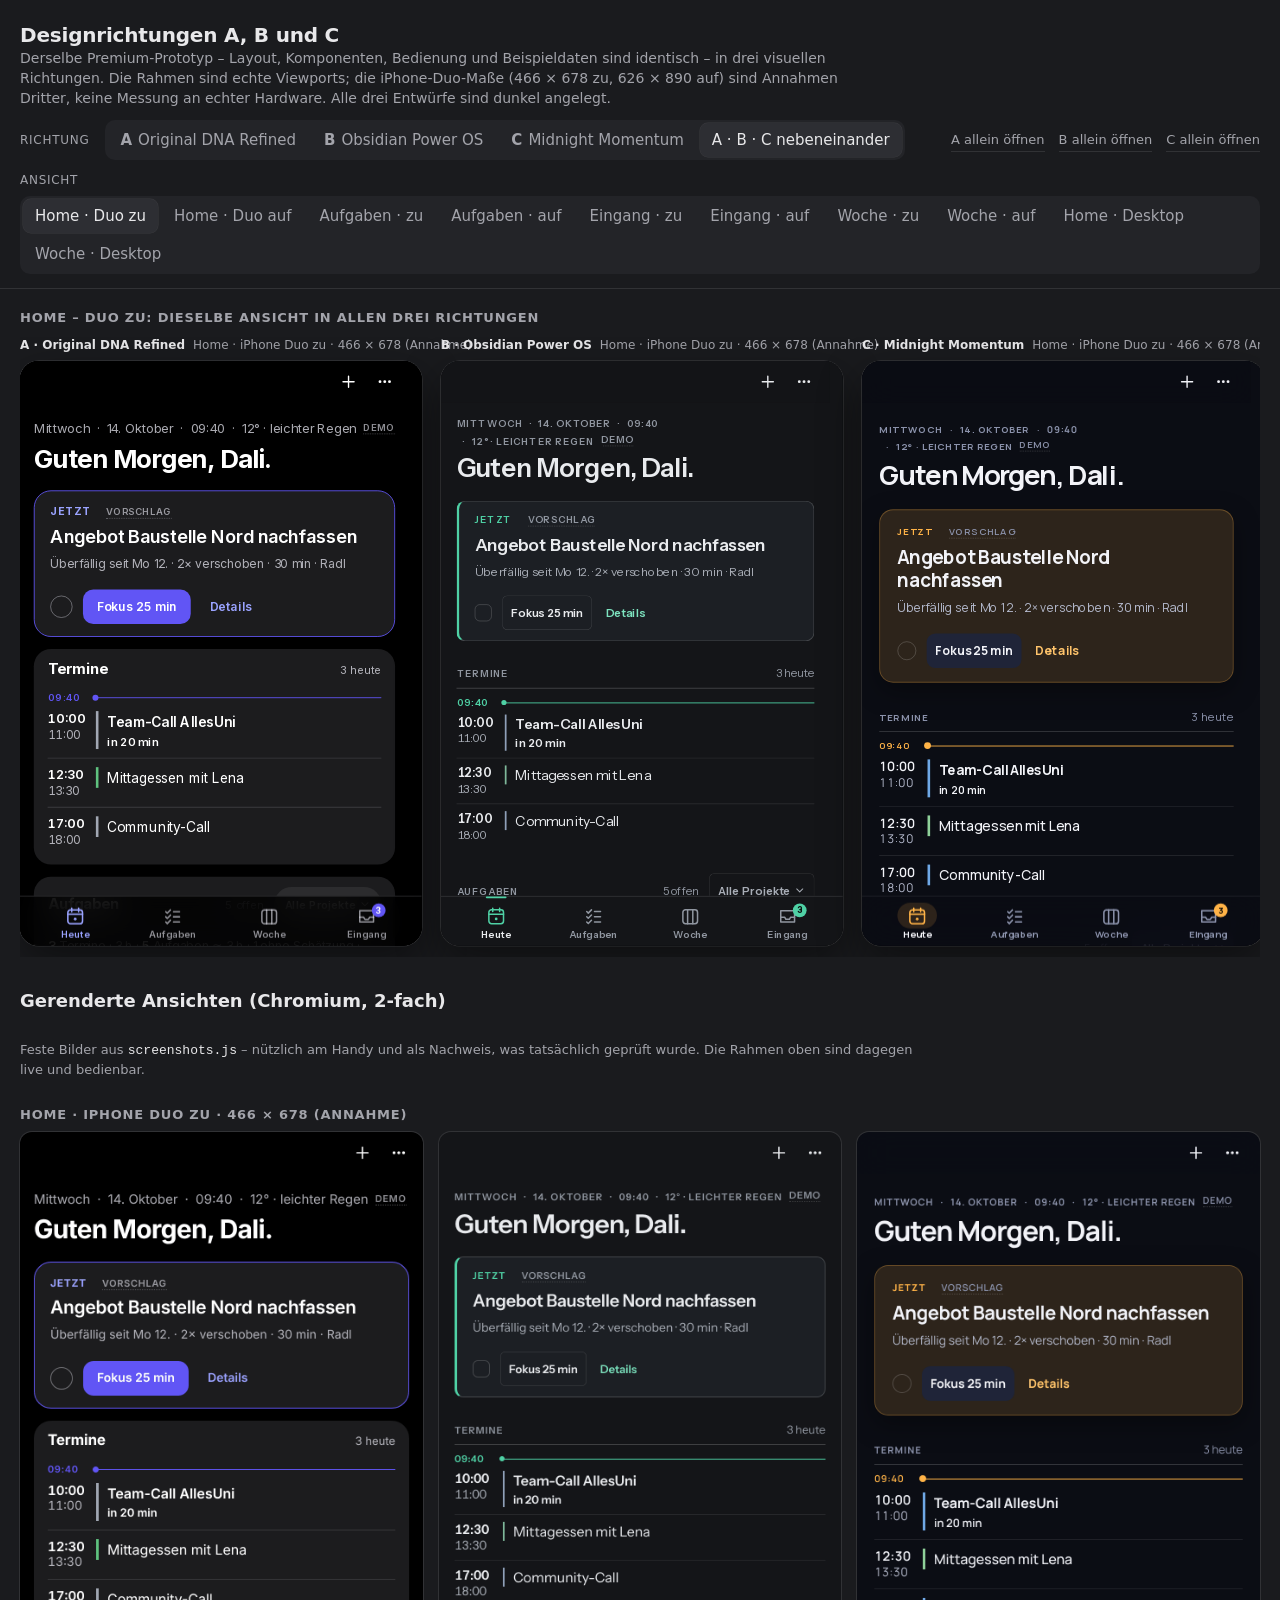
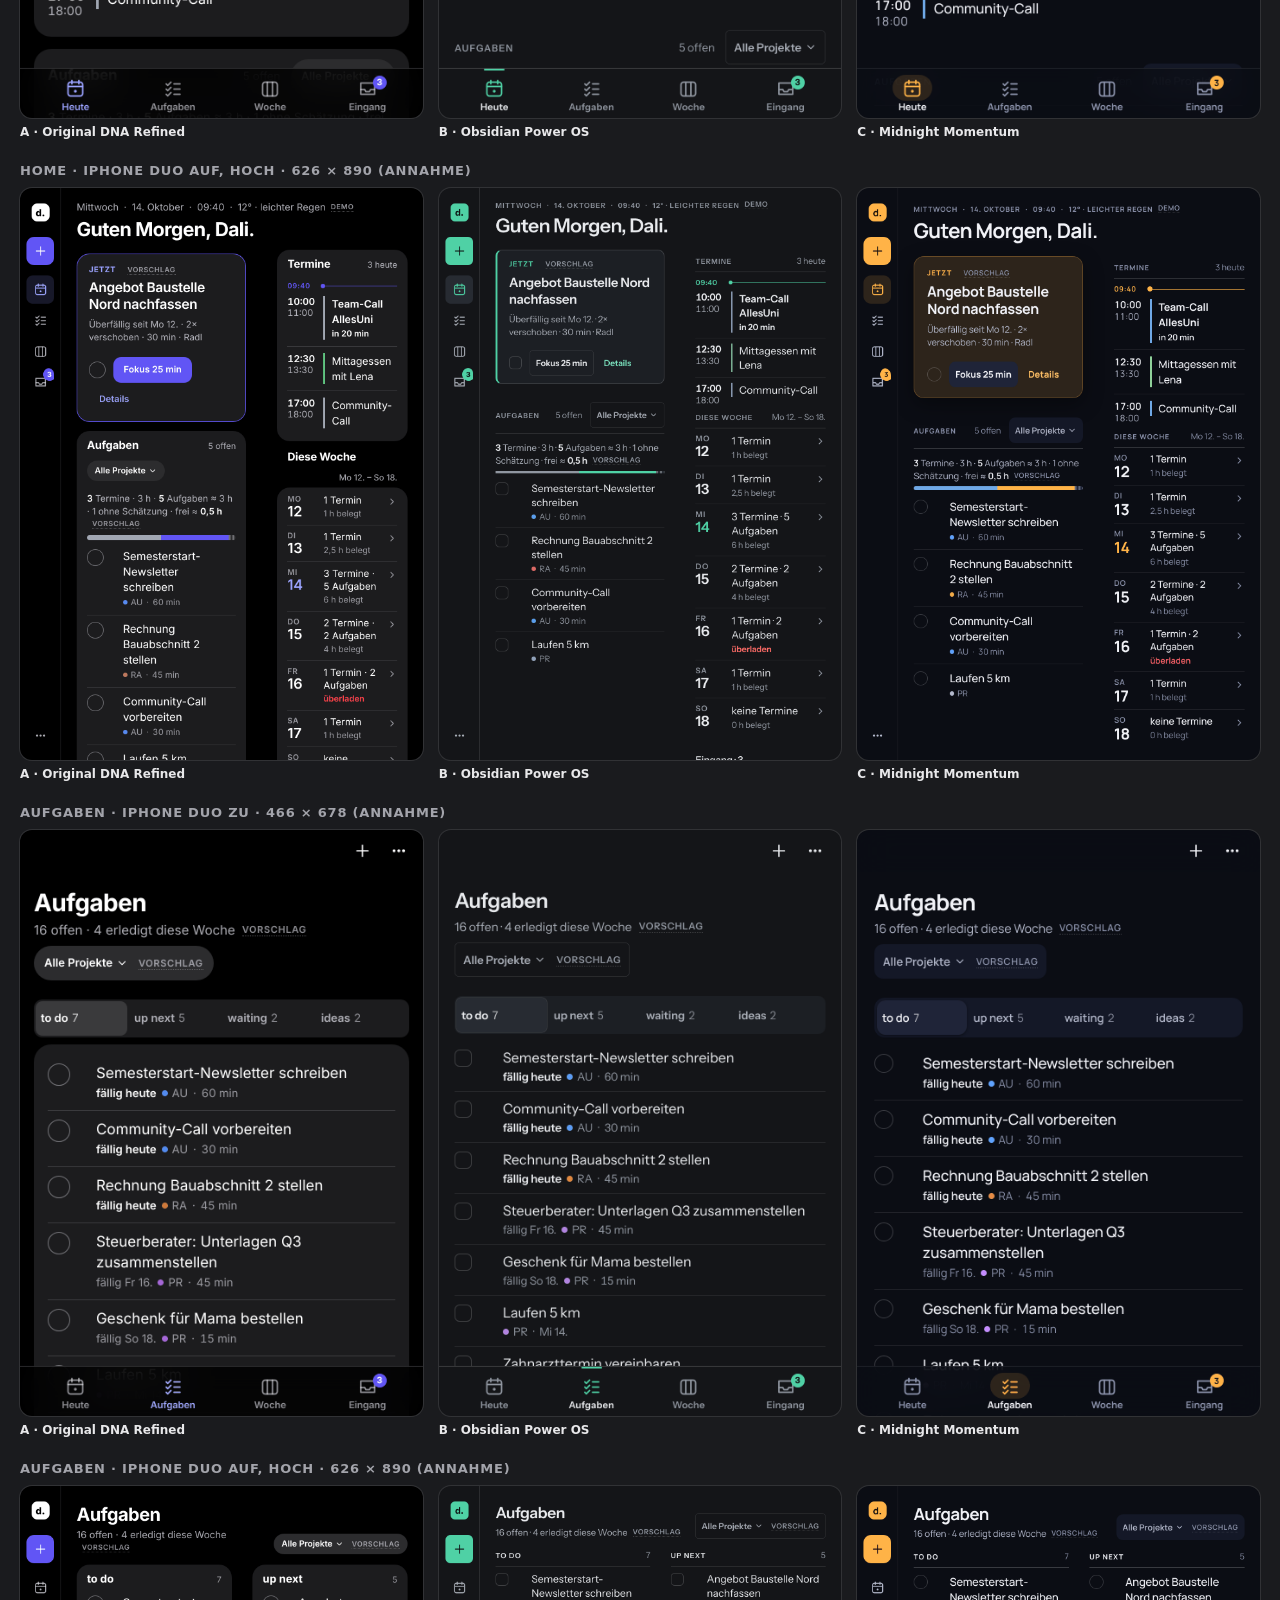
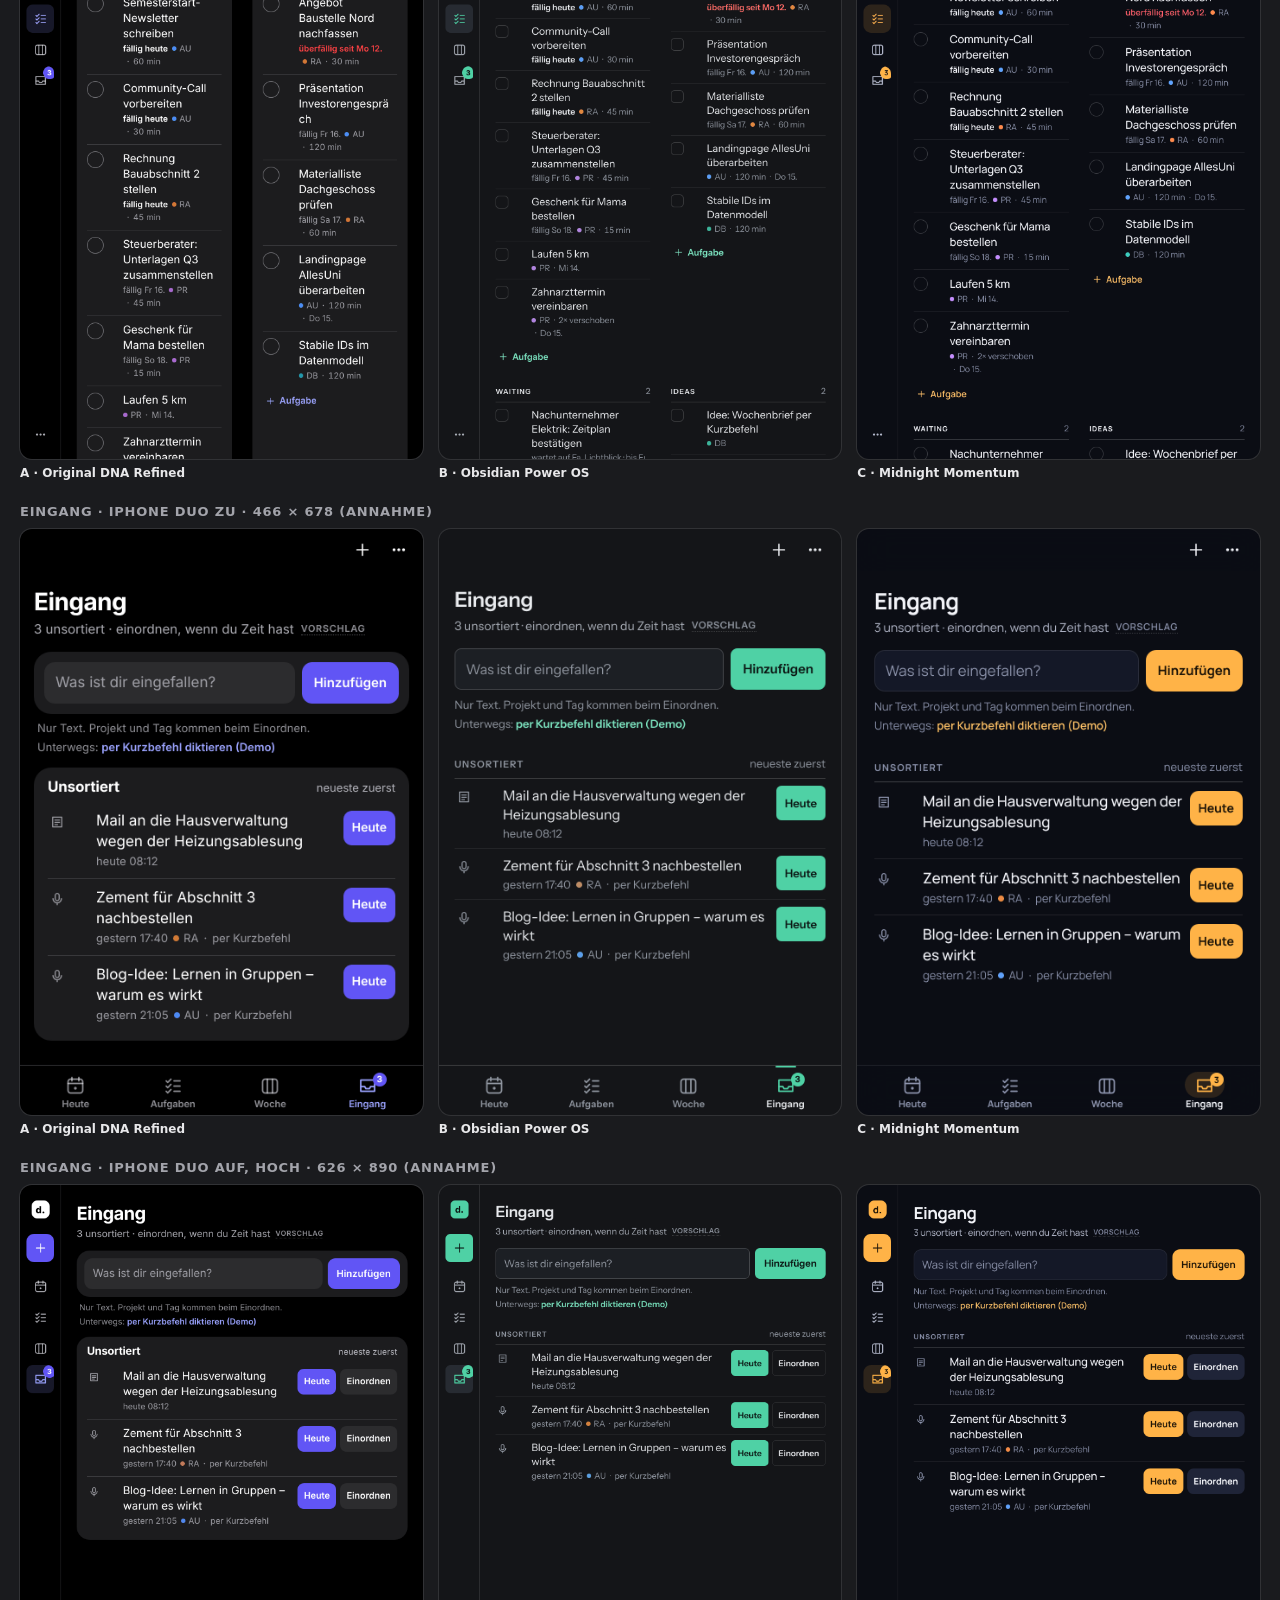
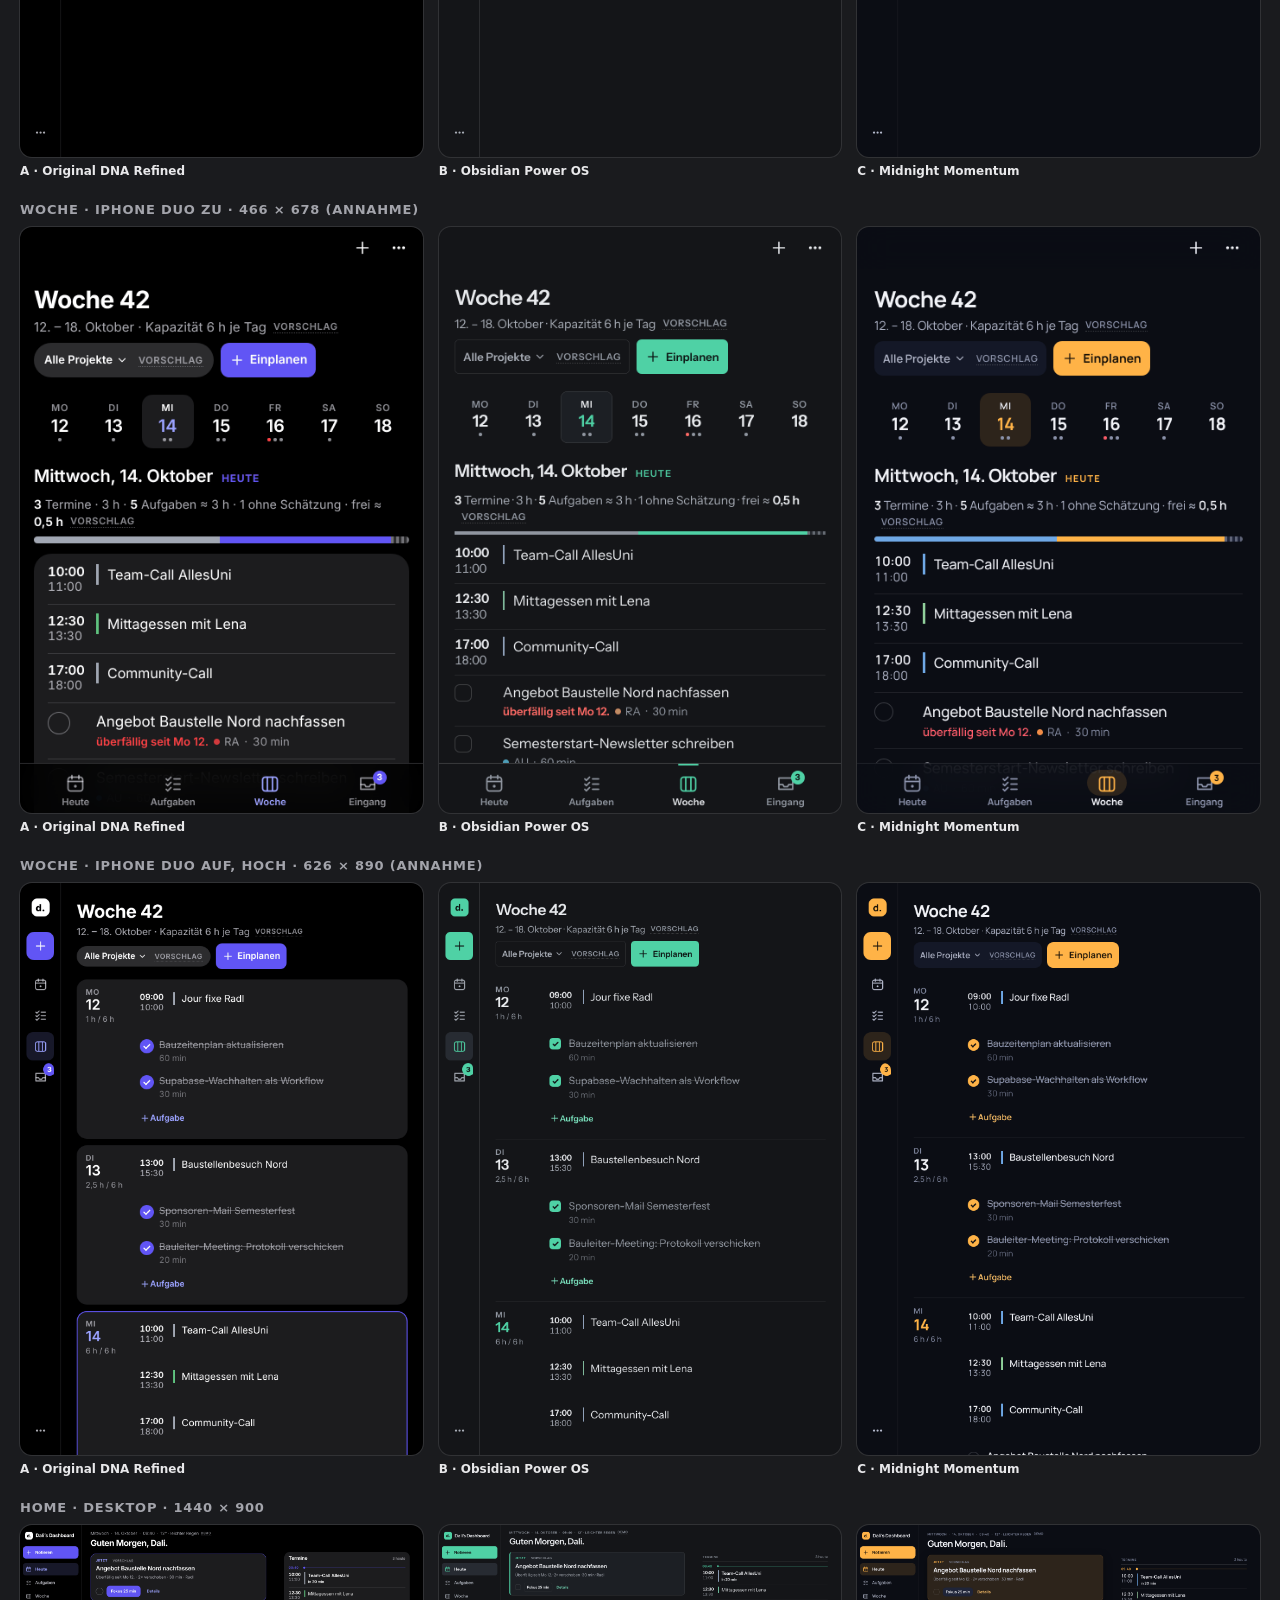
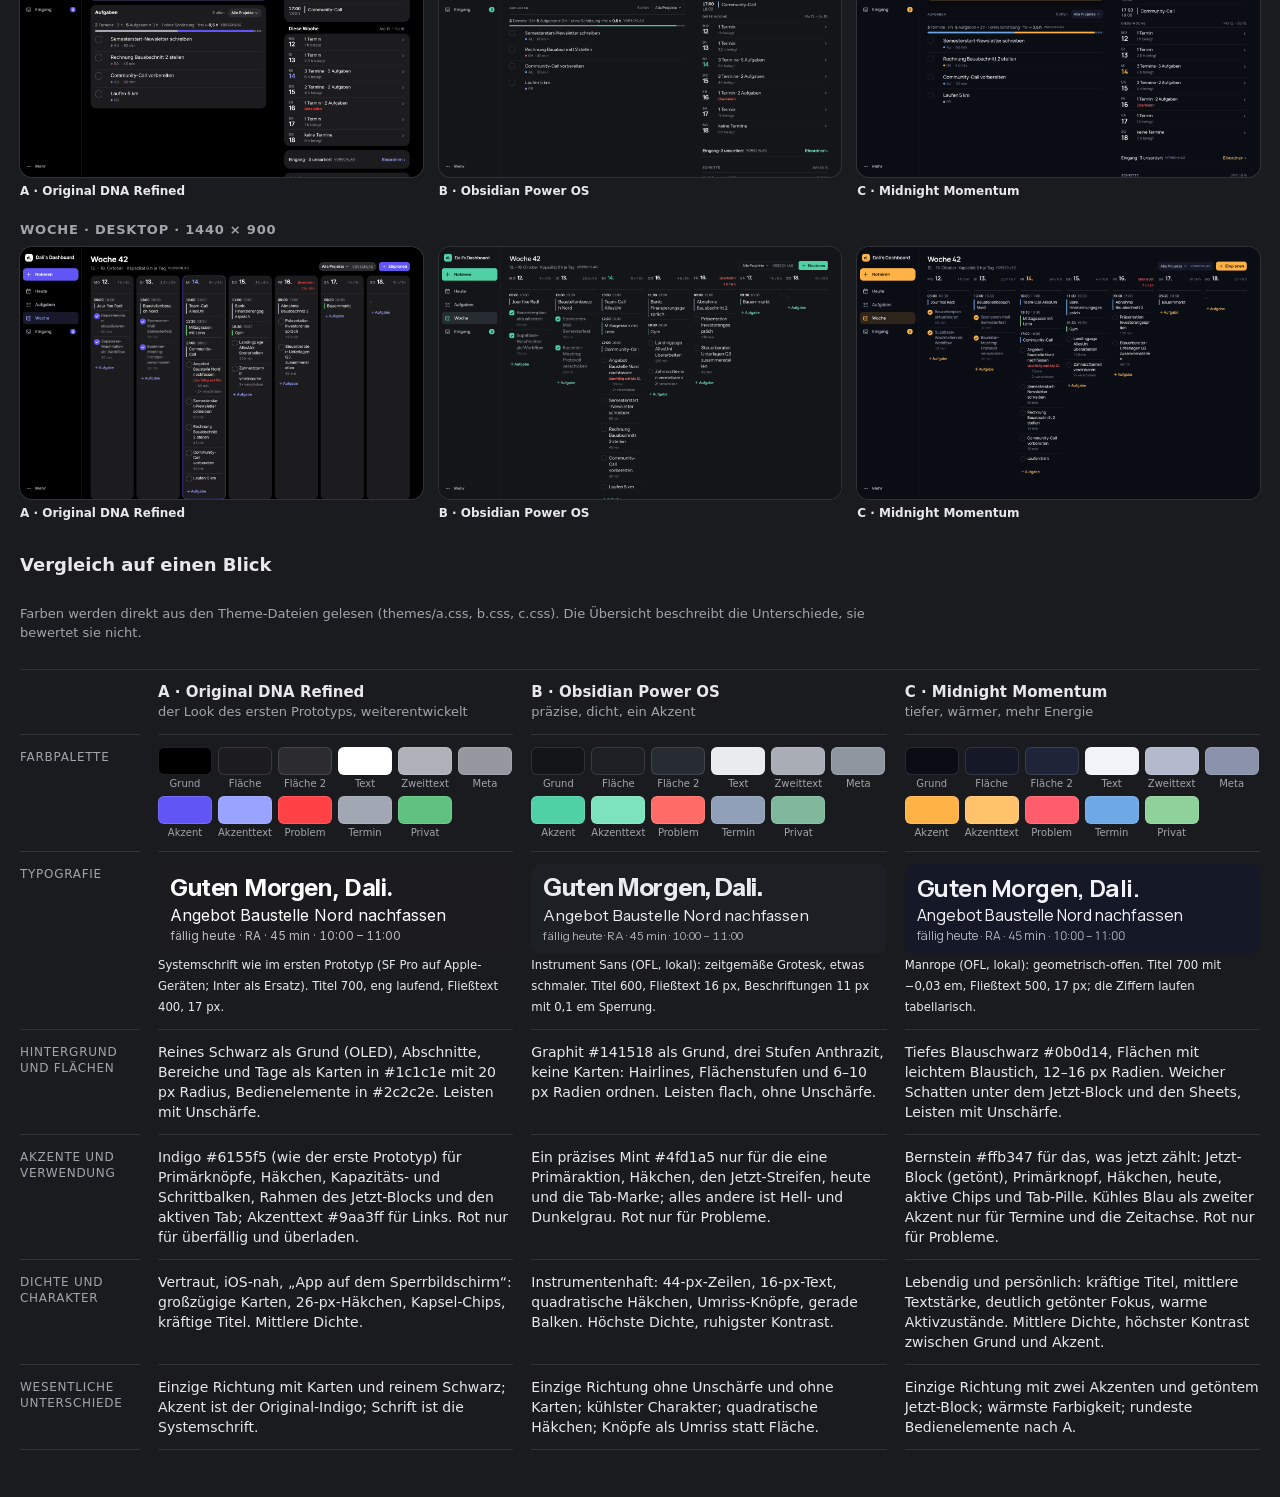
<file: concept/design-directions/index.html>
<!DOCTYPE html>
<html lang="de">
<head>
<meta charset="utf-8">
<meta name="viewport" content="width=device-width, initial-scale=1, viewport-fit=cover">
<meta name="color-scheme" content="dark">
<title>Designrichtungen A, B, C</title>
<!-- Designgalerie: zeigt denselben Premium-Prototyp (Layout, Komponenten, Bedienung, Beispieldaten) in drei
     Theme-Varianten. Die Rahmen sind echte Viewports (iframes) – die iPhone-Duo-Maße sind Annahmen,
     keine Messung an echter Hardware. Die Galerie selbst ist bewusst neutral gehalten. -->
<link rel="stylesheet" href="fonts.css">
<link rel="stylesheet" href="themes/a.css">
<link rel="stylesheet" href="themes/b.css">
<link rel="stylesheet" href="themes/c.css">
<style>
  :root { --g-bg: #1a1b1e; --g-bg-2: #232428; --g-bg-3: #2d2e33; --g-fg: #e8e8ea; --g-fg-2: #a3a4ab; --g-line: rgba(255, 255, 255, 0.1); --g-font: -apple-system, BlinkMacSystemFont, "SF Pro Text", system-ui, "Helvetica Neue", Arial, sans-serif; color-scheme: dark; }
  * { box-sizing: border-box; }
  html, body { margin: 0; background: var(--g-bg); color: var(--g-fg); font: 15px/22px var(--g-font); -webkit-font-smoothing: antialiased; }
  button { font: inherit; color: inherit; background: none; border: 0; padding: 0; cursor: pointer; }
  .g-head { padding: 22px max(20px, env(safe-area-inset-right, 0px)) 14px max(20px, env(safe-area-inset-left, 0px)); border-bottom: 0.5px solid var(--g-line); display: grid; gap: 12px; }
  .g-head h1 { margin: 0; font-size: 20px; line-height: 26px; font-weight: 600; letter-spacing: -0.01em; }
  .g-head p { margin: 0; color: var(--g-fg-2); font-size: 14px; line-height: 20px; max-width: 820px; }
  .g-row { display: flex; flex-wrap: wrap; gap: 8px 16px; align-items: center; }
  .g-row .k { font-size: 12px; line-height: 16px; letter-spacing: 0.06em; text-transform: uppercase; color: var(--g-fg-2); min-width: 64px; }
  .seg { display: inline-flex; flex-wrap: wrap; gap: 4px; padding: 3px; border-radius: 10px; background: var(--g-bg-2); }
  .seg button { min-height: 34px; padding: 0 12px; border-radius: 8px; color: var(--g-fg-2); font-weight: 500; white-space: nowrap; }
  .seg button[aria-pressed="true"] { background: var(--g-bg-3); color: var(--g-fg); box-shadow: 0 0 0 0.5px var(--g-line); }
  .seg button b { font-weight: 700; margin-right: 6px; }
  .g-links { margin-left: auto; display: flex; gap: 14px; font-size: 13px; }
  .g-links a { color: var(--g-fg-2); text-decoration: none; border-bottom: 1px solid var(--g-line); }
  .g-links a:hover { color: var(--g-fg); }
  .g-stage { padding: 20px max(20px, env(safe-area-inset-right, 0px)) 24px max(20px, env(safe-area-inset-left, 0px)); display: grid; gap: 28px; }
  .g-group { display: grid; gap: 10px; }
  .g-group h2 { margin: 0; font-size: 13px; line-height: 18px; font-weight: 600; letter-spacing: 0.06em; text-transform: uppercase; color: var(--g-fg-2); }
  .frames { display: flex; gap: 20px; align-items: flex-start; overflow: hidden; }
  .frame { flex: 0 0 auto; display: grid; gap: 8px; min-width: 0; margin: 0; }
  .frames.stack { flex-direction: column; }
  .frame figcaption { font-size: 12px; line-height: 16px; color: var(--g-fg-2); display: flex; flex-wrap: wrap; gap: 2px 8px; align-items: baseline; min-width: 0; }
  .frame figcaption b { color: var(--g-fg); font-weight: 600; }
  .shell { position: relative; overflow: hidden; border-radius: 22px; box-shadow: 0 0 0 1px rgba(255, 255, 255, 0.12), 0 20px 50px rgba(0, 0, 0, 0.45); background: #000; transform-origin: top left; }
  .shell iframe { display: block; border: 0; background: #000; }
  .frame.desk .shell { border-radius: 10px; }
  .g-note { font-size: 13px; line-height: 19px; color: var(--g-fg-2); max-width: 900px; }
  /* Vergleichsübersicht */
  .renders { padding: 8px max(20px, env(safe-area-inset-right, 0px)) 24px max(20px, env(safe-area-inset-left, 0px)); display: grid; gap: 14px; }
  .renders h2 { margin: 0; font-size: 18px; line-height: 24px; font-weight: 600; }
  .renders code { font-size: 13px; color: var(--g-fg); }
  .render-grid { display: grid; gap: 22px; }
  .render-row { display: grid; gap: 8px; }
  .render-row h3 { margin: 0; font-size: 13px; line-height: 18px; font-weight: 600; letter-spacing: 0.06em; text-transform: uppercase; color: var(--g-fg-2); }
  .render-row .imgs { display: grid; grid-template-columns: repeat(3, minmax(0, 1fr)); gap: 16px; align-items: start; }
  .render-row figure { margin: 0; display: grid; gap: 6px; min-width: 0; }
  .render-row img { width: 100%; height: auto; display: block; border-radius: 12px; box-shadow: 0 0 0 1px rgba(255, 255, 255, 0.1); background: #000; }
  .render-row figcaption { font-size: 12px; line-height: 16px; color: var(--g-fg-2); }
  .render-row figcaption b { color: var(--g-fg); }
  @media (max-width: 700px) { .render-row .imgs { grid-template-columns: 1fr; } }
  .cmp { padding: 8px max(20px, env(safe-area-inset-right, 0px)) 48px max(20px, env(safe-area-inset-left, 0px)); display: grid; gap: 14px; }
  .cmp h2 { margin: 0; font-size: 18px; line-height: 24px; font-weight: 600; }
  .cmp-grid { display: grid; grid-template-columns: 120px repeat(3, minmax(0, 1fr)); gap: 0 18px; border-top: 0.5px solid var(--g-line); }
  .cmp-grid > div { padding: 12px 0; border-bottom: 0.5px solid var(--g-line); min-width: 0; font-size: 14px; line-height: 20px; }
  .cmp-grid .rk { font-size: 12px; line-height: 16px; letter-spacing: 0.06em; text-transform: uppercase; color: var(--g-fg-2); padding-top: 14px; }
  .cmp-grid .vh { font-weight: 600; font-size: 15px; }
  .cmp-grid .vh span { display: block; font-weight: 400; color: var(--g-fg-2); font-size: 13px; }
  .sw { display: flex; flex-wrap: wrap; gap: 6px; }
  .sw i { display: grid; gap: 3px; justify-items: center; font-style: normal; font-size: 10px; line-height: 12px; color: var(--g-fg-2); width: 54px; }
  .sw i::before { content: ""; width: 54px; height: 28px; border-radius: 6px; background: var(--c); box-shadow: inset 0 0 0 1px rgba(255, 255, 255, 0.12); }
  .type-sample { display: grid; gap: 2px; padding: 10px 12px; border-radius: 10px; background: var(--s-bg); color: var(--s-fg); }
  .type-sample .t1 { font-weight: 700; font-size: 24px; line-height: 28px; letter-spacing: -0.02em; }
  .type-sample .t2 { font-size: 16px; line-height: 22px; }
  .type-sample .t3 { font-size: 12px; line-height: 16px; opacity: 0.7; font-variant-numeric: tabular-nums; }
  .type-sample small { display: block; font: 12px/16px var(--g-font); color: var(--g-fg-2); margin-top: 6px; }
  .type-a { font-family: -apple-system, BlinkMacSystemFont, "SF Pro Text", "SF Pro", "Inter", system-ui, sans-serif; }
  .type-b { font-family: "Instrument Sans", system-ui, sans-serif; }
  .type-c { font-family: "Manrope", system-ui, sans-serif; }
  @media (max-width: 900px) { .cmp-grid { grid-template-columns: 1fr; } .cmp-grid .rk { padding-bottom: 0; border-bottom: 0; } .g-links { margin-left: 0; } }
</style>
</head>
<body>
<header class="g-head">
  <div>
    <h1>Designrichtungen A, B und C</h1>
    <p>Derselbe Premium-Prototyp – Layout, Komponenten, Bedienung und Beispieldaten sind identisch – in drei visuellen Richtungen. Die Rahmen sind echte Viewports; die iPhone-Duo-Maße (466 × 678 zu, 626 × 890 auf) sind Annahmen Dritter, keine Messung an echter Hardware. Alle drei Entwürfe sind dunkel angelegt.</p>
  </div>
  <div class="g-row">
    <span class="k">Richtung</span>
    <div class="seg" id="variantSeg" role="group" aria-label="Richtung">
      <button type="button" data-variant="a" aria-pressed="false"><b>A</b>Original DNA Refined</button>
      <button type="button" data-variant="b" aria-pressed="false"><b>B</b>Obsidian Power OS</button>
      <button type="button" data-variant="c" aria-pressed="false"><b>C</b>Midnight Momentum</button>
      <button type="button" data-variant="all" aria-pressed="true">A · B · C nebeneinander</button>
    </div>
    <div class="g-links"><a href="a.html#home" target="_blank" rel="noopener">A allein öffnen</a><a href="b.html#home" target="_blank" rel="noopener">B allein öffnen</a><a href="c.html#home" target="_blank" rel="noopener">C allein öffnen</a></div>
  </div>
  <div class="g-row" id="viewRow">
    <span class="k">Ansicht</span>
    <div class="seg" id="viewSeg" role="group" aria-label="Ansicht"></div>
  </div>
</header>

<main class="g-stage" id="stage"></main>

<section class="renders" aria-label="Gerenderte Ansichten">
  <h2>Gerenderte Ansichten (Chromium, 2-fach)</h2>
  <p class="g-note">Feste Bilder aus <code>screenshots.js</code> – nützlich am Handy und als Nachweis, was tatsächlich geprüft wurde. Die Rahmen oben sind dagegen live und bedienbar.</p>
  <div id="renderGrid" class="render-grid"></div>
</section>

<section class="cmp" aria-label="Vergleichsübersicht">
  <h2>Vergleich auf einen Blick</h2>
  <p class="g-note">Farben werden direkt aus den Theme-Dateien gelesen (themes/a.css, b.css, c.css). Die Übersicht beschreibt die Unterschiede, sie bewertet sie nicht.</p>
  <div class="cmp-grid" id="cmp"></div>
</section>

<script>
(function () {
  'use strict';
  const BASE = window.DD_BASE || '';
  const VARIANTS = { a: 'Original DNA Refined', b: 'Obsidian Power OS', c: 'Midnight Momentum' };
  const VP = {
    closed: { w: 466, h: 678, label: 'iPhone Duo zu · 466 × 678 (Annahme)' },
    open: { w: 626, h: 890, label: 'iPhone Duo auf, hoch · 626 × 890 (Annahme)' },
    desk: { w: 1440, h: 900, label: 'Desktop · 1440 × 900' }
  };
  const VIEWS = [
    { id: 'home-closed', view: 'home', vp: 'closed', label: 'Home · Duo zu' },
    { id: 'home-open', view: 'home', vp: 'open', label: 'Home · Duo auf' },
    { id: 'tasks-closed', view: 'tasks', vp: 'closed', label: 'Aufgaben · zu' },
    { id: 'tasks-open', view: 'tasks', vp: 'open', label: 'Aufgaben · auf' },
    { id: 'inbox-closed', view: 'inbox', vp: 'closed', label: 'Eingang · zu' },
    { id: 'inbox-open', view: 'inbox', vp: 'open', label: 'Eingang · auf' },
    { id: 'week-closed', view: 'week', vp: 'closed', label: 'Woche · zu' },
    { id: 'week-open', view: 'week', vp: 'open', label: 'Woche · auf' },
    { id: 'home-desk', view: 'home', vp: 'desk', label: 'Home · Desktop' },
    { id: 'week-desk', view: 'week', vp: 'desk', label: 'Woche · Desktop' }
  ];
  const VIEW_NAMES = { home: 'Home', tasks: 'Aufgaben', inbox: 'Eingang', week: 'Woche' };
  let variant = 'all';
  let viewId = 'home-closed';
  try { variant = localStorage.getItem('dd-variant') || variant; viewId = localStorage.getItem('dd-view') || viewId; } catch (e) { /* ohne Speicher */ }
  if (!VARIANTS[variant] && variant !== 'all') variant = 'all';
  if (!VIEWS.some(v => v.id === viewId)) viewId = 'home-closed';

  const $ = s => document.querySelector(s);
  const stage = $('#stage');

  function frame(v, def) {
    const vp = VP[def.vp];
    return `<figure class="frame${def.vp === 'desk' ? ' desk' : ''}" data-w="${vp.w}" data-h="${vp.h}">
      <figcaption><b>${v.toUpperCase()} · ${VARIANTS[v]}</b><span>${VIEW_NAMES[def.view]} · ${vp.label}</span></figcaption>
      <div class="shell" style="width:${vp.w}px;height:${vp.h}px"><iframe title="Richtung ${v.toUpperCase()}: ${VIEW_NAMES[def.view]}, ${vp.label}" src="${BASE}${v}.html#${def.view}" width="${vp.w}" height="${vp.h}" loading="lazy"></iframe></div>
    </figure>`;
  }
  function render() {
    $('#variantSeg').querySelectorAll('button').forEach(b => b.setAttribute('aria-pressed', String(b.dataset.variant === variant)));
    $('#viewSeg').innerHTML = VIEWS.map(v => `<button type="button" data-view="${v.id}" aria-pressed="${v.id === viewId}">${v.label}</button>`).join('');
    $('#viewRow').style.display = variant === 'all' ? '' : 'none';
    if (variant === 'all') {
      const def = VIEWS.find(v => v.id === viewId);
      stage.innerHTML = `<div class="g-group"><h2>${def.label.replace(' · ', ' – ')}: dieselbe Ansicht in allen drei Richtungen</h2><div class="frames">${['a', 'b', 'c'].map(v => frame(v, def)).join('')}</div></div>`;
    } else {
      const groups = [
        { title: 'iPhone Duo zu (466 × 678, Annahme)', defs: VIEWS.filter(v => v.vp === 'closed') },
        { title: 'iPhone Duo auf, hoch (626 × 890, Annahme)', defs: VIEWS.filter(v => v.vp === 'open') },
        { title: 'Desktop (1440 × 900)', defs: VIEWS.filter(v => v.vp === 'desk') }
      ];
      stage.innerHTML = groups.map(g => `<div class="g-group"><h2>${VARIANTS[variant]} – ${g.title}</h2><div class="frames">${g.defs.map(d => frame(variant, d)).join('')}</div></div>`).join('');
    }
    fit();
  }
  // Rahmen verkleinern, bis eine Reihe in die Breite passt (echte Viewports bleiben erhalten)
  function fit() {
    document.querySelectorAll('.frames').forEach(row => {
      const frames = Array.from(row.querySelectorAll('.frame'));
      const gap = 20;
      const avail = row.clientWidth;
      const need = frames.reduce((s, f) => s + Number(f.dataset.w), 0) + gap * (frames.length - 1);
      // Schmale Fenster (Handy, Duo zu): Rahmen untereinander, jeder so groß wie möglich
      const stack = avail < 700 && frames.length > 1;
      row.classList.toggle('stack', stack);
      frames.forEach(f => {
        const w = Number(f.dataset.w), h = Number(f.dataset.h);
        const scale = Math.min(1, stack ? avail / w : avail / need);
        const shell = f.querySelector('.shell');
        shell.style.transform = `scale(${scale})`;
        f.style.width = `${Math.floor(w * scale)}px`;
        f.style.height = `${Math.floor(h * scale) + 36}px`;
      });
    });
  }
  $('#variantSeg').addEventListener('click', e => { const b = e.target.closest('button'); if (!b) return; variant = b.dataset.variant; try { localStorage.setItem('dd-variant', variant); } catch (err) { /* egal */ } render(); });
  $('#viewSeg').addEventListener('click', e => { const b = e.target.closest('button'); if (!b) return; viewId = b.dataset.view; try { localStorage.setItem('dd-view', viewId); } catch (err) { /* egal */ } render(); });
  window.addEventListener('resize', fit);

  // Vergleichsübersicht: Farben aus den Theme-Dateien lesen
  function tokens(v) {
    const root = document.documentElement;
    root.dataset.variant = v;
    const cs = getComputedStyle(root);
    const get = n => cs.getPropertyValue(n).trim();
    const t = { paper: get('--paper'), paper2: get('--paper-2'), paper3: get('--paper-3'), ink: get('--ink'), ink2: get('--ink-2'), ink3: get('--ink-3'), accent: get('--accent'), accentInk: get('--accent-ink'), danger: get('--danger'), calWork: get('--cal-work'), calPersonal: get('--cal-personal') };
    delete root.dataset.variant;
    return t;
  }
  const T = { a: tokens('a'), b: tokens('b'), c: tokens('c') };
  const sw = (t) => `<div class="sw">${[['Grund', t.paper], ['Fläche', t.paper2], ['Fläche 2', t.paper3], ['Text', t.ink], ['Zweittext', t.ink2], ['Meta', t.ink3], ['Akzent', t.accent], ['Akzenttext', t.accentInk], ['Problem', t.danger], ['Termin', t.calWork], ['Privat', t.calPersonal]].map(([n, c]) => `<i style="--c:${c}">${n}</i>`).join('')}</div>`;
  const rows = [
    ['', ['<div class="vh">A · Original DNA Refined<span>der Look des ersten Prototyps, weiterentwickelt</span></div>', '<div class="vh">B · Obsidian Power OS<span>präzise, dicht, ein Akzent</span></div>', '<div class="vh">C · Midnight Momentum<span>tiefer, wärmer, mehr Energie</span></div>']],
    ['Farbpalette', [sw(T.a), sw(T.b), sw(T.c)]],
    ['Typografie', [
      `<div class="type-sample type-a" style="--s-bg:${T.a.paper2};--s-fg:${T.a.ink}"><div class="t1">Guten Morgen, Dali.</div><div class="t2">Angebot Baustelle Nord nachfassen</div><div class="t3">fällig heute · RA · 45 min · 10:00 – 11:00</div></div><small>Systemschrift wie im ersten Prototyp (SF Pro auf Apple-Geräten; Inter als Ersatz). Titel 700, eng laufend, Fließtext 400, 17 px.</small>`,
      `<div class="type-sample type-b" style="--s-bg:${T.b.paper2};--s-fg:${T.b.ink}"><div class="t1">Guten Morgen, Dali.</div><div class="t2">Angebot Baustelle Nord nachfassen</div><div class="t3">fällig heute · RA · 45 min · 10:00 – 11:00</div></div><small>Instrument Sans (OFL, lokal): zeitgemäße Grotesk, etwas schmaler. Titel 600, Fließtext 16 px, Beschriftungen 11 px mit 0,1 em Sperrung.</small>`,
      `<div class="type-sample type-c" style="--s-bg:${T.c.paper2};--s-fg:${T.c.ink}"><div class="t1">Guten Morgen, Dali.</div><div class="t2">Angebot Baustelle Nord nachfassen</div><div class="t3">fällig heute · RA · 45 min · 10:00 – 11:00</div></div><small>Manrope (OFL, lokal): geometrisch-offen. Titel 700 mit −0,03 em, Fließtext 500, 17 px; die Ziffern laufen tabellarisch.</small>`
    ]],
    ['Hintergrund und Flächen', ['Reines Schwarz als Grund (OLED), Abschnitte, Bereiche und Tage als Karten in #1c1c1e mit 20 px Radius, Bedienelemente in #2c2c2e. Leisten mit Unschärfe.', 'Graphit #141518 als Grund, drei Stufen Anthrazit, keine Karten: Hairlines, Flächenstufen und 6–10 px Radien ordnen. Leisten flach, ohne Unschärfe.', 'Tiefes Blauschwarz #0b0d14, Flächen mit leichtem Blaustich, 12–16 px Radien. Weicher Schatten unter dem Jetzt-Block und den Sheets, Leisten mit Unschärfe.']],
    ['Akzente und Verwendung', ['Indigo #6155f5 (wie der erste Prototyp) für Primärknöpfe, Häkchen, Kapazitäts- und Schrittbalken, Rahmen des Jetzt-Blocks und den aktiven Tab; Akzenttext #9aa3ff für Links. Rot nur für überfällig und überladen.', 'Ein präzises Mint #4fd1a5 nur für die eine Primäraktion, Häkchen, den Jetzt-Streifen, heute und die Tab-Marke; alles andere ist Hell- und Dunkelgrau. Rot nur für Probleme.', 'Bernstein #ffb347 für das, was jetzt zählt: Jetzt-Block (getönt), Primärknopf, Häkchen, heute, aktive Chips und Tab-Pille. Kühles Blau als zweiter Akzent nur für Termine und die Zeitachse. Rot nur für Probleme.']],
    ['Dichte und Charakter', ['Vertraut, iOS-nah, „App auf dem Sperrbildschirm“: großzügige Karten, 26-px-Häkchen, Kapsel-Chips, kräftige Titel. Mittlere Dichte.', 'Instrumentenhaft: 44-px-Zeilen, 16-px-Text, quadratische Häkchen, Umriss-Knöpfe, gerade Balken. Höchste Dichte, ruhigster Kontrast.', 'Lebendig und persönlich: kräftige Titel, mittlere Textstärke, deutlich getönter Fokus, warme Aktivzustände. Mittlere Dichte, höchster Kontrast zwischen Grund und Akzent.']],
    ['Wesentliche Unterschiede', ['Einzige Richtung mit Karten und reinem Schwarz; Akzent ist der Original-Indigo; Schrift ist die Systemschrift.', 'Einzige Richtung ohne Unschärfe und ohne Karten; kühlster Charakter; quadratische Häkchen; Knöpfe als Umriss statt Fläche.', 'Einzige Richtung mit zwei Akzenten und getöntem Jetzt-Block; wärmste Farbigkeit; rundeste Bedienelemente nach A.']]
  ];
  $('#cmp').innerHTML = rows.map(([k, cells]) => `<div class="rk">${k}</div>${cells.map(c => `<div>${c}</div>`).join('')}`).join('');
  // Gerenderte Ansichten (Dateien in renders/, erzeugt von screenshots.js)
  const RBASE = window.DD_RBASE || 'renders/';
  const RVIEWS = [['home', 'duo-closed'], ['home', 'duo-open'], ['tasks', 'duo-closed'], ['tasks', 'duo-open'], ['inbox', 'duo-closed'], ['inbox', 'duo-open'], ['week', 'duo-closed'], ['week', 'duo-open'], ['home', 'desk'], ['week', 'desk']];
  const VPL = { 'duo-closed': 'iPhone Duo zu · 466 × 678 (Annahme)', 'duo-open': 'iPhone Duo auf, hoch · 626 × 890 (Annahme)', 'desk': 'Desktop · 1440 × 900' };
  $('#renderGrid').innerHTML = RVIEWS.map(([view, vp]) => `<div class="render-row"><h3>${VIEW_NAMES[view]} · ${VPL[vp]}</h3><div class="imgs">${['a', 'b', 'c'].map(v => `<figure><img src="${RBASE}${v}-${view}-${vp}.png" alt="Richtung ${v.toUpperCase()}: ${VIEW_NAMES[view]}, ${VPL[vp]}" loading="lazy"><figcaption><b>${v.toUpperCase()} · ${VARIANTS[v]}</b></figcaption></figure>`).join('')}</div></div>`).join('');
  render();
})();
</script>
</body>
</html>
</file>
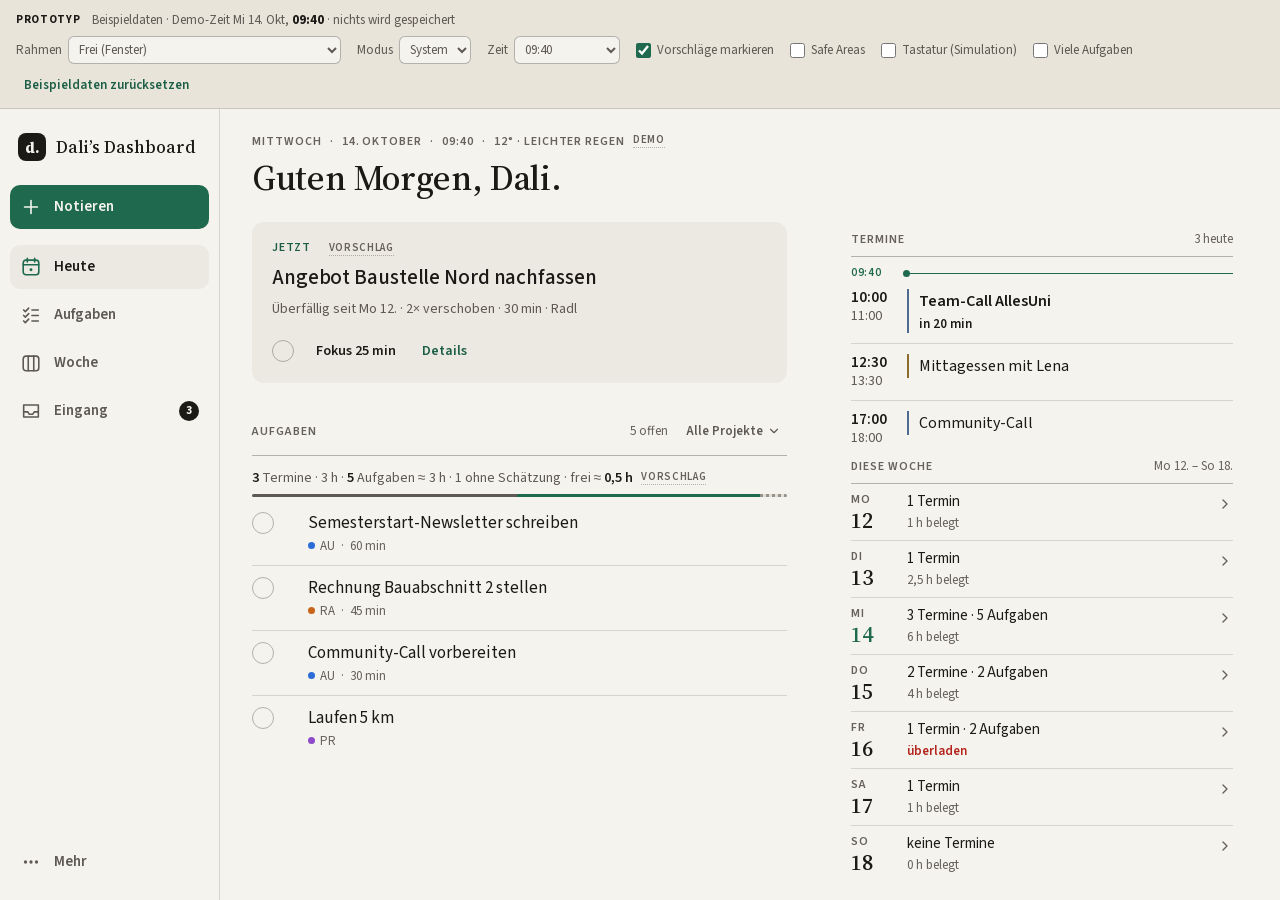
<file: concept/prototype-premium/index.html>
<!DOCTYPE html>
<html lang="de">
<head>
<meta charset="utf-8">
<meta name="viewport" content="width=device-width, initial-scale=1, viewport-fit=cover">
<meta name="color-scheme" content="light dark">
<title>Dali’s Dashboard – Premium-Prototyp</title>
<link rel="stylesheet" href="styles.css">
</head>
<body>
<!-- Premium-Prototyp (Design-Exploration): Beispieldaten im Browser, keine Verbindung zu Supabase,
     keine Anmeldung, keine Änderung an der produktiven App. -->
<header class="proto" id="proto" aria-label="Prototyp-Leiste">
  <div class="proto-row">
    <span class="proto-mark">Prototyp</span>
    <span class="proto-note">Beispieldaten · Demo-Zeit Mi 14. Okt, <b id="protoClock">09:40</b> · nichts wird gespeichert</span>
    <button type="button" class="proto-toggle" id="protoToggle" aria-expanded="false" aria-controls="protoCtl">Einstellungen</button>
  </div>
  <div class="proto-ctl" id="protoCtl">
    <label>Rahmen
      <select id="frameSel">
        <option value="free">Frei (Fenster)</option>
        <option value="duo-closed">iPhone Duo zu · 466 × 678 (Annahme)</option>
        <option value="duo-open">iPhone Duo auf, hoch · 626 × 890 (Annahme)</option>
        <option value="duo-open-land">iPhone Duo auf, quer · 890 × 626 (Annahme)</option>
        <option value="phone">iPhone · 393 × 852</option>
        <option value="ipad">iPad hoch · 820 × 1180</option>
        <option value="ipad-land">iPad quer · 1180 × 820</option>
      </select>
    </label>
    <label>Modus
      <select id="themeSel">
        <option value="">System</option>
        <option value="light">Hell</option>
        <option value="dark">Dunkel</option>
      </select>
    </label>
    <label>Zeit
      <select id="timeSel">
        <option value="morning">09:40</option>
        <option value="evening">18:30 (Abend)</option>
      </select>
    </label>
    <label class="chk"><input type="checkbox" id="propToggle" checked> Vorschläge markieren</label>
    <label class="chk"><input type="checkbox" id="safeToggle"> Safe Areas</label>
    <label class="chk"><input type="checkbox" id="kbdToggle"> Tastatur (Simulation)</label>
    <label class="chk"><input type="checkbox" id="stressToggle"> Viele Aufgaben</label>
    <button type="button" id="resetBtn">Beispieldaten zurücksetzen</button>
  </div>
</header>

<div class="stage" id="stage" data-frame="free">
  <div class="app" id="app">
    <nav class="rail" id="rail" aria-label="Bereiche"></nav>
    <div class="main" id="main">
      <header class="topbar" id="topbar"></header>
      <main class="view" id="view"></main>
    </div>
    <nav class="tabbar" id="tabbar" aria-label="Bereiche"></nav>
    <div class="layer" id="layer"></div>
    <div class="kbd" id="kbd" aria-hidden="true"><span>Tastatur (Simulation)</span></div>
  </div>
</div>

<script src="data.js"></script>
<script src="app.js"></script>
</body>
</html>
</file>
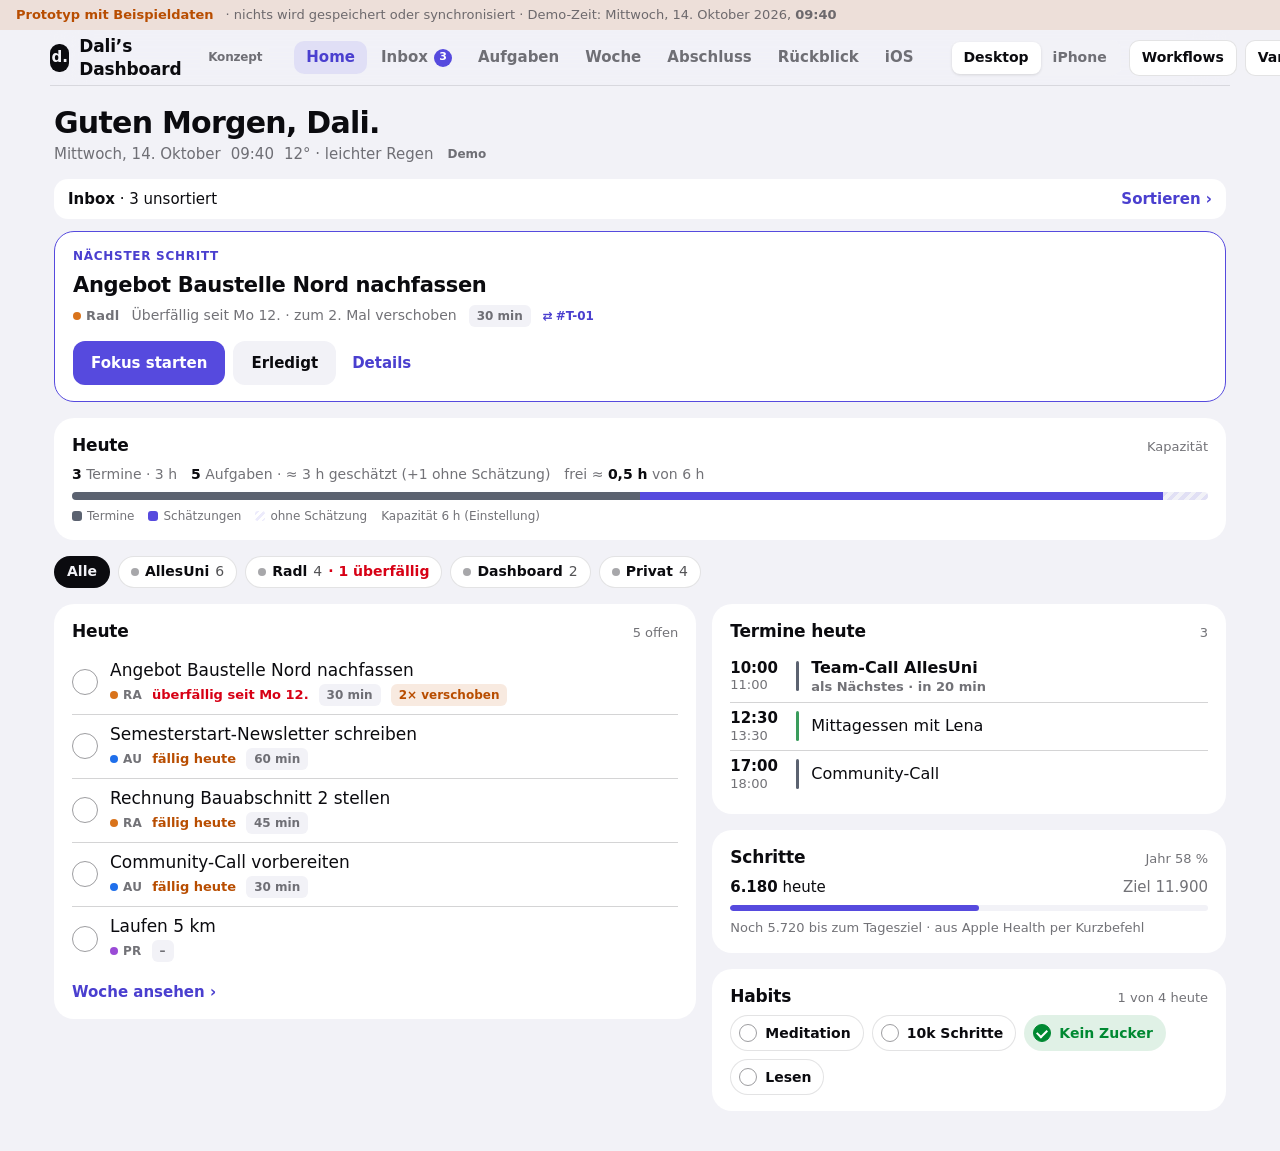
<file: concept/prototype/index.html>
<!DOCTYPE html>
<html lang="de">
<head>
<meta charset="utf-8">
<meta name="viewport" content="width=device-width, initial-scale=1, viewport-fit=cover">
<title>Dali’s Dashboard Konzept</title>
<link rel="stylesheet" href="styles.css">
</head>
<body>
<!-- Konzept-Prototyp: Beispieldaten im Browser, keine Verbindung zu Supabase, keine Anmeldung. -->
<div class="demo-banner" role="note">Prototyp mit Beispieldaten <span>· nichts wird gespeichert oder synchronisiert · Demo-Zeit: Mittwoch, 14. Oktober 2026, <b id="demoClock">09:40</b></span></div>
<div class="stage" id="stage" lang="de">
  <div class="app" id="app">
    <div class="scroller" id="scroller">
      <header class="topbar">
        <div class="brand"><span class="brand-mark" aria-hidden="true">d.</span><span>Dali’s Dashboard</span><span class="tag">Konzept</span></div>
        <nav class="nav" id="nav" aria-label="Bereiche"></nav>
        <div class="topbar-right">
          <div class="seg" id="deviceSeg" role="group" aria-label="Darstellung">
            <button type="button" data-device="desktop" aria-pressed="true">Desktop</button>
            <button type="button" data-device="phone" aria-pressed="false">iPhone</button>
          </div>
          <button type="button" class="icon-btn" id="btnWorkflows" data-action="open-workflows">Workflows</button>
          <button type="button" class="icon-btn" id="btnVariants" data-action="open-panel">Varianten</button>
        </div>
      </header>
      <main class="view" id="view"></main>
    </div>
    <nav class="tabbar" id="tabbar" aria-label="Bereiche"></nav>
    <div id="layer"></div>
  </div>
</div>
<script src="app.js"></script>
</body>
</html>
</file>
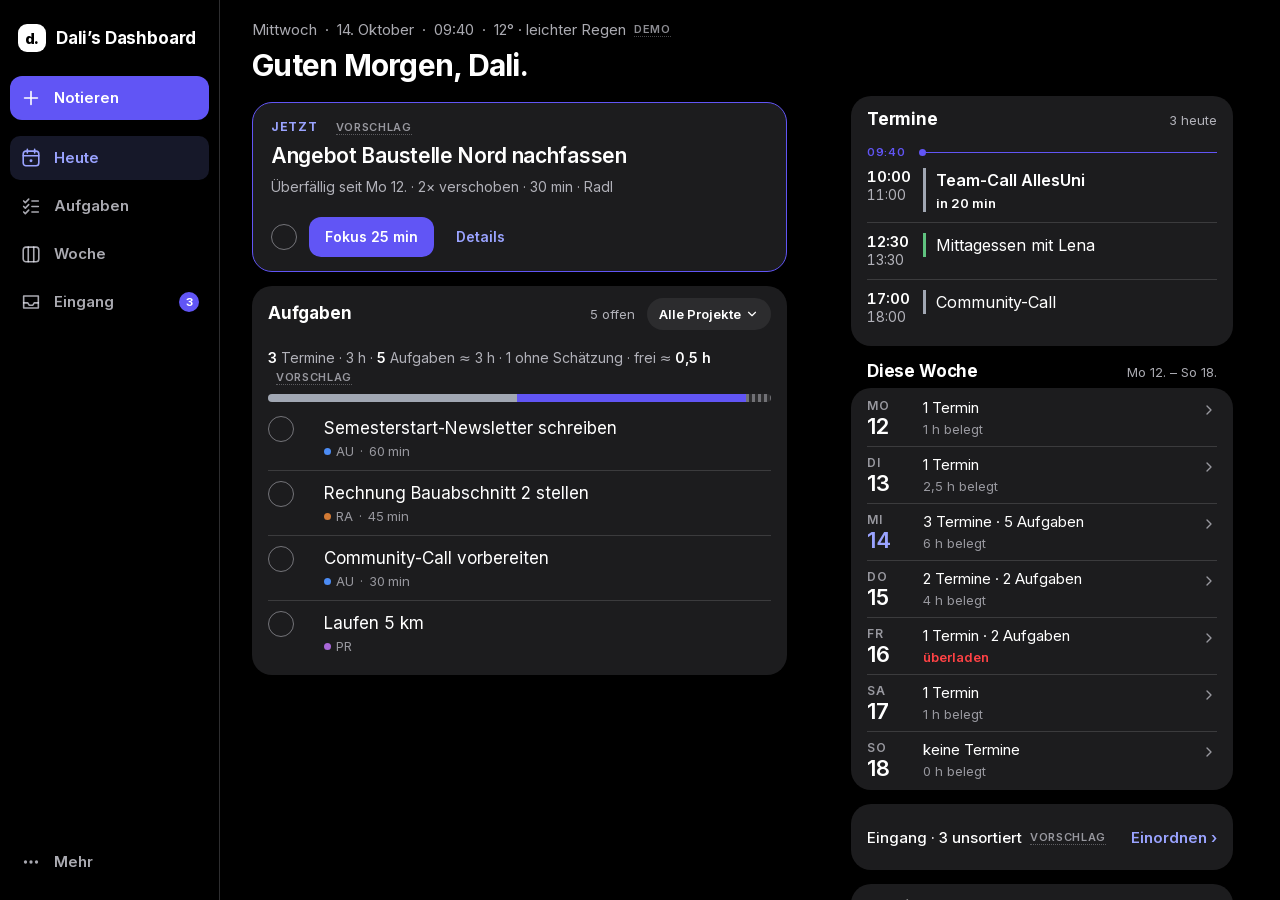
<file: concept/design-directions/a.html>
<!DOCTYPE html>
<html lang="de" data-variant="a" data-bare="">
<head>
<meta charset="utf-8">
<meta name="viewport" content="width=device-width, initial-scale=1, viewport-fit=cover">
<meta name="color-scheme" content="dark">
<title>Designrichtung A – Original DNA Refined</title>
<!-- Designstudie: derselbe Premium-Prototyp (Layout, Komponenten, Bedienung, Beispieldaten), nur mit einem
     anderen Theme. Es wird nichts am Prototyp selbst geändert; styles.css, data.js und app.js kommen aus
     ../prototype-premium/. Keine Verbindung zu Supabase, keine Anmeldung, keine produktiven Daten. -->
<link rel="stylesheet" href="../prototype-premium/styles.css">
<link rel="stylesheet" href="fonts.css">
<link rel="stylesheet" href="themes/a.css">
<style>html[data-bare] .proto { display: none; }</style>
</head>
<body>
<!-- Premium-Prototyp (Design-Exploration): Beispieldaten im Browser, keine Verbindung zu Supabase,
     keine Anmeldung, keine Änderung an der produktiven App. -->
<header class="proto" id="proto" aria-label="Prototyp-Leiste">
  <div class="proto-row">
    <span class="proto-mark">Prototyp</span>
    <span class="proto-note">Beispieldaten · Demo-Zeit Mi 14. Okt, <b id="protoClock">09:40</b> · nichts wird gespeichert</span>
    <button type="button" class="proto-toggle" id="protoToggle" aria-expanded="false" aria-controls="protoCtl">Einstellungen</button>
  </div>
  <div class="proto-ctl" id="protoCtl">
    <label>Rahmen
      <select id="frameSel">
        <option value="free">Frei (Fenster)</option>
        <option value="duo-closed">iPhone Duo zu · 466 × 678 (Annahme)</option>
        <option value="duo-open">iPhone Duo auf, hoch · 626 × 890 (Annahme)</option>
        <option value="duo-open-land">iPhone Duo auf, quer · 890 × 626 (Annahme)</option>
        <option value="phone">iPhone · 393 × 852</option>
        <option value="ipad">iPad hoch · 820 × 1180</option>
        <option value="ipad-land">iPad quer · 1180 × 820</option>
      </select>
    </label>
    <label>Modus
      <select id="themeSel">
        <option value="">System</option>
        <option value="light">Hell</option>
        <option value="dark">Dunkel</option>
      </select>
    </label>
    <label>Zeit
      <select id="timeSel">
        <option value="morning">09:40</option>
        <option value="evening">18:30 (Abend)</option>
      </select>
    </label>
    <label class="chk"><input type="checkbox" id="propToggle" checked> Vorschläge markieren</label>
    <label class="chk"><input type="checkbox" id="safeToggle"> Safe Areas</label>
    <label class="chk"><input type="checkbox" id="kbdToggle"> Tastatur (Simulation)</label>
    <label class="chk"><input type="checkbox" id="stressToggle"> Viele Aufgaben</label>
    <button type="button" id="resetBtn">Beispieldaten zurücksetzen</button>
  </div>
</header>

<div class="stage" id="stage" data-frame="free">
  <div class="app" id="app">
    <nav class="rail" id="rail" aria-label="Bereiche"></nav>
    <div class="main" id="main">
      <header class="topbar" id="topbar"></header>
      <main class="view" id="view"></main>
    </div>
    <nav class="tabbar" id="tabbar" aria-label="Bereiche"></nav>
    <div class="layer" id="layer"></div>
    <div class="kbd" id="kbd" aria-hidden="true"><span>Tastatur (Simulation)</span></div>
  </div>
</div>


<script src="../prototype-premium/data.js"></script>
<script src="../prototype-premium/app.js"></script>
<script>
  // Designstudie: immer das freie Fenster (kein Geräterahmen aus gespeicherten Einstellungen), Vorschlagsmarken sichtbar
  document.getElementById('stage').dataset.frame = 'free';
  document.documentElement.style.setProperty('--proto-h', '0px');
</script>
</body>
</html>
</file>
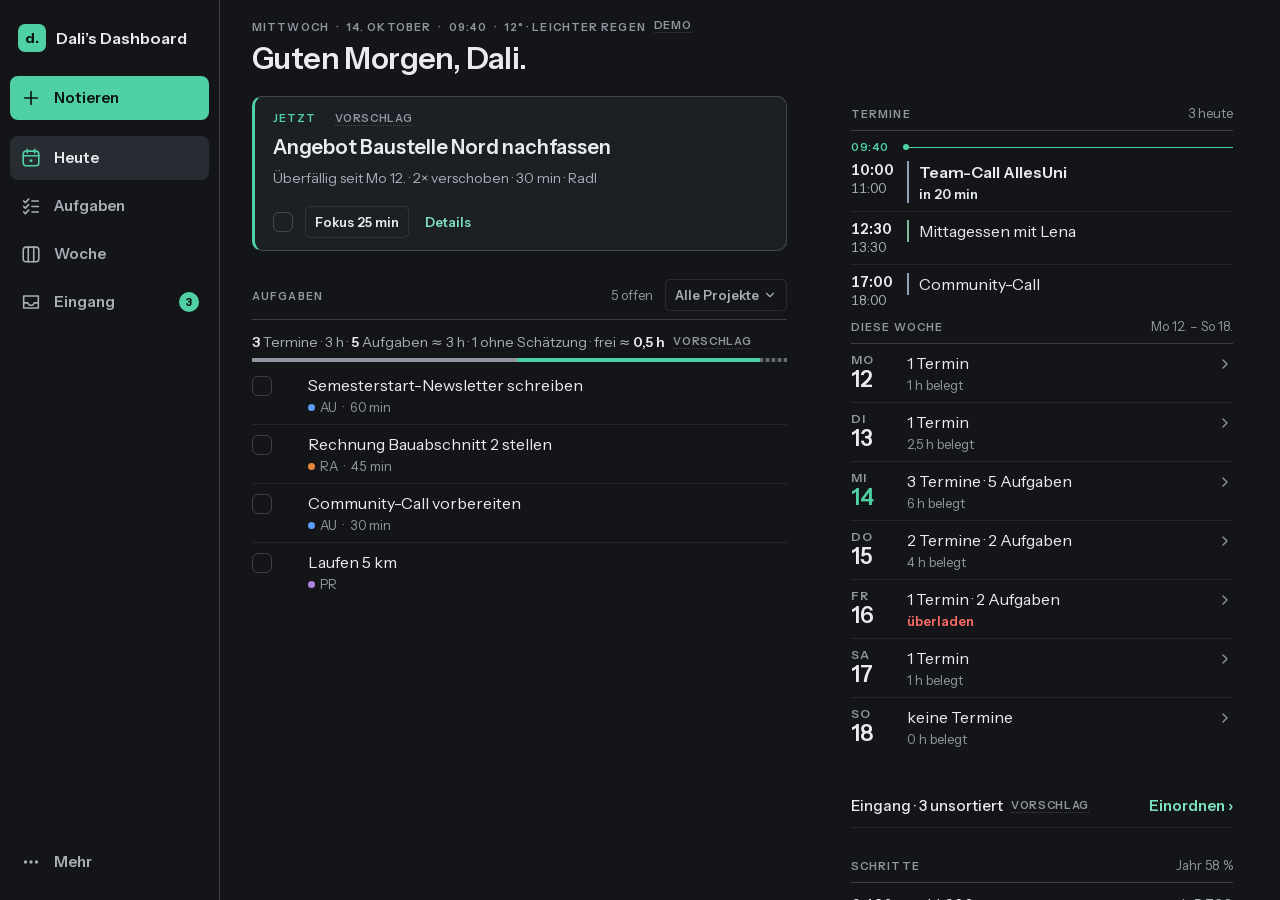
<file: concept/design-directions/b.html>
<!DOCTYPE html>
<html lang="de" data-variant="b" data-bare="">
<head>
<meta charset="utf-8">
<meta name="viewport" content="width=device-width, initial-scale=1, viewport-fit=cover">
<meta name="color-scheme" content="dark">
<title>Designrichtung B – Obsidian Power OS</title>
<!-- Designstudie: derselbe Premium-Prototyp (Layout, Komponenten, Bedienung, Beispieldaten), nur mit einem
     anderen Theme. Es wird nichts am Prototyp selbst geändert; styles.css, data.js und app.js kommen aus
     ../prototype-premium/. Keine Verbindung zu Supabase, keine Anmeldung, keine produktiven Daten. -->
<link rel="stylesheet" href="../prototype-premium/styles.css">
<link rel="stylesheet" href="fonts.css">
<link rel="stylesheet" href="themes/b.css">
<style>html[data-bare] .proto { display: none; }</style>
</head>
<body>
<!-- Premium-Prototyp (Design-Exploration): Beispieldaten im Browser, keine Verbindung zu Supabase,
     keine Anmeldung, keine Änderung an der produktiven App. -->
<header class="proto" id="proto" aria-label="Prototyp-Leiste">
  <div class="proto-row">
    <span class="proto-mark">Prototyp</span>
    <span class="proto-note">Beispieldaten · Demo-Zeit Mi 14. Okt, <b id="protoClock">09:40</b> · nichts wird gespeichert</span>
    <button type="button" class="proto-toggle" id="protoToggle" aria-expanded="false" aria-controls="protoCtl">Einstellungen</button>
  </div>
  <div class="proto-ctl" id="protoCtl">
    <label>Rahmen
      <select id="frameSel">
        <option value="free">Frei (Fenster)</option>
        <option value="duo-closed">iPhone Duo zu · 466 × 678 (Annahme)</option>
        <option value="duo-open">iPhone Duo auf, hoch · 626 × 890 (Annahme)</option>
        <option value="duo-open-land">iPhone Duo auf, quer · 890 × 626 (Annahme)</option>
        <option value="phone">iPhone · 393 × 852</option>
        <option value="ipad">iPad hoch · 820 × 1180</option>
        <option value="ipad-land">iPad quer · 1180 × 820</option>
      </select>
    </label>
    <label>Modus
      <select id="themeSel">
        <option value="">System</option>
        <option value="light">Hell</option>
        <option value="dark">Dunkel</option>
      </select>
    </label>
    <label>Zeit
      <select id="timeSel">
        <option value="morning">09:40</option>
        <option value="evening">18:30 (Abend)</option>
      </select>
    </label>
    <label class="chk"><input type="checkbox" id="propToggle" checked> Vorschläge markieren</label>
    <label class="chk"><input type="checkbox" id="safeToggle"> Safe Areas</label>
    <label class="chk"><input type="checkbox" id="kbdToggle"> Tastatur (Simulation)</label>
    <label class="chk"><input type="checkbox" id="stressToggle"> Viele Aufgaben</label>
    <button type="button" id="resetBtn">Beispieldaten zurücksetzen</button>
  </div>
</header>

<div class="stage" id="stage" data-frame="free">
  <div class="app" id="app">
    <nav class="rail" id="rail" aria-label="Bereiche"></nav>
    <div class="main" id="main">
      <header class="topbar" id="topbar"></header>
      <main class="view" id="view"></main>
    </div>
    <nav class="tabbar" id="tabbar" aria-label="Bereiche"></nav>
    <div class="layer" id="layer"></div>
    <div class="kbd" id="kbd" aria-hidden="true"><span>Tastatur (Simulation)</span></div>
  </div>
</div>


<script src="../prototype-premium/data.js"></script>
<script src="../prototype-premium/app.js"></script>
<script>
  // Designstudie: immer das freie Fenster (kein Geräterahmen aus gespeicherten Einstellungen), Vorschlagsmarken sichtbar
  document.getElementById('stage').dataset.frame = 'free';
  document.documentElement.style.setProperty('--proto-h', '0px');
</script>
</body>
</html>
</file>
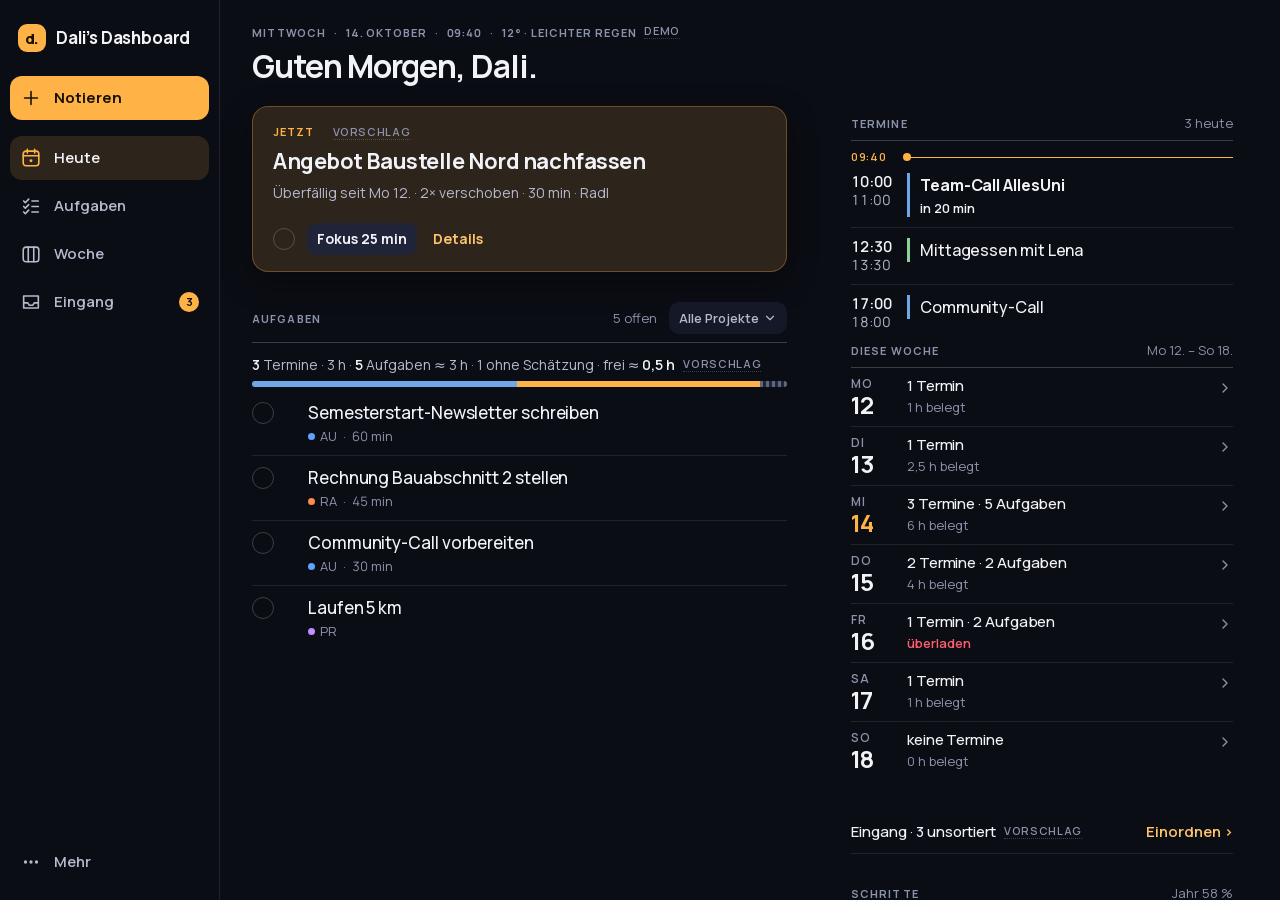
<file: concept/design-directions/c.html>
<!DOCTYPE html>
<html lang="de" data-variant="c" data-bare="">
<head>
<meta charset="utf-8">
<meta name="viewport" content="width=device-width, initial-scale=1, viewport-fit=cover">
<meta name="color-scheme" content="dark">
<title>Designrichtung C – Midnight Momentum</title>
<!-- Designstudie: derselbe Premium-Prototyp (Layout, Komponenten, Bedienung, Beispieldaten), nur mit einem
     anderen Theme. Es wird nichts am Prototyp selbst geändert; styles.css, data.js und app.js kommen aus
     ../prototype-premium/. Keine Verbindung zu Supabase, keine Anmeldung, keine produktiven Daten. -->
<link rel="stylesheet" href="../prototype-premium/styles.css">
<link rel="stylesheet" href="fonts.css">
<link rel="stylesheet" href="themes/c.css">
<style>html[data-bare] .proto { display: none; }</style>
</head>
<body>
<!-- Premium-Prototyp (Design-Exploration): Beispieldaten im Browser, keine Verbindung zu Supabase,
     keine Anmeldung, keine Änderung an der produktiven App. -->
<header class="proto" id="proto" aria-label="Prototyp-Leiste">
  <div class="proto-row">
    <span class="proto-mark">Prototyp</span>
    <span class="proto-note">Beispieldaten · Demo-Zeit Mi 14. Okt, <b id="protoClock">09:40</b> · nichts wird gespeichert</span>
    <button type="button" class="proto-toggle" id="protoToggle" aria-expanded="false" aria-controls="protoCtl">Einstellungen</button>
  </div>
  <div class="proto-ctl" id="protoCtl">
    <label>Rahmen
      <select id="frameSel">
        <option value="free">Frei (Fenster)</option>
        <option value="duo-closed">iPhone Duo zu · 466 × 678 (Annahme)</option>
        <option value="duo-open">iPhone Duo auf, hoch · 626 × 890 (Annahme)</option>
        <option value="duo-open-land">iPhone Duo auf, quer · 890 × 626 (Annahme)</option>
        <option value="phone">iPhone · 393 × 852</option>
        <option value="ipad">iPad hoch · 820 × 1180</option>
        <option value="ipad-land">iPad quer · 1180 × 820</option>
      </select>
    </label>
    <label>Modus
      <select id="themeSel">
        <option value="">System</option>
        <option value="light">Hell</option>
        <option value="dark">Dunkel</option>
      </select>
    </label>
    <label>Zeit
      <select id="timeSel">
        <option value="morning">09:40</option>
        <option value="evening">18:30 (Abend)</option>
      </select>
    </label>
    <label class="chk"><input type="checkbox" id="propToggle" checked> Vorschläge markieren</label>
    <label class="chk"><input type="checkbox" id="safeToggle"> Safe Areas</label>
    <label class="chk"><input type="checkbox" id="kbdToggle"> Tastatur (Simulation)</label>
    <label class="chk"><input type="checkbox" id="stressToggle"> Viele Aufgaben</label>
    <button type="button" id="resetBtn">Beispieldaten zurücksetzen</button>
  </div>
</header>

<div class="stage" id="stage" data-frame="free">
  <div class="app" id="app">
    <nav class="rail" id="rail" aria-label="Bereiche"></nav>
    <div class="main" id="main">
      <header class="topbar" id="topbar"></header>
      <main class="view" id="view"></main>
    </div>
    <nav class="tabbar" id="tabbar" aria-label="Bereiche"></nav>
    <div class="layer" id="layer"></div>
    <div class="kbd" id="kbd" aria-hidden="true"><span>Tastatur (Simulation)</span></div>
  </div>
</div>


<script src="../prototype-premium/data.js"></script>
<script src="../prototype-premium/app.js"></script>
<script>
  // Designstudie: immer das freie Fenster (kein Geräterahmen aus gespeicherten Einstellungen), Vorschlagsmarken sichtbar
  document.getElementById('stage').dataset.frame = 'free';
  document.documentElement.style.setProperty('--proto-h', '0px');
</script>
</body>
</html>
</file>
<file: concept/design-directions/fonts.css>
/* Schriften der Designstudie (SIL Open Font License, Dateien in fonts/). Nur Latin-Teilmengen.
   Variante A nutzt die Systemschrift des ersten Prototyps (SF Pro auf Apple-Geräten); Inter ist dort
   der dokumentierte Ersatz für Geräte ohne SF Pro und für die Renderings im Sandkasten. */
@font-face { font-family: "Inter"; src: url("fonts/Inter-latin.woff2") format("woff2"); font-weight: 300 800; font-style: normal; font-display: swap; }
@font-face { font-family: "Instrument Sans"; src: url("fonts/InstrumentSans-latin.woff2") format("woff2"); font-weight: 400 700; font-style: normal; font-display: swap; }
@font-face { font-family: "Manrope"; src: url("fonts/Manrope-latin.woff2") format("woff2"); font-weight: 300 800; font-style: normal; font-display: swap; }
</file>
<file: concept/design-directions/themes/a.css>
/*
 * Variante A – Original DNA Refined
 * Rekonstruiert die tatsächliche dunkle Farbgebung des ersten Prototyps (concept/prototype/styles.css,
 * Block „:root[data-theme=dark]“): reines Schwarz als Grund, Flächen #1c1c1e / #2c2c2e, Indigo #6155f5 als
 * Akzent mit #9aa3ff als Akzenttext, Rot #ff4245, Projektfarben, Kalenderfarben, Karten mit 20 px Radius,
 * Kapsel-Chips, Systemschrift (SF Pro auf Apple-Geräten; Inter ist der dokumentierte Ersatz und das, was
 * Chromium im Sandkasten für den ersten Prototyp tatsächlich gerendert hat).
 * Weiterentwickelt: Zeilen, Sheets und Informationsarchitektur des Premium-Prototyps bleiben; Karten nur
 * dort, wo sie Gruppen bilden (Abschnitte, Bereiche, Tage); kein Warnbanner, keine Chip-Ketten.
 * Nur Gestaltung – keine Änderung an Logik, Daten oder Abläufen.
 */
:root[data-variant="a"] {
  --paper: #000000;
  --paper-2: #1c1c1e;
  --paper-3: #2c2c2e;
  --raise: #1c1c1e;
  --ink: #ffffff;
  --ink-2: rgba(235, 235, 245, 0.72);
  --ink-3: rgba(235, 235, 245, 0.6);
  --rule: rgba(84, 84, 88, 0.55);
  --rule-2: rgba(235, 235, 245, 0.3);
  --accent: #6155f5;
  --accent-ink: #9aa3ff;
  --accent-soft: rgba(140, 150, 255, 0.16);
  --on-accent: #ffffff;
  --danger: #ff4245;
  --danger-soft: rgba(255, 66, 69, 0.16);
  --cal-work: #a1a7b3;
  --cal-personal: #5fc27f;
  --p-au: #4c8cf5; --p-ra: #d27a35; --p-db: #12a596; --p-pr: #a867d8;
  --shadow-sheet: 0 -8px 40px rgba(0, 0, 0, 0.6);
  --shadow-pop: 0 12px 40px rgba(0, 0, 0, 0.55);
  --backdrop: rgba(0, 0, 0, 0.55);
  --proto-bg: #1c1c1e;
  --sans: -apple-system, BlinkMacSystemFont, "SF Pro Text", "SF Pro", "Inter", system-ui, "Helvetica Neue", "Segoe UI", Arial, sans-serif;
  --serif: -apple-system, BlinkMacSystemFont, "SF Pro Display", "SF Pro", "Inter", system-ui, "Helvetica Neue", "Segoe UI", Arial, sans-serif;
  --gutter: 16px;
  color-scheme: dark;
}

/* ===== Typografie: kräftige, eng laufende Titel wie im ersten Prototyp ===== */
[data-variant="a"] .display { font: 700 30px/34px var(--serif); letter-spacing: -0.025em; }
[data-variant="a"] .title { font: 700 28px/32px var(--serif); letter-spacing: -0.02em; }
[data-variant="a"] .day-title .title { font-size: 20px; line-height: 24px; font-weight: 600; letter-spacing: -0.01em; }
[data-variant="a"] .lead { font: 600 20px/26px var(--sans); letter-spacing: -0.015em; }
[data-variant="a"] .now-task { font: 600 21px/26px var(--serif); letter-spacing: -0.015em; }
[data-variant="a"] .caps, [data-variant="a"] .label { font: 700 12px/16px var(--sans); letter-spacing: 0.06em; }
[data-variant="a"] .sub { font-size: 15px; line-height: 20px; }
[data-variant="a"] .sheet-title { font: 700 22px/26px var(--serif); letter-spacing: -0.015em; }
[data-variant="a"] .rail-brand { font: 700 17px/20px var(--sans); letter-spacing: -0.01em; }
[data-variant="a"] .brand-mark { border-radius: 9px; font: 800 15px/1 var(--sans); }
[data-variant="a"] .day-key b, [data-variant="a"] .strip-day .dom, [data-variant="a"] .daycol-head .dom { font-family: var(--sans); font-weight: 600; }
[data-variant="a"] .home-head { padding-top: 20px; }
[data-variant="a"] .home-head .caps { font: 400 15px/20px var(--sans); letter-spacing: 0; text-transform: none; color: var(--ink-2); }
[data-variant="a"] .topbar-title { font-weight: 700; }

/* ===== Flächen: Abschnitte, Bereiche und Tage als Karten (20 px) auf schwarzem Grund ===== */
[data-variant="a"] .section { margin-top: 14px; padding: 12px 16px 10px; border-radius: 20px; background: var(--paper-2); }
[data-variant="a"] .section-head { border-bottom: 0; padding-bottom: 6px; }
[data-variant="a"] .section-head .label { font: 700 17px/22px var(--sans); letter-spacing: -0.01em; text-transform: none; color: var(--ink); }
[data-variant="a"] .section-meta { color: var(--ink-2); }
[data-variant="a"] .linkrow { border-bottom: 0; }
[data-variant="a"] .screen > .rows { background: var(--paper-2); border-radius: 20px; padding: 2px 16px; margin-top: 8px; }
[data-variant="a"] .home-aside > .week-mini { background: var(--paper-2); border-radius: 20px; padding: 2px 16px; }
[data-variant="a"] .home-aside > .section-head { padding: 14px 16px 6px; }
[data-variant="a"] .area { background: var(--paper-2); border-radius: 20px; padding: 12px 16px 10px; }
[data-variant="a"] .area-head { border-bottom: 0; padding-bottom: 4px; }
[data-variant="a"] .area-head .label { font: 700 17px/22px var(--sans); letter-spacing: 0; text-transform: lowercase; }
[data-variant="a"] .list-group { background: var(--paper-2); border-radius: 20px; padding: 2px 16px 6px; margin-top: 12px; }
[data-variant="a"] .list-head { border-bottom: 0; font-weight: 700; }
[data-variant="a"] .capture { padding: 12px; border-radius: 20px; background: var(--paper-2); }
[data-variant="a"] .capture-hint { padding: 0 4px; }
[data-variant="a"] .ledger-row { background: var(--paper-2); border-radius: 16px; padding: 12px 14px; margin-bottom: 10px; border-bottom: 0; }
[data-variant="a"] .ledger-row.today { box-shadow: inset 0 0 0 1.5px var(--accent); }
[data-variant="a"] .week-cols { gap: 0 10px; }
[data-variant="a"] .daycol-head { background: var(--paper-2); border-radius: 16px 16px 0 0; padding: 10px 12px 8px; border-bottom: 0.5px solid var(--rule); }
[data-variant="a"] .daycol-body { background: var(--paper-2); border-radius: 0 0 16px 16px; padding: 2px 12px 10px; }
[data-variant="a"] .daycol.today .daycol-head { box-shadow: inset 0 1.5px 0 var(--accent), inset 1.5px 0 0 var(--accent), inset -1.5px 0 0 var(--accent); }
[data-variant="a"] .daycol.today .daycol-body { box-shadow: inset 0 -1.5px 0 var(--accent), inset 1.5px 0 0 var(--accent), inset -1.5px 0 0 var(--accent); }

/* Der eine hervorgehobene Block: Karte mit Indigo-Rahmen wie „Nächster Schritt“ im ersten Prototyp */
[data-variant="a"] .now { margin-top: 20px; padding: 16px 18px 14px; border-radius: 20px; background: var(--paper-2); border: 1.5px solid var(--accent); }
[data-variant="a"] .now .label { color: var(--accent-ink); }
[data-variant="a"] .now-actions { margin-top: 12px; }
[data-variant="a"] .now-actions .btn-sm { background: var(--accent); color: #fff; border-radius: 12px; min-height: 40px; padding: 0 16px; }
[data-variant="a"] .now-actions .btn-quiet { background: transparent; color: var(--accent-ink); }

/* ===== Bedienelemente ===== */
[data-variant="a"] .btn { border-radius: 12px; background: var(--paper-3); font-weight: 600; }
[data-variant="a"] .btn-sm { border-radius: 10px; }
[data-variant="a"] .btn-primary { background: var(--accent); color: #fff; }
[data-variant="a"] .btn-quiet { background: transparent; }
[data-variant="a"] .btn-danger { background: var(--danger-soft); color: var(--danger); }
[data-variant="a"] .btn:active { background: #3a3a3c; }
[data-variant="a"] .btn-primary:active { background: var(--accent); filter: brightness(0.9); }
[data-variant="a"] .chip { border-radius: 999px; background: var(--paper-3); border-color: transparent; font-weight: 600; }
[data-variant="a"] .chip[aria-pressed="true"] { background: #fff; color: #000; }
[data-variant="a"] .filter-btn { border-radius: 999px; background: var(--paper-3); padding: 0 12px; min-height: 32px; color: var(--ink); }
[data-variant="a"] .seg { background: var(--paper-2); border-radius: 10px; }
[data-variant="a"] .seg button { border-radius: 8px; }
[data-variant="a"] .seg button[aria-selected="true"] { background: #3a3a3c; color: #fff; box-shadow: none; }
[data-variant="a"] .input, [data-variant="a"] .field input[type="text"], [data-variant="a"] .field textarea, [data-variant="a"] .field select { background: var(--paper-3); border-color: transparent; border-radius: 12px; }
[data-variant="a"] .check { width: 26px; height: 26px; border-color: rgba(235, 235, 245, 0.42); }
[data-variant="a"] .check::before { inset: -9px; }
[data-variant="a"] .check::after { border-color: #fff; width: 12px; height: 7px; }
[data-variant="a"] .check[aria-checked="true"] { background: var(--accent); border-color: var(--accent); }
[data-variant="a"] .habit .check, [data-variant="a"] .daycol .check, [data-variant="a"] .ledger-body .check { width: 22px; height: 22px; }
[data-variant="a"] .habit .check::after, [data-variant="a"] .daycol .check::after, [data-variant="a"] .ledger-body .check::after { width: 10px; height: 6px; }
[data-variant="a"] .icon-btn { border-radius: 10px; }
[data-variant="a"] .icon-btn:active { background: var(--paper-2); }

/* ===== Navigation: Tab-Leiste mit Unschärfe, aktiver Tab in Indigo wie im ersten Prototyp ===== */
[data-variant="a"] .topbar { background: color-mix(in srgb, var(--paper) 86%, transparent); -webkit-backdrop-filter: blur(18px) saturate(160%); backdrop-filter: blur(18px) saturate(160%); }
[data-variant="a"] .tabbar { background: color-mix(in srgb, var(--paper) 82%, transparent); -webkit-backdrop-filter: blur(18px) saturate(160%); backdrop-filter: blur(18px) saturate(160%); border-top: 0.5px solid var(--rule); }
[data-variant="a"] .tab { font-weight: 600; }
[data-variant="a"] .tab[aria-current="page"] { color: var(--accent-ink); }
[data-variant="a"] .tab[aria-current="page"] svg { color: var(--accent-ink); }
[data-variant="a"] .tab .badge, [data-variant="a"] .rail-item .badge { background: var(--accent); color: #fff; }
[data-variant="a"] .rail-item { border-radius: 10px; }
[data-variant="a"] .rail-item[aria-current="page"] { background: var(--accent-soft); color: var(--accent-ink); }
[data-variant="a"] .rail-item[aria-current="page"] svg { color: var(--accent-ink); }
[data-variant="a"] .rail-capture { border-radius: 12px; }

/* ===== Balken, Leisten, Tage ===== */
[data-variant="a"] .cap-bar { height: 8px; border-radius: 4px; background: var(--paper-3); }
[data-variant="a"] .cap-bar .est { background: var(--accent); }
[data-variant="a"] .cap-bar .ev { background: var(--cal-work); }
[data-variant="a"] .cap-bar.over { background: var(--paper-3); outline: 1.5px solid var(--danger); outline-offset: 1px; }
[data-variant="a"] .meter { height: 6px; border-radius: 3px; background: var(--paper-3); }
[data-variant="a"] .meter i { background: var(--accent); border-radius: 3px; }
[data-variant="a"] .strip-day { border-radius: 12px; }
[data-variant="a"] .strip-day[aria-current="date"] { background: var(--paper-2); }
[data-variant="a"] .strip-day.today .dom { color: var(--accent-ink); }
[data-variant="a"] .day-key.today b { color: var(--accent-ink); }
[data-variant="a"] .daycol.today .daycol-head .dom { color: var(--accent-ink); }
[data-variant="a"] .row.event .main { border-left-width: 3px; }

/* ===== Sheets und Hinweise ===== */
[data-variant="a"] .sheet { background: var(--raise); border-radius: 20px 20px 0 0; }
[data-variant="a"] .closed-note { border-radius: 14px; }
[data-variant="a"] .toast { border-radius: 12px; }
@container app (min-width: 600px) {
  [data-variant="a"] .sheet { border-radius: 20px; }
}
@media (hover: hover) {
  [data-variant="a"] .btn:not(:disabled):hover { background: #3a3a3c; }
  [data-variant="a"] .btn-primary:not(:disabled):hover { background: var(--accent); }
  [data-variant="a"] .btn-quiet:not(:disabled):hover, [data-variant="a"] .now-actions .btn-quiet:not(:disabled):hover { background: var(--accent-soft); }
  [data-variant="a"] .rail-item:not([aria-current="page"]):hover { background: var(--paper-2); color: var(--ink); }
}
</file>
<file: concept/design-directions/themes/b.css>
/*
 * Variante B – Obsidian Power OS
 * Graphit und Anthrazit statt reinem Schwarz, drei abgestufte Flächen, Hairlines statt Karten, eine
 * präzise Mintfarbe als einziger Akzent (Primäraktion, heute/jetzt, aktive Zustände), Rot nur für Probleme.
 * Schrift: Instrument Sans (OFL, lokal) – eine zeitgemäße Grotesk mit tabellarischen Ziffern, etwas enger
 * als Inter, dadurch höhere Dichte bei gleicher Lesbarkeit. Quadratische Häkchen und 6-px-Radien geben
 * den „Instrument“-Charakter; Trennlinien und Flächenstufen ordnen, nicht Rahmen.
 * Nur Gestaltung – keine Änderung an Logik, Daten oder Abläufen.
 */
:root[data-variant="b"] {
  --paper: #141518;
  --paper-2: #1c1f24;
  --paper-3: #272b32;
  --raise: #1b1e23;
  --ink: #e9ebee;
  --ink-2: #a8adb6;
  --ink-3: #9096a0;
  --rule: rgba(255, 255, 255, 0.08);
  --rule-2: rgba(255, 255, 255, 0.18);
  --accent: #4fd1a5;
  --accent-ink: #7de3bf;
  --accent-soft: rgba(79, 209, 165, 0.12);
  --on-accent: #0b1512;
  --danger: #ff6b66;
  --danger-soft: rgba(255, 107, 102, 0.14);
  --cal-work: #8fa0b8;
  --cal-personal: #7fb89a;
  --p-au: #5b9cf6; --p-ra: #e0883f; --p-db: #37b8a3; --p-pr: #b183e0;
  --shadow-sheet: 0 -8px 40px rgba(0, 0, 0, 0.6), 0 0 0 0.5px var(--rule-2);
  --shadow-pop: 0 16px 48px rgba(0, 0, 0, 0.6), 0 0 0 0.5px var(--rule-2);
  --backdrop: rgba(0, 0, 0, 0.55);
  --proto-bg: #1c1f24;
  --sans: "Instrument Sans", -apple-system, BlinkMacSystemFont, "SF Pro Text", system-ui, "Helvetica Neue", Arial, sans-serif;
  --serif: "Instrument Sans", -apple-system, BlinkMacSystemFont, "SF Pro Display", system-ui, "Helvetica Neue", Arial, sans-serif;
  --gutter: 18px;
  color-scheme: dark;
}

/* ===== Typografie: klare Hierarchie, enge Titel, ruhige Metadaten ===== */
[data-variant="b"] .display { font: 600 30px/34px var(--sans); letter-spacing: -0.02em; }
[data-variant="b"] .title { font: 600 24px/28px var(--sans); letter-spacing: -0.015em; }
[data-variant="b"] .day-title .title { font-size: 20px; line-height: 24px; }
[data-variant="b"] .lead { font: 600 19px/24px var(--sans); letter-spacing: -0.01em; }
[data-variant="b"] .now-task { font: 600 20px/26px var(--sans); letter-spacing: -0.01em; }
[data-variant="b"] .caps, [data-variant="b"] .label { font: 600 11px/14px var(--sans); letter-spacing: 0.1em; }
[data-variant="b"] .sheet-title { font: 600 20px/24px var(--sans); letter-spacing: -0.01em; }
[data-variant="b"] .rail-brand { font: 600 16px/20px var(--sans); }
[data-variant="b"] .brand-mark { border-radius: 7px; font: 700 14px/1 var(--sans); background: var(--accent); color: var(--on-accent); }
[data-variant="b"] .day-key { letter-spacing: 0.1em; }
[data-variant="b"] .day-key b { font: 600 22px/24px var(--sans); }
[data-variant="b"] .strip-day .dom { font: 600 19px/22px var(--sans); }
[data-variant="b"] .daycol-head .dom { font: 600 18px/22px var(--sans); }
[data-variant="b"] .row .text { font-size: 16px; line-height: 22px; }
[data-variant="b"] .inbox-item .text { font-size: 16px; }
[data-variant="b"] .list-item .text { font-size: 15px; }
[data-variant="b"] .menu-item { font-size: 16px; line-height: 22px; }
[data-variant="b"] .home-head { padding-top: 18px; }
[data-variant="b"] .section { margin-top: 28px; }

/* ===== Flächen: Hairlines, drei Stufen, keine Karten ===== */
[data-variant="b"] .row { --row-pad: 8px; min-height: 44px; }
[data-variant="b"] .week-mini .row, [data-variant="b"] .ledger-body .row, [data-variant="b"] .daycol .row { --row-pad: 8px; }
[data-variant="b"] .section-head, [data-variant="b"] .area-head, [data-variant="b"] .list-head, [data-variant="b"] .daycol-head { border-bottom: 0.5px solid var(--rule-2); }
[data-variant="b"] .ledger-row { border-bottom: 0.5px solid var(--rule); }
[data-variant="b"] .main.scrolled .topbar { border-bottom: 0.5px solid var(--rule); }

/* Der eine hervorgehobene Block: eine Stufe heller, Mint-Leiste links statt Rahmen */
[data-variant="b"] .now { margin-top: 20px; padding: 14px 16px 12px 18px; border-radius: 10px; background: var(--paper-2); border: 0.5px solid var(--rule-2); border-left: 3px solid var(--accent); }
[data-variant="b"] .now .label { color: var(--accent); }
[data-variant="b"] .now-actions { margin-top: 10px; }

/* ===== Bedienelemente: Umrisse für Sekundäres, Mint gefüllt für die eine Primäraktion ===== */
[data-variant="b"] .btn { border-radius: 8px; background: transparent; box-shadow: inset 0 0 0 0.5px var(--rule-2); font-weight: 600; }
[data-variant="b"] .btn:active { background: var(--paper-3); }
[data-variant="b"] .btn-primary { background: var(--accent); color: var(--on-accent); box-shadow: none; }
[data-variant="b"] .btn-primary:active { filter: brightness(0.92); }
[data-variant="b"] .btn-quiet { box-shadow: none; color: var(--accent-ink); }
[data-variant="b"] .btn-danger { box-shadow: none; color: var(--danger); }
[data-variant="b"] .btn-sm { border-radius: 6px; font-size: 13px; }
[data-variant="b"] .chip { border-radius: 6px; min-height: 32px; font: 500 13px/18px var(--sans); border-color: var(--rule-2); }
[data-variant="b"] .chip[aria-pressed="true"] { background: var(--accent-soft); color: var(--accent-ink); border-color: var(--accent); }
[data-variant="b"] .chip[aria-pressed="true"] .pdot { outline-color: var(--accent); }
[data-variant="b"] .filter-btn { border-radius: 6px; box-shadow: inset 0 0 0 0.5px var(--rule-2); padding: 0 10px; color: var(--ink-2); }
[data-variant="b"] .filter-btn.active { color: var(--accent-ink); box-shadow: inset 0 0 0 0.5px var(--accent); }
[data-variant="b"] .seg { background: var(--paper-2); border-radius: 8px; padding: 2px; }
[data-variant="b"] .seg button { border-radius: 6px; }
[data-variant="b"] .seg button[aria-selected="true"] { background: var(--paper-3); color: var(--ink); box-shadow: 0 0 0 0.5px var(--rule-2); }
[data-variant="b"] .input, [data-variant="b"] .field input[type="text"], [data-variant="b"] .field textarea, [data-variant="b"] .field select { background: var(--paper-2); border: 0.5px solid var(--rule-2); border-radius: 8px; font-size: 16px; }
[data-variant="b"] .check { width: 20px; height: 20px; border-radius: 6px; border: 1.5px solid var(--rule-2); }
[data-variant="b"] .check::before { inset: -12px; border-radius: 0; }
[data-variant="b"] .check::after { width: 9px; height: 5px; }
[data-variant="b"] .check[aria-checked="true"] { background: var(--accent); border-color: var(--accent); }
[data-variant="b"] .check.sm { width: 18px; height: 18px; border-radius: 5px; }
[data-variant="b"] .icon-btn { border-radius: 8px; }
[data-variant="b"] .icon-btn:active { background: var(--paper-3); }

/* ===== Navigation: flach, aktiver Tab mit Mint-Marke oben ===== */
[data-variant="b"] .topbar { background: color-mix(in srgb, var(--paper) 94%, transparent); -webkit-backdrop-filter: blur(12px); backdrop-filter: blur(12px); }
[data-variant="b"] .tabbar { background: var(--paper); -webkit-backdrop-filter: none; backdrop-filter: none; border-top: 0.5px solid var(--rule-2); }
[data-variant="b"] .tab { font: 600 11px/14px var(--sans); letter-spacing: 0.02em; }
[data-variant="b"] .tab[aria-current="page"] { color: var(--ink); }
[data-variant="b"] .tab[aria-current="page"] svg { color: var(--accent); }
[data-variant="b"] .tab[aria-current="page"]::before { content: ""; position: absolute; top: -4px; left: 50%; width: 24px; height: 2px; margin-left: -12px; background: var(--accent); border-radius: 1px; }
[data-variant="b"] .tab .badge, [data-variant="b"] .rail-item .badge { background: var(--accent); color: var(--on-accent); }
[data-variant="b"] .rail { border-right: 0.5px solid var(--rule-2); }
[data-variant="b"] .rail-item { border-radius: 8px; }
[data-variant="b"] .rail-item[aria-current="page"] { background: var(--paper-3); color: var(--ink); }
[data-variant="b"] .rail-item[aria-current="page"] svg { color: var(--accent); }
[data-variant="b"] .rail-capture { border-radius: 8px; }

/* ===== Balken, Leisten, Tage: gerade Kanten, dünne Linien ===== */
[data-variant="b"] .cap-bar { height: 4px; border-radius: 0; background: var(--paper-3); }
[data-variant="b"] .cap-bar .est { background: var(--accent); }
[data-variant="b"] .cap-bar .ev { background: var(--ink-3); }
[data-variant="b"] .meter { height: 4px; border-radius: 0; background: var(--paper-3); }
[data-variant="b"] .meter i { background: var(--accent); }
[data-variant="b"] .strip-day { border-radius: 8px; }
[data-variant="b"] .strip-day[aria-current="date"] { background: var(--paper-2); box-shadow: inset 0 0 0 0.5px var(--rule-2); }
[data-variant="b"] .now-line i::before { width: 6px; height: 6px; top: -2.5px; }
[data-variant="b"] .linkrow { font-weight: 500; }

/* ===== Sheets und Hinweise ===== */
[data-variant="b"] .sheet { background: var(--raise); border-radius: 12px 12px 0 0; }
[data-variant="b"] .sheet-head { padding: 12px 18px 8px; }
[data-variant="b"] .sheet-body { padding: 0 18px 8px; }
[data-variant="b"] .sheet-foot { padding: 10px 18px 14px; }
[data-variant="b"] .sheet-close { border-radius: 6px; }
[data-variant="b"] .closed-note { border-radius: 8px; }
[data-variant="b"] .toast { border-radius: 8px; }
@container app (min-width: 600px) {
  [data-variant="b"] .sheet { border-radius: 12px; }
}
@media (hover: hover) {
  [data-variant="b"] .btn:not(:disabled):hover { background: var(--paper-2); }
  [data-variant="b"] .btn-primary:not(:disabled):hover { background: var(--accent); filter: brightness(1.05); }
  [data-variant="b"] .btn-quiet:not(:disabled):hover { background: var(--accent-soft); }
}
</file>
<file: concept/design-directions/themes/c.css>
/*
 * Variante C – Midnight Momentum
 * Sehr tiefer, leicht blauschwarzer Grund, abgestufte Flächen mit etwas mehr Abstand zueinander, eine
 * warme Bernstein-Akzentfarbe für das, was jetzt zählt (Jetzt-Block, Primäraktion, heute, Häkchen,
 * aktive Zustände) und ein kühles Blau als zweiter Akzent nur für Termine und Zeitachse. Subtile Tiefe
 * durch einen weichen Schatten unter dem Jetzt-Block und den Sheets – keine Glaseffekte, kein Glühen,
 * keine dekorativen Verläufe. Schrift: Manrope (OFL, lokal) mit kräftigen, eng laufenden Titeln.
 * Nur Gestaltung – keine Änderung an Logik, Daten oder Abläufen.
 */
:root[data-variant="c"] {
  --paper: #0b0d14;
  --paper-2: #141827;
  --paper-3: #1f2438;
  --raise: #151a2a;
  --ink: #f2f3f8;
  --ink-2: #b4b9cc;
  --ink-3: #8b92ab;
  --rule: rgba(255, 255, 255, 0.09);
  --rule-2: rgba(255, 255, 255, 0.2);
  --accent: #ffb347;
  --accent-ink: #ffc46b;
  --accent-soft: rgba(255, 179, 71, 0.14);
  --on-accent: #1a1206;
  --accent-2: #6fa8e6;
  --danger: #ff5d6c;
  --danger-soft: rgba(255, 93, 108, 0.16);
  --cal-work: #6fa8e6;
  --cal-personal: #8fd19a;
  --p-au: #5fa3ff; --p-ra: #ff8a4c; --p-db: #3ccfc0; --p-pr: #c58bff;
  --shadow-sheet: 0 -12px 48px rgba(0, 0, 0, 0.65), 0 0 0 1px rgba(255, 255, 255, 0.08);
  --shadow-pop: 0 20px 60px rgba(0, 0, 0, 0.6), 0 0 0 1px rgba(255, 255, 255, 0.08);
  --backdrop: rgba(4, 5, 10, 0.6);
  --proto-bg: #141827;
  --sans: "Manrope", -apple-system, BlinkMacSystemFont, "SF Pro Text", system-ui, "Helvetica Neue", Arial, sans-serif;
  --serif: "Manrope", -apple-system, BlinkMacSystemFont, "SF Pro Display", system-ui, "Helvetica Neue", Arial, sans-serif;
  color-scheme: dark;
}

/* ===== Typografie: kräftige, eng laufende Titel, mittlere Stärke im Fließtext ===== */
[data-variant="c"] .display { font: 700 32px/36px var(--sans); letter-spacing: -0.03em; }
[data-variant="c"] .title { font: 700 26px/30px var(--sans); letter-spacing: -0.025em; }
[data-variant="c"] .day-title .title { font-size: 21px; line-height: 26px; }
[data-variant="c"] .lead { font: 700 20px/26px var(--sans); letter-spacing: -0.02em; }
[data-variant="c"] .now-task { font: 700 22px/27px var(--sans); letter-spacing: -0.02em; }
[data-variant="c"] .caps, [data-variant="c"] .label { font: 700 11px/14px var(--sans); letter-spacing: 0.1em; }
[data-variant="c"] .home-head .caps { letter-spacing: 0.08em; }
[data-variant="c"] .sheet-title { font: 700 22px/26px var(--sans); letter-spacing: -0.02em; }
[data-variant="c"] .rail-brand { font: 700 17px/20px var(--sans); letter-spacing: -0.01em; }
[data-variant="c"] .brand-mark { border-radius: 9px; font: 800 15px/1 var(--sans); background: var(--accent); color: var(--on-accent); }
[data-variant="c"] .day-key b { font: 700 24px/26px var(--sans); letter-spacing: -0.02em; }
[data-variant="c"] .strip-day .dom { font: 700 20px/24px var(--sans); letter-spacing: -0.02em; }
[data-variant="c"] .daycol-head .dom { font: 700 20px/24px var(--sans); letter-spacing: -0.02em; }
[data-variant="c"] .row .text { font-weight: 500; letter-spacing: -0.005em; }
[data-variant="c"] .row.next-up .text { font-weight: 700; }
[data-variant="c"] .menu-item { font-weight: 500; }
[data-variant="c"] .section { margin-top: 30px; }

/* Der eine hervorgehobene Block: getönte Fläche mit Rahmen und weichem Schatten – hier liegt die Energie */
[data-variant="c"] .now { margin-top: 22px; padding: 18px 20px 16px; border-radius: 16px; background: var(--accent-soft); border: 1px solid rgba(255, 179, 71, 0.3); box-shadow: 0 10px 30px rgba(0, 0, 0, 0.35); }
[data-variant="c"] .now .label { color: var(--accent); }
[data-variant="c"] .now-why { color: var(--ink-2); }
[data-variant="c"] .now-actions { margin-top: 12px; }

/* ===== Bedienelemente: runder, Bernstein für Primäres und aktive Zustände ===== */
[data-variant="c"] .btn { border-radius: 12px; background: var(--paper-3); font-weight: 700; }
[data-variant="c"] .btn:active { background: #2a3048; }
[data-variant="c"] .btn-primary { background: var(--accent); color: var(--on-accent); }
[data-variant="c"] .btn-primary:active { filter: brightness(0.92); }
[data-variant="c"] .btn-quiet { background: transparent; color: var(--accent-ink); }
[data-variant="c"] .btn-danger { background: transparent; color: var(--danger); }
[data-variant="c"] .btn-sm { border-radius: 10px; }
[data-variant="c"] .chip { border-radius: 10px; background: var(--paper-2); border-color: var(--rule-2); font-weight: 600; }
[data-variant="c"] .chip[aria-pressed="true"] { background: var(--accent); color: var(--on-accent); border-color: transparent; }
[data-variant="c"] .chip[aria-pressed="true"] .pdot { outline-color: var(--on-accent); }
[data-variant="c"] .filter-btn { border-radius: 10px; background: var(--paper-2); padding: 0 10px; color: var(--ink-2); }
[data-variant="c"] .filter-btn.active { color: var(--accent-ink); }
[data-variant="c"] .seg { background: var(--paper-2); border-radius: 12px; padding: 3px; }
[data-variant="c"] .seg button { border-radius: 10px; }
[data-variant="c"] .seg button[aria-selected="true"] { background: var(--paper-3); color: var(--ink); box-shadow: 0 1px 2px rgba(0, 0, 0, 0.4); }
[data-variant="c"] .input, [data-variant="c"] .field input[type="text"], [data-variant="c"] .field textarea, [data-variant="c"] .field select { background: var(--paper-2); border: 1px solid var(--rule); border-radius: 12px; }
[data-variant="c"] .check { border-color: var(--rule-2); }
[data-variant="c"] .check[aria-checked="true"] { background: var(--accent); border-color: var(--accent); }
[data-variant="c"] .icon-btn { border-radius: 12px; }
[data-variant="c"] .icon-btn:active { background: var(--paper-3); }

/* ===== Navigation: Unschärfe, aktiver Tab mit Bernstein-Pille hinter dem Symbol ===== */
[data-variant="c"] .topbar { background: color-mix(in srgb, var(--paper) 84%, transparent); -webkit-backdrop-filter: blur(20px) saturate(140%); backdrop-filter: blur(20px) saturate(140%); }
[data-variant="c"] .tabbar { background: color-mix(in srgb, var(--paper) 84%, transparent); -webkit-backdrop-filter: blur(20px) saturate(140%); backdrop-filter: blur(20px) saturate(140%); border-top: 0.5px solid var(--rule); }
[data-variant="c"] .tab { z-index: 0; font-weight: 700; }
[data-variant="c"] .tab[aria-current="page"] { color: var(--ink); }
[data-variant="c"] .tab[aria-current="page"] svg { color: var(--accent); }
[data-variant="c"] .tab[aria-current="page"]::before { content: ""; position: absolute; top: 3px; left: 50%; width: 46px; height: 30px; margin-left: -23px; border-radius: 15px; background: var(--accent-soft); z-index: -1; }
[data-variant="c"] .tab .badge, [data-variant="c"] .rail-item .badge { background: var(--accent); color: var(--on-accent); }
[data-variant="c"] .rail-item { border-radius: 12px; }
[data-variant="c"] .rail-item[aria-current="page"] { background: var(--accent-soft); color: var(--ink); }
[data-variant="c"] .rail-item[aria-current="page"] svg { color: var(--accent); }
[data-variant="c"] .rail-capture { border-radius: 12px; font-weight: 700; }

/* ===== Balken, Leisten, Tage ===== */
[data-variant="c"] .cap-bar { height: 6px; border-radius: 3px; background: var(--paper-3); }
[data-variant="c"] .cap-bar .est { background: var(--accent); }
[data-variant="c"] .cap-bar .ev { background: var(--cal-work); }
[data-variant="c"] .meter { height: 6px; border-radius: 3px; background: var(--paper-3); }
[data-variant="c"] .meter i { background: var(--accent); border-radius: 3px; }
[data-variant="c"] .strip-day { border-radius: 12px; }
[data-variant="c"] .strip-day[aria-current="date"] { background: var(--paper-2); }
[data-variant="c"] .strip-day.today[aria-current="date"] { background: var(--accent-soft); }
[data-variant="c"] .now-line i::before { width: 8px; height: 8px; top: -3.5px; }
[data-variant="c"] .row.event .main { border-left-width: 3px; }

/* ===== Sheets und Hinweise ===== */
[data-variant="c"] .sheet { background: var(--raise); border-radius: 22px 22px 0 0; }
[data-variant="c"] .closed-note { border-radius: 14px; }
[data-variant="c"] .toast { border-radius: 12px; }
@container app (min-width: 600px) {
  [data-variant="c"] .sheet { border-radius: 20px; }
}
@media (hover: hover) {
  [data-variant="c"] .btn:not(:disabled):hover { background: #2a3048; }
  [data-variant="c"] .btn-primary:not(:disabled):hover { background: var(--accent); filter: brightness(1.05); }
  [data-variant="c"] .btn-quiet:not(:disabled):hover { background: var(--accent-soft); }
}
</file>
<file: concept/prototype-premium/styles.css>
/*
 * Dali's Dashboard – Premium-Prototyp (Design-Exploration, nicht die produktive App).
 * Richtung „Papier und Tinte“: warme Flächen, Serif als Stimme, Sans mit tabellarischen Ziffern
 * als Werkzeug, Hairlines statt Karten, eine Akzentfarbe (grüne Tinte), Rot nur für Probleme.
 * Layout über Container-Queries auf .app (so funktionieren die Geräterahmen am Desktop).
 */

/* ===== Schriften (SIL Open Font License, Dateien im Ordner fonts/) ===== */
@font-face { font-family: "Source Sans 3"; src: url("fonts/SourceSans3-latin.woff2") format("woff2"); font-weight: 300 700; font-style: normal; font-display: swap; }
@font-face { font-family: "Source Sans 3"; src: url("fonts/SourceSans3-Italic-latin.woff2") format("woff2"); font-weight: 300 700; font-style: italic; font-display: swap; }
@font-face { font-family: "Source Serif 4"; src: url("fonts/SourceSerif4-latin.woff2") format("woff2"); font-weight: 300 700; font-style: normal; font-display: swap; }
@font-face { font-family: "Source Serif 4"; src: url("fonts/SourceSerif4-Italic-latin.woff2") format("woff2"); font-weight: 300 700; font-style: italic; font-display: swap; }

/* ===== Tokens ===== */
:root {
  --paper: #f5f3ee;        /* Seite */
  --paper-2: #ece9e2;      /* Einsatz: der eine hervorgehobene Block, Felder-Hintergrund */
  --paper-3: #e2ded5;      /* Druck, Auswahl */
  --raise: #ffffff;        /* Sheets, Eingabefelder */
  --ink: #1c1a16;
  --ink-2: #5e5952;        /* Zweittext */
  --ink-3: #66615a;        /* Marken und Metadaten (≥ 4,5:1 auf Papier und Einsatz) */
  --rule: rgba(28, 26, 22, 0.14);
  --rule-2: rgba(28, 26, 22, 0.3);
  --accent: #1f6a4e;       /* grüne Tinte: primäre Aktion, heute/jetzt, Links */
  --accent-ink: #1b5e45;
  --accent-soft: rgba(31, 106, 78, 0.1);
  --on-accent: #f5f3ee;
  --danger: #b4231b;       /* nur: überfällig, überladen, löschen */
  --danger-soft: rgba(180, 35, 27, 0.09);
  --cal-work: #4f6b8f;
  --cal-personal: #8c6b2e;
  --p-au: #2b6cd6; --p-ra: #c9641b; --p-db: #1f8f7e; --p-pr: #8e4bc9;
  --shadow-sheet: 0 -6px 30px rgba(28, 26, 22, 0.16), 0 0 0 0.5px var(--rule);
  --shadow-pop: 0 12px 40px rgba(28, 26, 22, 0.18), 0 0 0 0.5px var(--rule);
  --backdrop: rgba(28, 26, 22, 0.28);
  --proto-bg: #e8e4da;
  --serif: "Source Serif 4", "Iowan Old Style", Charter, Georgia, "Times New Roman", serif;
  --sans: "Source Sans 3", -apple-system, BlinkMacSystemFont, "Helvetica Neue", Arial, sans-serif;
  --gutter: 20px;
  --lead: 56px;            /* linke Spalte: Uhrzeit, Häkchen, Wochentag */
  --tabbar: 58px;
  --rail: 0px;
  --sat: 0px; --sab: 0px; --sal: 0px; --sar: 0px;   /* Safe Areas (Simulation) */
  --kbd: 0px;                                         /* Tastatur (Simulation) */
  --ease: cubic-bezier(0.2, 0.7, 0.2, 1);
  color-scheme: light;
}

@media (prefers-color-scheme: dark) {
  :root:not([data-theme="light"]) {
    --paper: #161512; --paper-2: #1f1d19; --paper-3: #2a2722; --raise: #24221d;
    --ink: #edeae3; --ink-2: #ada79c; --ink-3: #8f897e;
    --rule: rgba(237, 234, 227, 0.12); --rule-2: rgba(237, 234, 227, 0.26);
    --accent: #63c195; --accent-ink: #7ccfa8; --accent-soft: rgba(99, 193, 149, 0.14); --on-accent: #161512;
    --danger: #f0716a; --danger-soft: rgba(240, 113, 106, 0.14);
    --cal-work: #8ea7c9; --cal-personal: #c9a25c;
    --p-au: #6b9ff0; --p-ra: #e08a4a; --p-db: #4fb8a6; --p-pr: #b483e0;
    --shadow-sheet: 0 -6px 30px rgba(0, 0, 0, 0.5), 0 0 0 0.5px var(--rule);
    --shadow-pop: 0 12px 40px rgba(0, 0, 0, 0.55), 0 0 0 0.5px var(--rule);
    --backdrop: rgba(0, 0, 0, 0.5);
    --proto-bg: #26241f;
    color-scheme: dark;
  }
}
:root[data-theme="dark"] {
  --paper: #161512; --paper-2: #1f1d19; --paper-3: #2a2722; --raise: #24221d;
  --ink: #edeae3; --ink-2: #ada79c; --ink-3: #8f897e;
  --rule: rgba(237, 234, 227, 0.12); --rule-2: rgba(237, 234, 227, 0.26);
  --accent: #63c195; --accent-ink: #7ccfa8; --accent-soft: rgba(99, 193, 149, 0.14); --on-accent: #161512;
  --danger: #f0716a; --danger-soft: rgba(240, 113, 106, 0.14);
  --cal-work: #8ea7c9; --cal-personal: #c9a25c;
  --p-au: #6b9ff0; --p-ra: #e08a4a; --p-db: #4fb8a6; --p-pr: #b483e0;
  --shadow-sheet: 0 -6px 30px rgba(0, 0, 0, 0.5), 0 0 0 0.5px var(--rule);
  --shadow-pop: 0 12px 40px rgba(0, 0, 0, 0.55), 0 0 0 0.5px var(--rule);
  --backdrop: rgba(0, 0, 0, 0.5);
  --proto-bg: #26241f;
  color-scheme: dark;
}

/* ===== Grundlagen ===== */
*, *::before, *::after { box-sizing: border-box; }
html, body { height: 100%; }
body {
  margin: 0;
  background: var(--paper);
  color: var(--ink);
  font: 400 17px/24px var(--sans);
  font-optical-sizing: auto;
  -webkit-font-smoothing: antialiased;
  -webkit-text-size-adjust: 100%;
  overflow: hidden;
}
button, input, select, textarea { font: inherit; color: inherit; letter-spacing: inherit; }
button { cursor: pointer; background: none; border: 0; padding: 0; margin: 0; text-align: inherit; }
button:disabled { cursor: default; opacity: 0.4; }
a { color: inherit; }
h1, h2, h3, p, ul { margin: 0; }
ul { list-style: none; padding: 0; }
:focus-visible { outline: 2px solid var(--accent); outline-offset: 2px; border-radius: 6px; }
.num, .time, .count, .dom { font-variant-numeric: tabular-nums; }
.sr-only { position: absolute; width: 1px; height: 1px; overflow: hidden; clip: rect(0 0 0 0); white-space: nowrap; }

/* ===== Textstufen ===== */
.display { font: 500 32px/36px var(--serif); letter-spacing: -0.01em; text-wrap: balance; }
.title { font: 500 24px/28px var(--serif); letter-spacing: -0.005em; text-wrap: balance; }
.lead { font: 500 20px/26px var(--sans); letter-spacing: -0.005em; }
.caps, .label { font: 600 12px/16px var(--sans); letter-spacing: 0.08em; text-transform: uppercase; color: var(--ink-3); }
.sub { font: 400 14px/20px var(--sans); color: var(--ink-2); }
.muted { color: var(--ink-2); }
.meta { font: 400 13px/18px var(--sans); color: var(--ink-3); display: flex; flex-wrap: wrap; gap: 2px 0; align-items: baseline; }
.meta > * { white-space: nowrap; }
.meta > * + *::before { content: "·"; margin: 0 6px; color: var(--ink-3); }
.meta .over { color: var(--danger); font-weight: 600; }
.meta .today { color: var(--ink); font-weight: 600; }
.meta .proj::before { content: ""; display: inline-block; width: 7px; height: 7px; border-radius: 50%; background: var(--pc, var(--ink-3)); margin-right: 5px; vertical-align: 1px; }
[data-project="au"] { --pc: var(--p-au); } [data-project="ra"] { --pc: var(--p-ra); } [data-project="db"] { --pc: var(--p-db); } [data-project="pr"] { --pc: var(--p-pr); }

/* Vorschlagsmarke: leise, abschaltbar */
.prop { display: inline-block; font: 600 11px/14px var(--sans); letter-spacing: 0.06em; text-transform: uppercase; color: var(--ink-3); border-bottom: 1px dotted var(--rule-2); margin-left: 8px; vertical-align: 2px; }
.hide-props .prop { display: none; }

/* ===== Prototyp-Leiste (nicht Teil der App) ===== */
.proto { background: var(--proto-bg); color: var(--ink-2); font-size: 13px; line-height: 18px; border-bottom: 0.5px solid var(--rule); }
.proto-row { display: flex; align-items: center; gap: 12px; min-height: 36px; padding: 6px 16px; flex-wrap: wrap; }
.proto-mark { font-weight: 700; letter-spacing: 0.06em; text-transform: uppercase; font-size: 11px; color: var(--ink); }
.proto-note { flex: 1 1 200px; min-width: 0; }
.proto-note b { color: var(--ink); }
.proto-toggle { font-weight: 600; color: var(--accent-ink); padding: 4px 8px; border-radius: 6px; }
.proto-ctl { display: none; flex-wrap: wrap; gap: 8px 16px; align-items: center; padding: 6px 16px 10px; border-top: 0.5px solid var(--rule); }
.proto-ctl.open { display: flex; }
.proto-ctl label { display: inline-flex; align-items: center; gap: 6px; }
.proto-ctl select { height: 28px; border-radius: 6px; border: 0.5px solid var(--rule-2); background: var(--paper); padding: 0 6px; font-size: 13px; }
.proto-ctl input[type="checkbox"] { accent-color: var(--accent); width: 15px; height: 15px; margin: 0; }
.proto-ctl #resetBtn { font-weight: 600; color: var(--accent-ink); padding: 4px 8px; border-radius: 6px; }
@media (min-width: 1100px) { .proto-ctl { display: flex; border-top: 0; padding-top: 0; } .proto-toggle { display: none; } .proto-row { padding-bottom: 2px; } }
@media (max-width: 520px) { .proto-note { display: none; } .proto-row { gap: 8px; } .proto-toggle { margin-left: auto; } }

/* ===== Bühne und App-Container ===== */
.stage { height: calc(100% - var(--proto-h, 36px)); display: flex; justify-content: center; align-items: stretch; overflow: auto; background: var(--paper); }
.app {
  container-type: inline-size;
  container-name: app;
  position: relative;
  display: flex;
  width: 100%;
  min-height: 0;
  height: 100%;
  background: var(--paper);
  overflow: hidden;
}
/* Geräterahmen (Annahmen für das iPhone Duo, siehe README) */
.stage[data-frame]:not([data-frame="free"]) { padding: 24px; background: var(--paper-2); align-items: center; }
.stage[data-frame]:not([data-frame="free"]) .app { flex: 0 0 auto; border-radius: 28px; box-shadow: 0 0 0 1px var(--rule-2), 0 24px 60px rgba(28, 26, 22, 0.18); }
.stage[data-frame="duo-closed"] .app { width: 466px; height: 678px; }
.stage[data-frame="duo-open"] .app { width: 626px; height: 890px; }
.stage[data-frame="duo-open-land"] .app { width: 890px; height: 626px; }
.stage[data-frame="phone"] .app { width: 393px; height: 852px; border-radius: 40px; }
.stage[data-frame="ipad"] .app { width: 820px; height: 1180px; border-radius: 18px; }
.stage[data-frame="ipad-land"] .app { width: 1180px; height: 820px; border-radius: 18px; }
.stage[data-frame]:not([data-frame="free"]) .app { max-width: calc(100% - 48px); max-height: calc(100% - 48px); }
.app.safe { --sat: 59px; --sab: 34px; }
.app.kbd-open { --kbd: 300px; }

.main { flex: 1 1 auto; min-width: 0; display: flex; flex-direction: column; overflow: hidden auto; scrollbar-gutter: stable; }
.view { flex: 1 0 auto; padding: 0 calc(var(--gutter) + var(--sar)) calc(var(--tabbar) + 32px + var(--sab)) calc(var(--gutter) + var(--sal)); }
.screen { max-width: 720px; margin: 0 auto; }

/* ===== Kopfzeile (kompakt) ===== */
.topbar { position: sticky; top: 0; z-index: 10; display: flex; align-items: center; gap: 8px; min-height: 48px; padding: var(--sat) calc(var(--gutter) + var(--sar) - 8px) 0 calc(var(--gutter) + var(--sal)); background: color-mix(in srgb, var(--paper) 88%, transparent); -webkit-backdrop-filter: blur(14px); backdrop-filter: blur(14px); }
.topbar-title { flex: 1; min-width: 0; font: 600 12px/16px var(--sans); letter-spacing: 0.08em; text-transform: uppercase; color: var(--ink-3); white-space: nowrap; overflow: hidden; text-overflow: ellipsis; opacity: 0; transition: opacity 160ms var(--ease); }
.main.scrolled .topbar-title { opacity: 1; }
.topbar-actions { display: flex; gap: 2px; }
.icon-btn { width: 40px; height: 40px; border-radius: 10px; display: grid; place-items: center; color: var(--ink); }
.icon-btn svg { width: 22px; height: 22px; }
.icon-btn:active { background: var(--paper-3); }

/* ===== Tab-Leiste (kompakt) ===== */
.tabbar { position: absolute; left: 0; right: 0; bottom: 0; z-index: 10; display: grid; grid-template-columns: repeat(4, 1fr); height: calc(var(--tabbar) + var(--sab)); padding: 4px calc(8px + var(--sar)) var(--sab) calc(8px + var(--sal)); background: color-mix(in srgb, var(--paper) 90%, transparent); -webkit-backdrop-filter: blur(16px); backdrop-filter: blur(16px); border-top: 0.5px solid var(--rule); }
.tab { position: relative; display: grid; justify-items: center; align-content: center; gap: 2px; color: var(--ink-3); text-decoration: none; font: 600 11px/14px var(--sans); border-radius: 10px; }
.tab svg { width: 24px; height: 24px; }
.tab[aria-current="page"] { color: var(--ink); }
.tab[aria-current="page"] svg { color: var(--accent); }
.tab .badge { position: absolute; top: 4px; left: calc(50% + 6px); min-width: 16px; height: 16px; padding: 0 4px; border-radius: 8px; background: var(--ink); color: var(--paper); font: 700 10px/16px var(--sans); text-align: center; }

/* ===== Seitenleiste (mittel: Symbole, breit: mit Beschriftung) ===== */
.rail { display: none; flex-direction: column; gap: 4px; width: var(--rail); flex: 0 0 auto; padding: calc(16px + var(--sat)) 10px calc(16px + var(--sab)) calc(10px + var(--sal)); border-right: 0.5px solid var(--rule); }
.rail-brand { display: flex; align-items: center; gap: 10px; height: 44px; padding: 0 8px; margin-bottom: 12px; text-decoration: none; font: 500 17px/20px var(--serif); white-space: nowrap; overflow: hidden; }
.brand-mark { width: 28px; height: 28px; border-radius: 8px; background: var(--ink); color: var(--paper); display: grid; place-items: center; font: 700 15px/1 var(--serif); flex: 0 0 auto; }
.rail-item { display: flex; width: 100%; align-items: center; gap: 12px; height: 44px; padding: 0 10px; border-radius: 10px; color: var(--ink-2); text-decoration: none; font: 600 15px/20px var(--sans); white-space: nowrap; overflow: hidden; }
.rail-item svg { width: 22px; height: 22px; flex: 0 0 auto; }
.rail-item[aria-current="page"] { color: var(--ink); background: var(--paper-2); }
.rail-item[aria-current="page"] svg { color: var(--accent); }
.rail-item .badge { margin-left: auto; min-width: 20px; height: 20px; padding: 0 6px; border-radius: 10px; background: var(--ink); color: var(--paper); font: 700 11px/20px var(--sans); text-align: center; }
.rail-capture { display: flex; align-items: center; gap: 12px; height: 44px; padding: 0 10px; margin-bottom: 12px; border-radius: 10px; background: var(--accent); color: var(--on-accent); font: 600 15px/20px var(--sans); white-space: nowrap; overflow: hidden; }
.rail-capture svg { width: 22px; height: 22px; flex: 0 0 auto; }
.rail-foot { margin-top: auto; }
@media (hover: hover) {
  .rail-item:not([aria-current="page"]):hover { background: var(--paper-2); color: var(--ink); }
  .rail-capture:hover { filter: brightness(1.06); }
  .icon-btn:hover { background: var(--paper-2); }
}

/* ===== Bildschirmkopf, Abschnitte ===== */
.screen-head { padding: 20px 0 8px; display: flex; flex-wrap: wrap; align-items: flex-end; gap: 8px 16px; }
.screen-head > div:first-child { flex: 1 1 240px; min-width: 0; display: grid; gap: 6px; }
.head-actions { display: flex; gap: 8px; align-items: center; flex-wrap: wrap; }
.section { margin-top: 32px; }
.section-head { display: flex; align-items: baseline; justify-content: space-between; gap: 12px; padding-bottom: 8px; border-bottom: 0.5px solid var(--rule-2); flex-wrap: wrap; }
.section-head .label { display: inline-flex; align-items: baseline; }
.section-meta { font: 400 13px/18px var(--sans); color: var(--ink-3); margin-left: auto; }
.section-actions { display: flex; gap: 4px; align-items: center; }
.empty { padding: 14px 0 6px; font-size: 15px; color: var(--ink-3); }

/* ===== Zeilen: Aufgaben, Termine, Listen ===== */
.rows { display: grid; }
.row { --row-pad: 10px; display: grid; grid-template-columns: var(--lead) minmax(0, 1fr) auto; align-items: start; column-gap: 0; min-height: 48px; padding: var(--row-pad) 0; border-bottom: 0.5px solid var(--rule); }
.rows > .row:last-child { border-bottom: 0; }
.row .lead-col { display: flex; align-items: center; min-height: 24px; }
.row .main { min-width: 0; display: grid; gap: 2px; }
/* Tippbarer Hauptteil: der Kasten deckt die ganze Zeilenhöhe ab (Berührungsziel ≥ 44 px), ohne das Layout zu verschieben */
.row .main[role="button"] { align-self: stretch; align-content: start; min-height: 44px; margin-block: calc(-1 * var(--row-pad)); padding-block: var(--row-pad); cursor: pointer; }
.row .text { font: 400 17px/24px var(--sans); overflow-wrap: anywhere; }
.row .side { display: flex; align-items: center; gap: 4px; min-height: 24px; padding-left: 8px; }
.row.done .text { color: var(--ink-3); text-decoration: line-through; text-decoration-color: var(--rule-2); }
.row.done .meta { opacity: 0.7; }
.row.clickable .main { cursor: pointer; }
@media (hover: hover) { .row.clickable:hover .text { color: var(--accent-ink); } }
.row.past { opacity: 0.5; }
.row.next-up .text { font-weight: 600; }

.check { position: relative; width: 22px; height: 22px; border-radius: 50%; border: 1.5px solid var(--rule-2); display: grid; place-items: center; flex: 0 0 auto; transition: background 160ms var(--ease), border-color 160ms var(--ease), transform 160ms var(--ease); }
.check::before { content: ""; position: absolute; inset: -11px; border-radius: 50%; } /* Berührungsfläche 44 × 44 px */
.check::after { content: ""; width: 10px; height: 6px; border: 2px solid var(--paper); border-top: 0; border-right: 0; transform: translateY(-1px) rotate(-45deg) scale(0); transition: transform 160ms var(--ease); }
.check[aria-checked="true"] { background: var(--ink); border-color: var(--ink); }
.check[aria-checked="true"]::after { transform: translateY(-1px) rotate(-45deg) scale(1); }
.check:active { transform: scale(0.9); }
.check.sm { width: 18px; height: 18px; } .check.sm::before { inset: -13px; } .check.sm::after { width: 8px; height: 5px; }

.time { display: grid; line-height: 18px; font-size: 14px; color: var(--ink-2); }
.time b { font-weight: 600; color: var(--ink); font-size: 15px; }
.row.event .main { border-left: 2px solid var(--cal-work); padding-left: 10px; }
.row.event[data-cal="personal"] .main { border-left-color: var(--cal-personal); }
.row.event .text { font-size: 16px; }
.now-line { display: grid; grid-template-columns: var(--lead) 1fr; align-items: center; height: 16px; margin: -8px 0; }
.rows > .now-line:first-child { margin: 8px 0 -2px; }
.now-line span { font: 600 11px/14px var(--sans); color: var(--accent); letter-spacing: 0.06em; text-transform: uppercase; }
.now-line i { height: 1px; background: var(--accent); display: block; position: relative; }
.now-line i::before { content: ""; position: absolute; left: -4px; top: -3px; width: 7px; height: 7px; border-radius: 50%; background: var(--accent); }
.day-key { display: grid; line-height: 16px; font: 600 12px/16px var(--sans); letter-spacing: 0.06em; text-transform: uppercase; color: var(--ink-3); }
.day-key b { font: 500 22px/24px var(--serif); color: var(--ink); letter-spacing: 0; text-transform: none; }
.day-key.today b { color: var(--accent); }

/* ===== Der eine hervorgehobene Block: Jetzt ===== */
.now { margin-top: 24px; padding: 18px 20px 16px; border-radius: 12px; background: var(--paper-2); display: grid; gap: 8px; }
.now .label { color: var(--accent-ink); display: flex; align-items: baseline; gap: 10px; }
.now-task { font: 500 21px/27px var(--sans); letter-spacing: -0.005em; overflow-wrap: anywhere; }
.now-task[role="button"] { display: block; margin: -9px -8px; padding: 9px 8px; border-radius: 8px; cursor: pointer; }
.now-why { font-size: 14px; line-height: 20px; color: var(--ink-2); }
.now-actions { display: flex; align-items: center; gap: 6px; margin-top: 8px; flex-wrap: wrap; }
.now-actions .check { margin-right: 6px; }

/* ===== Kapazität (Vorschlag) ===== */
.cap { display: grid; gap: 6px; padding: 12px 0 4px; font-size: 14px; line-height: 20px; color: var(--ink-2); }
.cap b { color: var(--ink); font-weight: 600; }
.cap .over { color: var(--danger); font-weight: 600; }
.cap-bar { display: flex; height: 3px; border-radius: 2px; background: var(--paper-3); overflow: hidden; }
.cap-bar i { display: block; height: 100%; }
.cap-bar .ev { background: var(--ink-2); }
.cap-bar .est { background: var(--accent); }
.cap-bar .unk { background: repeating-linear-gradient(90deg, var(--ink-3) 0 3px, transparent 3px 6px); opacity: 0.6; }
.cap-bar.over { background: var(--danger-soft); outline: 1px solid var(--danger); }
.cap-mini { font: 400 12px/16px var(--sans); color: var(--ink-3); }
.cap-mini.over { color: var(--danger); font-weight: 600; }

/* ===== Knöpfe, Chips, Felder ===== */
.btn { display: inline-flex; align-items: center; justify-content: center; gap: 6px; min-height: 40px; padding: 0 14px; border-radius: 8px; background: var(--paper-2); color: var(--ink); font: 600 15px/20px var(--sans); white-space: nowrap; transition: background 120ms var(--ease); }
.btn:active { background: var(--paper-3); }
.btn-primary { background: var(--accent); color: var(--on-accent); }
.btn-primary:active { filter: brightness(0.94); }
.btn-quiet { background: transparent; color: var(--accent-ink); padding: 0 8px; }
.btn-quiet:active { background: var(--accent-soft); }
.btn-danger { background: transparent; color: var(--danger); }
.btn-danger:active { background: var(--danger-soft); }
.btn-sm { min-height: 32px; padding: 0 10px; font-size: 14px; }
.btn-block { width: 100%; }
.btn svg { width: 18px; height: 18px; }
@media (hover: hover) {
  .btn:not(:disabled):hover { background: var(--paper-3); }
  .btn-primary:not(:disabled):hover { background: var(--accent); filter: brightness(1.06); }
  .btn-quiet:not(:disabled):hover { background: var(--accent-soft); }
  .btn-danger:not(:disabled):hover { background: var(--danger-soft); }
}
.chips { display: flex; flex-wrap: wrap; gap: 6px; }
.chip { display: inline-flex; align-items: center; gap: 6px; min-height: 34px; padding: 0 12px; border-radius: 8px; border: 0.5px solid var(--rule-2); color: var(--ink); font: 500 14px/18px var(--sans); white-space: nowrap; }
.chip[aria-pressed="true"] { background: var(--ink); color: var(--paper); border-color: var(--ink); }
.chip .pdot { width: 8px; height: 8px; border-radius: 50%; background: var(--pc, var(--ink-3)); }
.chip[aria-pressed="true"] .pdot { outline: 1.5px solid var(--paper); outline-offset: 1px; }
.chip:active { background: var(--paper-3); }

.field { display: grid; gap: 6px; margin-top: 16px; }
.field > label, .field > .label { font: 600 12px/16px var(--sans); letter-spacing: 0.08em; text-transform: uppercase; color: var(--ink-3); }
.input, .field input[type="text"], .field textarea, .field select { width: 100%; min-height: 44px; padding: 10px 12px; border-radius: 10px; border: 0.5px solid var(--rule-2); background: var(--raise); font-size: 17px; line-height: 24px; }
.field textarea { min-height: 72px; resize: vertical; }
.input:focus, .field input:focus, .field textarea:focus { outline: 2px solid var(--accent); outline-offset: 0; border-color: transparent; }
.input::placeholder, .field input::placeholder, .field textarea::placeholder { color: var(--ink-3); }

/* Filter-Knopf (Projekt, Vorschlag) */
.filter-btn { display: inline-flex; align-items: center; gap: 4px; min-height: 32px; padding: 0 6px; border-radius: 6px; font: 600 13px/18px var(--sans); color: var(--ink-2); }
.filter-btn svg { width: 14px; height: 14px; }
.filter-btn.active { color: var(--accent-ink); }

/* Segmentierte Steuerung (Bereiche am Handy) */
.seg { display: grid; grid-auto-flow: column; grid-auto-columns: 1fr; gap: 2px; padding: 2px; border-radius: 10px; background: var(--paper-2); margin: 14px 0 4px; }
.seg button { min-height: 36px; padding: 0 6px; border-radius: 8px; font: 600 13px/16px var(--sans); color: var(--ink-2); white-space: nowrap; overflow: hidden; text-overflow: ellipsis; }
.seg button .count { font-weight: 400; opacity: 0.75; margin-left: 4px; }
.seg button[aria-selected="true"] { background: var(--raise); color: var(--ink); box-shadow: 0 1px 2px rgba(28, 26, 22, 0.12), 0 0 0 0.5px var(--rule); }

/* ===== Home ===== */
.home-head { padding-top: 24px; display: grid; gap: 8px; }
.home-head .caps { display: flex; flex-wrap: wrap; gap: 4px 0; align-items: baseline; }
.home-head .caps > * + *::before { content: "·"; margin: 0 8px; }
.linkrow { display: flex; align-items: center; gap: 10px; min-height: 44px; padding: 0; text-decoration: none; color: var(--ink); font: 500 15px/20px var(--sans); border-bottom: 0.5px solid var(--rule); }
.linkrow > span:first-child { flex: 1 1 auto; min-width: 0; }
.linkrow .go { margin-left: auto; flex: 0 0 auto; color: var(--accent-ink); font-weight: 600; white-space: nowrap; }
.linkrow.accent { color: var(--accent-ink); }
.home-grid { display: grid; grid-template-columns: minmax(0, 1fr); gap: 0 48px; }
.home-aside { min-width: 0; }

.steps-line { display: grid; gap: 8px; padding: 12px 0; }
.steps-line .nums { display: flex; justify-content: space-between; gap: 12px; font-size: 15px; line-height: 20px; }
.steps-line .nums b { font-weight: 600; }
.meter { height: 3px; border-radius: 2px; background: var(--paper-3); overflow: hidden; }
.meter i { display: block; height: 100%; background: var(--ink); }
.habits { display: flex; flex-wrap: wrap; gap: 4px 14px; padding: 10px 0 4px; }
.habit { display: inline-flex; align-items: center; gap: 8px; min-height: 40px; padding: 0 4px; font: 500 15px/20px var(--sans); color: var(--ink-2); }
.habit .check { width: 20px; height: 20px; }
.habit[aria-pressed="true"] { color: var(--ink); }
.week-mini { display: grid; }
.week-mini .row { --row-pad: 8px; grid-template-columns: var(--lead) minmax(0, 1fr) auto; min-height: 44px; padding: var(--row-pad) 0; }
.week-mini .text { font-size: 15px; line-height: 20px; }

/* ===== Eingang ===== */
.capture { display: flex; gap: 8px; align-items: stretch; margin-top: 8px; }
.capture .input { flex: 1; min-width: 0; min-height: 48px; }
.capture .btn { min-height: 48px; }
.capture-hint { display: grid; gap: 4px; margin-top: 8px; font: 400 13px/18px var(--sans); color: var(--ink-3); }
.btn-link { display: inline-block; color: var(--accent-ink); font-weight: 600; padding: 11px 0; margin: -11px 0; } /* 40 px hoch, ohne die Zeile zu verschieben */
.inbox-item .text { font-size: 17px; }
.inbox-item .side { gap: 6px; }
.inbox-item .main { cursor: pointer; }
.app[data-mode="compact"] .inbox-item .btn-more { display: none; }
.inbox-item .lead-col { padding-top: 2px; }
.via { display: inline-grid; place-items: center; width: 22px; height: 22px; color: var(--ink-3); }
.via svg { width: 18px; height: 18px; }

/* ===== Aufgaben (Matrix) und Listen ===== */
.areas { display: grid; grid-template-columns: minmax(0, 1fr); gap: 24px 32px; margin-top: 8px; }
.area { min-width: 0; }
.areas.single .area-head { display: none; }
.area-head { display: flex; align-items: baseline; justify-content: space-between; padding-bottom: 8px; border-bottom: 0.5px solid var(--rule-2); }
.area-head .label { color: var(--ink); }
.area-head .count { font: 400 13px/18px var(--sans); color: var(--ink-3); }
.area .add { display: inline-flex; align-items: center; gap: 6px; min-height: 40px; color: var(--accent-ink); font: 600 14px/18px var(--sans); padding: 0 4px; }
.area .add svg, .daycol .add svg, .ledger-body .add svg { width: 16px; height: 16px; }
.list-group { margin-top: 16px; }
.list-head { display: flex; align-items: baseline; gap: 10px; width: 100%; min-height: 44px; padding: 0; font: 500 17px/24px var(--sans); border-bottom: 0.5px solid var(--rule-2); }
.list-head .count { font: 400 13px/18px var(--sans); color: var(--ink-3); }
.list-head .chev { margin-left: auto; width: 18px; height: 18px; color: var(--ink-3); transition: transform 160ms var(--ease); }
.list-head[aria-expanded="true"] .chev { transform: rotate(90deg); }
.list-group .rows { display: none; }
.list-group.open .rows { display: grid; }
.list-item .text { font-size: 16px; }

/* ===== Woche ===== */
.strip { display: grid; grid-template-columns: repeat(7, minmax(0, 1fr)); gap: 2px; margin-top: 12px; }
.strip-day { display: grid; justify-items: center; gap: 2px; padding: 8px 0 6px; border-radius: 10px; color: var(--ink-3); font: 600 11px/14px var(--sans); letter-spacing: 0.06em; text-transform: uppercase; }
.strip-day .dom { font: 500 20px/24px var(--serif); color: var(--ink); letter-spacing: 0; text-transform: none; }
.strip-day[aria-current="date"] { background: var(--paper-2); color: var(--ink); }
.strip-day.today .dom { color: var(--accent); }
.strip-day .dots { display: flex; gap: 3px; height: 6px; }
.strip-day .dots i { width: 4px; height: 4px; border-radius: 50%; background: var(--ink-3); }
.strip-day .dots i.over { background: var(--danger); }
.day-title { display: flex; align-items: baseline; gap: 10px; margin-top: 20px; }
.day-title .title { font-size: 22px; line-height: 26px; }
/* Spalten: Kopf und Inhalt sind eigene Rasterzellen (display: contents), damit die Köpfe über alle Tage gleich hoch sind */
.week-cols { display: grid; grid-template-columns: repeat(7, minmax(0, 1fr)); grid-template-rows: auto auto; grid-auto-flow: column; gap: 0 20px; margin-top: 8px; }
.daycol { display: contents; }
.daycol-body { min-width: 0; }
.daycol-head { min-width: 0; display: flex; align-items: baseline; gap: 6px; padding-bottom: 8px; border-bottom: 0.5px solid var(--rule-2); }
.daycol-head .cap-wrap { margin-left: auto; text-align: right; }
.cap-mini .over-word { display: block; }
.nowrap { white-space: nowrap; }
.daycol-head .dow { font: 600 12px/16px var(--sans); letter-spacing: 0.08em; text-transform: uppercase; color: var(--ink-3); }
.daycol-head .dom { font: 500 20px/24px var(--serif); }
.daycol.today .daycol-head .dom { color: var(--accent); }
.daycol .row { --row-pad: 7px; grid-template-columns: 26px minmax(0, 1fr); min-height: 40px; padding: var(--row-pad) 0; }
.daycol .row.event { grid-template-columns: minmax(0, 1fr); }
.daycol .row.event .main { padding-left: 8px; }
.daycol .row .text { font-size: 14px; line-height: 19px; hyphens: auto; }
.daycol .row .meta { font-size: 12px; }
.daycol .row .time { font-size: 12px; line-height: 15px; display: flex; gap: 5px; align-items: baseline; }
.daycol .row .time b { font-size: 12px; }
.daycol .row.event .time { margin-bottom: 1px; }
.daycol .side { display: none; }
.daycol .add { display: inline-flex; align-items: center; min-height: 36px; color: var(--accent-ink); font: 600 13px/18px var(--sans); padding: 0 2px; margin-top: 2px; }
.ledger { display: grid; margin-top: 8px; }
.ledger-row { display: grid; grid-template-columns: 84px minmax(0, 1fr); padding: 12px 0; border-bottom: 0.5px solid var(--rule); }
.day-key .cap-mini { text-transform: none; letter-spacing: 0; margin-top: 2px; white-space: nowrap; }
.ledger-row:last-child { border-bottom: 0; }
.ledger-body .row { --row-pad: 8px; grid-template-columns: 30px minmax(0, 1fr) auto; min-height: 44px; padding: var(--row-pad) 0; border-bottom: 0; }
.ledger-body .row.event { grid-template-columns: 52px minmax(0, 1fr); }
.ledger-body .row .text { font-size: 15px; line-height: 20px; }
.ledger-body .row .time { font-size: 13px; line-height: 16px; }
.ledger-body .row .time b { font-size: 13px; }
.ledger-body .add { display: inline-flex; align-items: center; min-height: 36px; color: var(--accent-ink); font: 600 13px/18px var(--sans); }

/* ===== Sheets, Menüs, Toasts ===== */
.backdrop { position: absolute; inset: 0; background: var(--backdrop); z-index: 40; animation: fade 160ms var(--ease); }
.sheet { position: absolute; left: 0; right: 0; bottom: var(--kbd); z-index: 41; max-height: calc(92% - var(--kbd)); display: flex; flex-direction: column; background: var(--raise); border-radius: 16px 16px 0 0; box-shadow: var(--shadow-sheet); padding-bottom: var(--sab); animation: rise 220ms var(--ease); }
.sheet-head { display: flex; align-items: center; gap: 12px; padding: 14px 20px 10px; }
.sheet-title { font: 500 22px/26px var(--serif); flex: 1; min-width: 0; }
.sheet-close { color: var(--accent-ink); font: 600 15px/20px var(--sans); min-height: 36px; padding: 0 8px; border-radius: 8px; }
.sheet-body { overflow: auto; padding: 0 20px 8px; overscroll-behavior: contain; }
.sheet-foot { display: flex; gap: 8px; padding: 12px 20px 16px; flex-wrap: wrap; align-items: center; border-top: 0.5px solid var(--rule); }
.sheet-foot .spacer { flex: 1; }
.menu { display: grid; }
.menu-item { display: flex; align-items: center; gap: 12px; min-height: 48px; padding: 0 2px; border-bottom: 0.5px solid var(--rule); font: 400 17px/24px var(--sans); width: 100%; }
.menu-item:last-child { border-bottom: 0; }
.menu-item .hint { margin-left: auto; font-size: 13px; color: var(--ink-3); white-space: nowrap; }
.menu-item.danger { color: var(--danger); }
.menu-group { margin-top: 14px; display: grid; gap: 8px; }
.decide { display: flex; gap: 6px; flex-wrap: wrap; }
.decide .chip { min-height: 32px; font-size: 13px; }
.toast { position: absolute; left: 50%; bottom: calc(var(--tabbar) + 16px + var(--sab) + var(--kbd)); transform: translateX(-50%); z-index: 50; max-width: calc(100% - 40px); padding: 10px 16px; border-radius: 10px; background: var(--ink); color: var(--paper); font: 500 14px/20px var(--sans); box-shadow: var(--shadow-pop); animation: rise 180ms var(--ease); white-space: nowrap; overflow: hidden; text-overflow: ellipsis; }
.closed-note { margin-top: 20px; padding: 14px 16px; border-radius: 12px; background: var(--accent-soft); color: var(--accent-ink); font: 500 15px/20px var(--sans); }
.kbd { display: none; position: absolute; left: 0; right: 0; bottom: 0; height: 300px; z-index: 45; background: var(--paper-3); border-top: 0.5px solid var(--rule-2); place-items: center; color: var(--ink-3); font: 600 12px/16px var(--sans); letter-spacing: 0.08em; text-transform: uppercase; }
.app.kbd-open .kbd { display: grid; }

@keyframes fade { from { opacity: 0; } }
@keyframes rise { from { opacity: 0; transform: translateY(12px); } }
.toast { animation-name: rise; }

/* ===== Mittlere Breite: iPhone Duo geöffnet, iPad hochkant ===== */
@container app (min-width: 600px) {
  .app > * { --gutter: 24px; --rail: 64px; --tabbar: 0px; }
  .topbar, .tabbar { display: none; }
  .rail { display: flex; }
  .rail-brand .brand-name, .rail-item span, .rail-capture span { display: none; }
  .rail-brand, .rail-item, .rail-capture { justify-content: center; padding: 0; }
  .rail-item .badge { position: absolute; margin: 0; transform: translate(14px, -12px); }
  .rail-item { position: relative; }
  .view { padding-bottom: calc(40px + var(--sab)); }
  .screen { max-width: none; }
  .screen-head { padding-top: 28px; }
  .home-grid { grid-template-columns: minmax(0, 1.3fr) minmax(0, 1fr); }
  .areas { grid-template-columns: repeat(2, minmax(0, 1fr)); }
  .week-cols { gap: 0 16px; }
  .sheet { left: 50%; right: auto; bottom: auto; top: 50%; transform: translate(-50%, -50%); width: min(560px, calc(100% - 48px)); max-height: calc(88% - var(--kbd)); border-radius: 16px; box-shadow: var(--shadow-pop); padding-bottom: 0; animation: pop 180ms var(--ease); }
  .toast { bottom: calc(24px + var(--sab) + var(--kbd)); }
}
@keyframes pop { from { opacity: 0; transform: translate(-50%, calc(-50% + 8px)); } }

/* ===== Breit: iPad quer, Desktop ===== */
@container app (min-width: 960px) {
  .app > * { --gutter: 32px; }
  .view > .screen, .view > .screen-wide { max-width: 1180px; margin: 0 auto; }
  .home-grid { grid-template-columns: minmax(0, 1.4fr) minmax(0, 1fr); gap: 0 64px; }
  .display { font-size: 36px; line-height: 40px; }
}

/* ===== Sehr breit: Seitenleiste mit Beschriftung, vier Spalten ===== */
@container app (min-width: 1200px) {
  .app > * { --rail: 220px; }
  .rail-brand .brand-name, .rail-item span, .rail-capture span { display: inline; }
  .rail-brand { justify-content: flex-start; padding: 0 8px; }
  .rail-item, .rail-capture { justify-content: flex-start; padding: 0 10px; }
  .rail-item .badge { position: static; transform: none; margin-left: auto; }
  .areas { grid-template-columns: repeat(4, minmax(0, 1fr)); gap: 24px; }
}

/* ===== Berührungsziele: auf Touch-Geräten und im kompakten Modus mindestens 40 px hoch ===== */
@media (pointer: coarse) {
  .btn-sm, .filter-btn, .sheet-close, .seg button, .chip, .decide .chip, .area .add, .daycol .add, .ledger-body .add { min-height: 40px; }
}
.app[data-mode="compact"] .btn-sm, .app[data-mode="compact"] .filter-btn, .app[data-mode="compact"] .sheet-close, .app[data-mode="compact"] .seg button, .app[data-mode="compact"] .chip { min-height: 40px; }

/* ===== Bewegung reduzieren ===== */
@media (prefers-reduced-motion: reduce) {
  *, *::before, *::after { animation: none !important; transition: none !important; }
}
</file>
<file: concept/prototype/styles.css>
/*
 * Dali's Dashboard – Konzept-Prototyp (nicht die produktive App).
 * Layout: eine Oberfläche für Desktop und iPhone. Der Container ".app" entscheidet per
 * Container-Query über das Layout, nicht das Fenster – so zeigt der Desktop auch einen
 * iPhone-Rahmen. Farben als Tokens auf :root, Dark Mode über prefers-color-scheme und data-theme.
 */

:root {
  /* Flächen und Schrift (iOS Grouped Background / Label) */
  --bg: #f2f2f7;
  --surface: #ffffff;
  --surface-2: #f2f2f7;
  --surface-3: #e5e5ea;
  --fg: #0b0b0f;
  --fg-2: rgba(60, 60, 67, 0.72);
  --fg-3: rgba(60, 60, 67, 0.45);
  --separator: rgba(60, 60, 67, 0.22);
  --hairline: rgba(60, 60, 67, 0.14);
  --control-border: rgba(60, 60, 67, 0.5);
  /* Akzent (Indigo, wie die App) und Bedeutungsfarben */
  --accent: #564ade;
  --accent-fg: #ffffff;
  --accent-soft: rgba(86, 74, 222, 0.11);
  --accent-text: #4a3fcf;
  --danger: #d70015;
  --danger-soft: rgba(215, 0, 21, 0.1);
  --warning: #b84d00;
  --warning-soft: rgba(197, 83, 0, 0.12);
  --good: #008932;
  --good-soft: rgba(0, 137, 50, 0.12);
  /* Projekte (validiert für Farbsehschwäche, Reihenfolge AU, RA, DB, PR) */
  --p-au: #1f6feb;
  --p-ra: #d9731b;
  --p-db: #1e9e8a;
  --p-pr: #9a4bd6;
  /* Kalender: neutral, damit Termine nicht mit Projekten konkurrieren */
  --cal-work: #5b6270;
  --cal-personal: #3a9c5c;
  --shadow: 0 1px 2px rgba(0, 0, 0, 0.04), 0 8px 24px rgba(0, 0, 0, 0.06);
  --sheet-shadow: 0 -8px 40px rgba(0, 0, 0, 0.18);
  --backdrop: rgba(0, 0, 0, 0.32);
  --font: -apple-system, BlinkMacSystemFont, "SF Pro Text", "SF Pro", system-ui, "Helvetica Neue", "Segoe UI", Arial, sans-serif;
  --font-display: -apple-system, BlinkMacSystemFont, "SF Pro Display", "SF Pro", system-ui, "Helvetica Neue", "Segoe UI", Arial, sans-serif;
  --radius-card: 20px;
  --radius-row: 12px;
  --radius-chip: 999px;
  --gutter: 16px;
  --tabbar: 64px;
  --topbar: 56px;
  color-scheme: light;
}

@media (prefers-color-scheme: dark) {
  :root:not([data-theme="light"]) {
    --bg: #000000;
    --surface: #1c1c1e;
    --surface-2: #2c2c2e;
    --surface-3: #3a3a3c;
    --fg: #ffffff;
    --fg-2: rgba(235, 235, 245, 0.64);
    --fg-3: rgba(235, 235, 245, 0.38);
    --separator: rgba(84, 84, 88, 0.6);
    --hairline: rgba(84, 84, 88, 0.45);
    --control-border: rgba(235, 235, 245, 0.42);
    --accent: #6155f5;
    --accent-fg: #ffffff;
    --accent-soft: rgba(140, 150, 255, 0.16);
    --accent-text: #9aa3ff;
    --danger: #ff4245;
    --danger-soft: rgba(255, 66, 69, 0.16);
    --warning: #ff9230;
    --warning-soft: rgba(255, 146, 48, 0.16);
    --good: #30d158;
    --good-soft: rgba(48, 209, 88, 0.16);
    --p-au: #4c8cf5;
    --p-ra: #d27a35;
    --p-db: #12a596;
    --p-pr: #a867d8;
    --cal-work: #a1a7b3;
    --cal-personal: #5fc27f;
    --shadow: 0 1px 2px rgba(0, 0, 0, 0.3), 0 8px 24px rgba(0, 0, 0, 0.35);
    --sheet-shadow: 0 -8px 40px rgba(0, 0, 0, 0.6);
    --backdrop: rgba(0, 0, 0, 0.55);
    color-scheme: dark;
  }
}

:root[data-theme="dark"] {
  --bg: #000000;
  --surface: #1c1c1e;
  --surface-2: #2c2c2e;
  --surface-3: #3a3a3c;
  --fg: #ffffff;
  --fg-2: rgba(235, 235, 245, 0.64);
  --fg-3: rgba(235, 235, 245, 0.38);
  --separator: rgba(84, 84, 88, 0.6);
  --hairline: rgba(84, 84, 88, 0.45);
  --control-border: rgba(235, 235, 245, 0.42);
  --accent: #6155f5;
  --accent-fg: #ffffff;
  --accent-soft: rgba(140, 150, 255, 0.16);
  --accent-text: #9aa3ff;
  --danger: #ff4245;
  --danger-soft: rgba(255, 66, 69, 0.16);
  --warning: #ff9230;
  --warning-soft: rgba(255, 146, 48, 0.16);
  --good: #30d158;
  --good-soft: rgba(48, 209, 88, 0.16);
  --p-au: #4c8cf5;
  --p-ra: #d27a35;
  --p-db: #12a596;
  --p-pr: #a867d8;
  --cal-work: #a1a7b3;
  --cal-personal: #5fc27f;
  --shadow: 0 1px 2px rgba(0, 0, 0, 0.3), 0 8px 24px rgba(0, 0, 0, 0.35);
  --sheet-shadow: 0 -8px 40px rgba(0, 0, 0, 0.6);
  --backdrop: rgba(0, 0, 0, 0.55);
  color-scheme: dark;
}

/* ===== Grundlagen ===== */
* { box-sizing: border-box; }
html, body { height: 100%; }
body {
  margin: 0;
  background: var(--bg);
  color: var(--fg);
  font: 17px/1.35 var(--font);
  -webkit-font-smoothing: antialiased;
  -webkit-text-size-adjust: 100%;
}
button, input, select, textarea { font: inherit; color: inherit; }
button { cursor: pointer; }
button:focus-visible, a:focus-visible, input:focus-visible, textarea:focus-visible, [tabindex]:focus-visible {
  outline: 2px solid var(--accent);
  outline-offset: 2px;
}
h1, h2, h3, p { margin: 0; }
h1, h2, h3 { text-wrap: balance; }
ul { list-style: none; margin: 0; padding: 0; }
.num { font-variant-numeric: tabular-nums; }
.muted { color: var(--fg-2); }
.small { font-size: 13px; }
.sr-only { position: absolute; width: 1px; height: 1px; overflow: hidden; clip: rect(0 0 0 0); white-space: nowrap; }

/* ===== Demo-Hinweis ===== */
.demo-banner {
  display: flex;
  flex-wrap: wrap;
  gap: 4px 12px;
  align-items: center;
  padding-block: 6px;
  padding-left: max(16px, env(safe-area-inset-left, 0px));
  padding-right: max(16px, env(safe-area-inset-right, 0px));
  background: var(--warning-soft);
  color: var(--warning);
  font-size: 13px;
  font-weight: 600;
}
.demo-banner span { font-weight: 400; color: var(--fg-2); }

/* ===== Rahmen (Desktop zeigt wahlweise einen iPhone-Rahmen) ===== */
.stage {
  min-height: calc(100% - 32px);
  padding-left: max(16px, env(safe-area-inset-left, 0px));
  padding-right: max(16px, env(safe-area-inset-right, 0px));
  padding-block: 0;
}
.stage.phone-frame {
  display: flex;
  justify-content: center;
  align-items: flex-start;
  padding-block: 20px;
  background: var(--surface-3);
}
.app {
  container-type: inline-size;
  container-name: app;
  position: relative;
  margin: 0 auto;
  max-width: 1180px;
  min-height: 100%;
}
.stage.phone-frame .app {
  width: 393px;
  height: 852px;
  min-height: 0;
  overflow: hidden;
  border-radius: 44px;
  border: 10px solid #1c1c1e;
  background: var(--bg);
  box-shadow: 0 30px 80px rgba(0, 0, 0, 0.35);
}
.scroller { min-height: 100%; }
.stage.phone-frame .scroller { height: 100%; overflow: hidden auto; scrollbar-width: none; }
.stage.phone-frame .scroller::-webkit-scrollbar { display: none; }

/* ===== Obere Leiste (Desktop) ===== */
.topbar {
  position: sticky;
  top: 0;
  z-index: 20;
  display: flex;
  align-items: center;
  gap: 24px;
  height: var(--topbar);
  background: color-mix(in srgb, var(--bg) 86%, transparent);
  -webkit-backdrop-filter: blur(18px) saturate(160%);
  backdrop-filter: blur(18px) saturate(160%);
  border-bottom: 0.5px solid var(--hairline);
}
.brand { display: flex; align-items: center; gap: 10px; font-weight: 700; letter-spacing: -0.01em; }
.brand-mark {
  width: 28px; height: 28px; border-radius: 9px;
  background: var(--fg); color: var(--bg);
  display: grid; place-items: center; font-weight: 800; font-size: 15px;
}
.nav { display: flex; gap: 2px; }
.nav a {
  display: inline-flex; align-items: center; gap: 6px;
  padding: 6px 12px; border-radius: 10px;
  color: var(--fg-2); text-decoration: none; font-weight: 600; font-size: 15px;
}
.nav a:hover { background: var(--surface-2); color: var(--fg); }
.nav a[aria-current="page"] { background: var(--accent-soft); color: var(--accent-text); }
.nav .badge { min-width: 18px; height: 18px; padding: 0 5px; border-radius: 9px; background: var(--accent); color: var(--accent-fg); font-size: 11px; font-weight: 700; display: inline-grid; place-items: center; }
.topbar-right { margin-left: auto; display: flex; gap: 8px; align-items: center; }
.icon-btn {
  display: inline-flex; align-items: center; gap: 6px;
  height: 36px; padding: 0 12px; border-radius: 10px;
  border: 0.5px solid var(--hairline); background: var(--surface); color: var(--fg);
  font-size: 14px; font-weight: 600;
}
.icon-btn:hover { background: var(--surface-2); }
.icon-btn.active { background: var(--accent-soft); color: var(--accent-text); border-color: transparent; }
.seg { display: inline-flex; padding: 2px; border-radius: 10px; background: var(--surface-2); }
.seg button { height: 32px; padding: 0 12px; border: none; border-radius: 8px; background: transparent; color: var(--fg-2); font-size: 14px; font-weight: 600; }
.seg button[aria-pressed="true"] { background: var(--surface); color: var(--fg); box-shadow: 0 1px 3px rgba(0, 0, 0, 0.12); }

/* ===== Inhalt ===== */
.view {
  padding-block: 20px 40px;
}
.view-head { display: flex; align-items: flex-end; justify-content: space-between; gap: 16px; margin-bottom: 16px; flex-wrap: wrap; }
.view-title { font: 700 28px/1.15 var(--font-display); letter-spacing: -0.02em; }
.view-sub { color: var(--fg-2); font-size: 15px; margin-top: 4px; }
.view-head > div:first-child { flex: 1 1 200px; min-width: 0; }
.view-actions { display: flex; gap: 8px; flex-wrap: wrap; margin-left: auto; align-items: center; }

.grid-2 { display: grid; grid-template-columns: minmax(0, 1.25fr) minmax(0, 1fr); gap: 16px; align-items: start; }
.col { display: grid; grid-template-columns: minmax(0, 1fr); gap: 16px; min-width: 0; }

.card {
  background: var(--surface);
  border-radius: var(--radius-card);
  padding: 16px 18px;
  min-width: 0;
}
.card-head { display: flex; align-items: baseline; justify-content: space-between; gap: 12px; margin-bottom: 8px; }
.card-title { font-size: 17px; font-weight: 700; letter-spacing: -0.01em; }
.card-meta { color: var(--fg-2); font-size: 13px; }
.card-link { color: var(--accent-text); font-weight: 600; font-size: 15px; text-decoration: none; background: none; border: none; padding: 0; }
.card-link:hover { text-decoration: underline; }
.empty { color: var(--fg-2); font-size: 15px; padding: 8px 0; }

/* ===== Knöpfe, Chips ===== */
.btn {
  display: inline-flex; align-items: center; justify-content: center; gap: 8px;
  min-height: 44px; padding: 0 18px; border-radius: 12px; border: none;
  background: var(--surface-2); color: var(--fg); font-weight: 600; font-size: 15px;
  text-decoration: none;
}
.btn:hover { filter: brightness(0.97); }
.btn.primary { background: var(--accent); color: var(--accent-fg); }
.btn.quiet { background: transparent; color: var(--accent-text); padding: 0 8px; }
.btn.danger { background: var(--danger-soft); color: var(--danger); }
.btn.sm { min-height: 34px; padding: 0 12px; font-size: 14px; border-radius: 10px; }
.btn.block { width: 100%; }
.btn:disabled { opacity: 0.45; cursor: default; }

.chips { display: flex; flex-wrap: wrap; gap: 8px; }
.chip {
  display: inline-flex; align-items: center; gap: 6px;
  min-height: 32px; padding: 0 12px; border-radius: var(--radius-chip);
  border: 0.5px solid var(--hairline); background: var(--surface); color: var(--fg);
  font-size: 14px; font-weight: 600; white-space: nowrap;
}
.chip:hover { background: var(--surface-2); }
.chip[aria-pressed="true"] { background: var(--fg); color: var(--bg); border-color: transparent; }
.chip .count { color: inherit; opacity: 0.7; font-weight: 500; font-variant-numeric: tabular-nums; }
.chip .over { color: var(--danger); font-weight: 700; }
.chip[aria-pressed="true"] .over { color: #ff8a8a; }

/* Projekt-Kennzeichen: Punkt + Kürzel */
.proj { display: inline-flex; align-items: center; gap: 5px; font-size: 12px; font-weight: 700; letter-spacing: 0.02em; color: var(--fg-2); white-space: nowrap; }
.proj::before { content: ""; width: 8px; height: 8px; border-radius: 50%; background: var(--pc, var(--fg-3)); }
.proj.full { font-size: 13px; }
[data-project="au"] { --pc: var(--p-au); }
[data-project="ra"] { --pc: var(--p-ra); }
[data-project="db"] { --pc: var(--p-db); }
[data-project="pr"] { --pc: var(--p-pr); }
.pchip { --pc: var(--fg-3); }
.pchip::before { content: ""; width: 8px; height: 8px; border-radius: 50%; background: var(--pc); }

.tag { display: inline-flex; align-items: center; height: 22px; padding: 0 8px; border-radius: 6px; background: var(--surface-2); color: var(--fg-2); font-size: 12px; font-weight: 600; white-space: nowrap; }
.tag.accent { background: var(--accent-soft); color: var(--accent-text); }
.tag.danger { background: var(--danger-soft); color: var(--danger); }
.tag.warn { background: var(--warning-soft); color: var(--warning); }
.tag.good { background: var(--good-soft); color: var(--good); }
.tag.native { background: var(--fg); color: var(--bg); }

/* ===== Zeilen: Aufgaben und Termine ===== */
.rows { display: flex; flex-direction: column; }
.row {
  display: grid; grid-template-columns: auto minmax(0, 1fr) auto; align-items: center; gap: 12px;
  min-height: 52px; padding: 8px 0;
  border-top: 0.5px solid var(--separator);
}
.row:first-child { border-top: none; }
.row .main { min-width: 0; display: grid; gap: 3px; }
.row .text { font-size: 17px; line-height: 1.3; overflow-wrap: anywhere; }
.row.done .text { color: var(--fg-2); text-decoration: line-through; }
.row .meta { display: flex; flex-wrap: wrap; gap: 6px 10px; align-items: center; color: var(--fg-2); font-size: 13px; }
.row .meta .due.over { color: var(--danger); font-weight: 600; }
.row .meta .due.today { color: var(--warning); font-weight: 600; }
.row .side { display: flex; align-items: center; gap: 8px; }
.row.clickable { cursor: pointer; }
.row.clickable:hover .text { color: var(--accent-text); }

.check {
  width: 26px; height: 26px; border-radius: 50%; flex-shrink: 0;
  border: 1.5px solid var(--control-border); background: transparent; padding: 0;
  display: grid; place-items: center;
}
.check[aria-checked="true"] { background: var(--accent); border-color: var(--accent); }
.check[aria-checked="true"]::after { content: ""; width: 12px; height: 7px; border: 2.5px solid #fff; border-top: none; border-right: none; transform: translateY(-2px) rotate(-45deg); }
.check-pad { width: 26px; height: 26px; }

/* Termin: Uhrzeit links, Balken in Kalenderfarbe, kein Kreis */
.event { display: grid; grid-template-columns: 54px auto minmax(0, 1fr); gap: 12px; align-items: center; min-height: 44px; padding: 6px 0; border-top: 0.5px solid var(--separator); }
.event:first-child { border-top: none; }
.event .time { font-size: 13px; color: var(--fg-2); display: grid; line-height: 1.25; }
.event .time b { color: var(--fg); font-weight: 600; font-size: 15px; }
.event .bar { width: 3px; height: 30px; border-radius: 2px; background: var(--cal-work); }
.event[data-cal="personal"] .bar { background: var(--cal-personal); }
.event .title { font-size: 16px; min-width: 0; overflow-wrap: anywhere; }
.event .title .sub { display: block; color: var(--fg-2); font-size: 13px; }
.event.past { opacity: 0.55; }
.event.next .title { font-weight: 600; }

.link-id { color: var(--accent-text); font-size: 12px; font-weight: 700; display: inline-flex; align-items: center; gap: 3px; }
.link-id::before { content: "⇄"; font-size: 12px; }

/* ===== Home ===== */
.greeting { display: flex; justify-content: space-between; align-items: flex-end; gap: 16px; flex-wrap: wrap; margin-bottom: 14px; }
.greeting h1 { font: 700 30px/1.1 var(--font-display); letter-spacing: -0.025em; }
.greeting .date { color: var(--fg-2); font-size: 15px; margin-top: 4px; display: flex; gap: 10px; flex-wrap: wrap; align-items: center; }
.greeting .weather { display: inline-flex; align-items: center; gap: 6px; }

.inbox-pill {
  display: flex; align-items: center; justify-content: space-between; gap: 12px;
  padding: 10px 14px; border-radius: 14px; background: var(--surface); margin-bottom: 12px;
  text-decoration: none; color: var(--fg); font-size: 15px;
}
.inbox-pill b { font-weight: 700; }
.inbox-pill .go { color: var(--accent-text); font-weight: 600; }

.next-step { border: 1.5px solid var(--accent); background: var(--surface); }
.next-step .label { display: flex; align-items: center; gap: 8px; color: var(--accent-text); font-size: 12px; font-weight: 700; letter-spacing: 0.06em; text-transform: uppercase; margin-bottom: 8px; }
.next-step .task { font: 600 21px/1.25 var(--font-display); letter-spacing: -0.015em; }
.next-step .why { color: var(--fg-2); font-size: 14px; margin-top: 6px; display: flex; flex-wrap: wrap; gap: 6px 12px; align-items: center; }
.next-step .actions { display: flex; gap: 8px; margin-top: 14px; flex-wrap: wrap; }

.capacity { display: grid; gap: 8px; }
.capacity .line { display: flex; flex-wrap: wrap; gap: 4px 14px; font-size: 14px; color: var(--fg-2); }
.capacity .line b { color: var(--fg); font-weight: 600; }
.capacity .line .over { color: var(--danger); font-weight: 700; }
.capbar { display: flex; height: 8px; border-radius: 4px; overflow: hidden; background: var(--surface-2); }
.capbar i { display: block; height: 100%; }
.capbar .ev { background: var(--cal-work); }
.capbar .est { background: var(--accent); }
.capbar .unk { background: repeating-linear-gradient(135deg, var(--accent-soft) 0 4px, transparent 4px 8px); }
.capbar.over { outline: 1.5px solid var(--danger); outline-offset: 1px; }
.cap-legend { display: flex; flex-wrap: wrap; gap: 4px 14px; font-size: 12px; color: var(--fg-2); }
.cap-legend i { display: inline-block; width: 10px; height: 10px; border-radius: 3px; vertical-align: -1px; margin-right: 5px; }

.steps-line { display: grid; gap: 8px; }
.steps-line .nums { display: flex; justify-content: space-between; gap: 12px; font-size: 15px; }
.meter { height: 6px; border-radius: 3px; background: var(--surface-2); overflow: hidden; }
.meter i { display: block; height: 100%; background: var(--accent); border-radius: 3px; }
.habit-chips { display: flex; flex-wrap: wrap; gap: 8px; }
.habit { display: inline-flex; align-items: center; gap: 8px; min-height: 36px; padding: 0 12px 0 8px; border-radius: 999px; border: 0.5px solid var(--hairline); background: var(--surface); font-size: 14px; font-weight: 600; }
.habit .dot { width: 18px; height: 18px; border-radius: 50%; border: 1.5px solid var(--control-border); display: grid; place-items: center; }
.habit[aria-pressed="true"] { background: var(--good-soft); border-color: transparent; color: var(--good); }
.habit[aria-pressed="true"] .dot { background: var(--good); border-color: var(--good); }
.habit[aria-pressed="true"] .dot::after { content: ""; width: 8px; height: 5px; border: 2px solid #fff; border-top: none; border-right: none; transform: translateY(-1px) rotate(-45deg); }

/* Tagesplan (Variante Tagesplanung) */
.timeline { display: grid; gap: 0; }
.slot { display: grid; grid-template-columns: 54px minmax(0, 1fr); gap: 12px; align-items: stretch; }
.slot .t { font-size: 13px; color: var(--fg-2); padding-top: 8px; font-variant-numeric: tabular-nums; }
.slot .body { border-left: 2px solid var(--hairline); padding: 6px 0 10px 12px; min-width: 0; }
.slot.gap .body { border-left-style: dashed; color: var(--fg-3); font-size: 13px; padding-block: 6px; }
.block { border-radius: 10px; padding: 8px 12px; background: var(--surface-2); display: grid; gap: 2px; }
.block.task-block { background: var(--accent-soft); border-left: 3px solid var(--accent); }
.block.ev-block { border-left: 3px solid var(--cal-work); }
.block.ev-block[data-cal="personal"] { border-left-color: var(--cal-personal); }
.block .bt { font-weight: 600; font-size: 15px; }
.block .bm { color: var(--fg-2); font-size: 13px; }

/* ===== Inbox ===== */
.capture { display: grid; gap: 10px; }
.capture .field { display: flex; gap: 8px; align-items: center; }
.capture input[type="text"] {
  flex: 1; min-width: 0; height: 48px; padding: 0 14px; border-radius: 12px;
  border: 0.5px solid var(--hairline); background: var(--surface-2); font-size: 17px;
}
.capture input::placeholder { color: var(--fg-3); }
.capture .hint { font-size: 13px; color: var(--fg-2); }
.inbox-item { display: grid; gap: 10px; padding: 12px 0; border-top: 0.5px solid var(--separator); }
.inbox-item:first-child { border-top: none; }
.inbox-item .text { font-size: 17px; overflow-wrap: anywhere; }
.inbox-item .meta { display: flex; flex-wrap: wrap; gap: 6px 10px; align-items: center; color: var(--fg-2); font-size: 13px; }
.triage { display: flex; flex-wrap: wrap; gap: 6px; }
.triage .btn.sm { min-height: 36px; background: var(--surface-2); }
.triage .btn.sm.danger { background: var(--danger-soft); }
.picker { display: flex; flex-wrap: wrap; gap: 6px; padding: 10px 12px; border-radius: 12px; background: var(--surface-2); }
.picker .lbl { width: 100%; font-size: 12px; font-weight: 700; color: var(--fg-2); text-transform: uppercase; letter-spacing: 0.05em; }
.picker .btn.sm { background: var(--surface); }
.picker .btn.sm.today { outline: 1.5px solid var(--accent); }

/* ===== Aufgaben (Matrix) ===== */
.areas { display: grid; grid-template-columns: repeat(4, minmax(0, 1fr)); gap: 16px; align-items: start; }
.area { background: var(--surface); border-radius: var(--radius-card); padding: 14px 16px; min-width: 0; }
.area-head { display: flex; align-items: baseline; justify-content: space-between; margin-bottom: 4px; }
.area-head .name { font-weight: 700; font-size: 15px; text-transform: lowercase; }
.area-head .n { color: var(--fg-2); font-size: 13px; font-variant-numeric: tabular-nums; }
.area .row { min-height: 48px; }
.area .text { font-size: 15px; }
.project-cards { display: grid; grid-template-columns: repeat(4, minmax(0, 1fr)); gap: 12px; margin-bottom: 16px; }
.pcard { border-radius: 16px; background: var(--surface); padding: 12px 14px; border-top: 3px solid var(--pc); display: grid; gap: 4px; cursor: pointer; border-left: none; }
.pcard[aria-pressed="true"] { outline: 2px solid var(--fg); }
.pcard .pn { font-weight: 700; }
.pcard .pm { color: var(--fg-2); font-size: 13px; }
.pcard .pm .over { color: var(--danger); font-weight: 600; }

/* ===== Woche ===== */
.week { display: grid; grid-template-columns: repeat(7, minmax(0, 1fr)); gap: 10px; align-items: start; }
.day { background: var(--surface); border-radius: 16px; padding: 10px 10px 8px; min-width: 0; }
.day.today { outline: 1.5px solid var(--accent); }
.day-head { display: flex; justify-content: space-between; align-items: baseline; margin-bottom: 6px; }
.day-head .d { font-weight: 700; font-size: 14px; }
.day-head .n { color: var(--fg-2); font-size: 13px; font-variant-numeric: tabular-nums; }
.day.today .day-head .d { color: var(--accent-text); }
.day .cap { font-size: 12px; color: var(--fg-2); margin-bottom: 6px; display: grid; gap: 4px; }
.day .cap.over { color: var(--danger); font-weight: 600; }
.day .capbar { height: 5px; }
.day .event { grid-template-columns: auto minmax(0, 1fr); padding: 4px 0; min-height: 0; }
.day .event .time { font-size: 11px; }
.day .event .time b { font-size: 12px; }
.day .event .bar { height: 22px; }
.day .event .title { font-size: 13px; }
.day .row { min-height: 40px; padding: 5px 0; gap: 8px; }
.day .row .text { font-size: 13px; }
.day .row .meta { font-size: 11px; gap: 4px 8px; }
.day .row .text, .day .event .title { font-size: 14px; hyphens: auto; }
.day .check { width: 20px; height: 20px; }
.day .check[aria-checked="true"]::after { width: 9px; height: 5px; border-width: 2px; }
.day .add { margin-top: 6px; width: 100%; min-height: 34px; font-size: 13px; border-radius: 10px; border: 1px dashed var(--hairline); background: transparent; color: var(--accent-text); font-weight: 600; }
.day-strip { display: grid; grid-template-columns: repeat(7, minmax(0, 1fr)); gap: 4px; margin-bottom: 14px; }
.day-strip button { display: grid; gap: 2px; justify-items: center; padding: 8px 0; border-radius: 12px; border: none; background: transparent; color: var(--fg-2); font-size: 12px; font-weight: 600; }
.day-strip button b { font-size: 17px; color: var(--fg); font-variant-numeric: tabular-nums; }
.day-strip button[aria-current="date"] { background: var(--surface); }
.day-strip button[aria-current="date"] b { color: var(--accent-text); }
.day-strip .dots { display: flex; gap: 3px; height: 6px; }
.day-strip .dots i { width: 5px; height: 5px; border-radius: 50%; background: var(--fg-3); }
.day-strip .dots i.over { background: var(--danger); }
.two-col { display: grid; grid-template-columns: minmax(0, 1.1fr) minmax(0, 1fr); gap: 16px; align-items: start; }

/* ===== Tagesabschluss ===== */
.narrow { max-width: 680px; margin: 0 auto; }
.close-row { display: grid; gap: 8px; padding: 12px 0; border-top: 0.5px solid var(--separator); }
.close-row:first-child { border-top: none; }
.close-row .t { font-size: 16px; display: flex; gap: 8px; align-items: baseline; flex-wrap: wrap; }
.decide { display: flex; flex-wrap: wrap; gap: 6px; }
.decide button { min-height: 36px; padding: 0 12px; border-radius: 10px; border: 0.5px solid var(--hairline); background: var(--surface); font-size: 14px; font-weight: 600; color: var(--fg); }
.decide button[aria-pressed="true"] { background: var(--fg); color: var(--bg); border-color: transparent; }
.decide button.danger[aria-pressed="true"] { background: var(--danger); }
.steps-dots { display: flex; gap: 6px; margin-bottom: 10px; }
.steps-dots i { height: 4px; flex: 1; border-radius: 2px; background: var(--surface-3); }
.steps-dots i.on { background: var(--accent); }
.sentence { width: 100%; min-height: 72px; padding: 12px 14px; border-radius: 12px; border: 0.5px solid var(--hairline); background: var(--surface-2); resize: vertical; font-size: 16px; }
.summary { display: grid; gap: 6px; padding: 14px 16px; border-radius: 14px; background: var(--good-soft); color: var(--good); font-weight: 600; }

/* ===== Rückblick ===== */
.stat-grid { display: grid; grid-template-columns: repeat(2, minmax(0, 1fr)); gap: 16px; }
.bars { display: grid; gap: 8px; }
.barrow { display: grid; grid-template-columns: 110px minmax(0, 1fr) auto; gap: 10px; align-items: center; font-size: 14px; }
.barrow .track { height: 10px; border-radius: 5px; background: var(--surface-2); overflow: hidden; display: flex; }
.barrow .track i { display: block; height: 100%; background: var(--accent); }
.barrow .track i.plan { background: var(--accent-soft); }
.barrow .v { color: var(--fg-2); font-variant-numeric: tabular-nums; white-space: nowrap; }
.spark { display: flex; align-items: flex-end; gap: 6px; height: 56px; }
.spark i { flex: 1; background: color-mix(in srgb, var(--accent) 38%, var(--surface-2)); border-radius: 4px 4px 0 0; position: relative; }
.spark i.cur { background: var(--accent); }
.spark i span { position: absolute; top: -18px; left: 0; right: 0; text-align: center; font-size: 11px; color: var(--fg-2); font-variant-numeric: tabular-nums; }
.spark-labels { display: flex; gap: 6px; margin-top: 4px; }
.spark-labels span { flex: 1; text-align: center; font-size: 11px; color: var(--fg-2); }

/* ===== iOS-Konzepte ===== */
.ios-grid { display: grid; grid-template-columns: repeat(auto-fit, minmax(300px, 1fr)); gap: 24px; }
.concept { display: grid; gap: 10px; }
.concept .ch { display: flex; align-items: center; justify-content: space-between; gap: 8px; }
.concept .ch h3 { font-size: 16px; }
.concept .why { color: var(--fg-2); font-size: 14px; }
.phone {
  width: 100%; max-width: 330px; aspect-ratio: 330 / 680; margin: 0 auto;
  border-radius: 40px; border: 8px solid #1c1c1e; background: #0f1116; position: relative; overflow: hidden;
  color: #fff; font-family: var(--font);
}
.phone .wall { position: absolute; inset: 0; background: radial-gradient(120% 70% at 30% 10%, #3b3f8a 0%, #0f1116 55%, #1a1d24 100%); }
.phone .island { position: absolute; top: 10px; left: 50%; transform: translateX(-50%); width: 110px; height: 30px; border-radius: 16px; background: #000; display: flex; align-items: center; justify-content: center; gap: 8px; font-size: 11px; font-weight: 600; }
.phone .island.wide { width: 230px; height: 34px; }
.phone .island .dotp { width: 8px; height: 8px; border-radius: 50%; background: var(--accent); }
.phone .screen { position: absolute; inset: 0; padding: 54px 14px 14px; display: grid; gap: 10px; align-content: start; }
.phone .clock { text-align: center; display: grid; gap: 2px; }
.phone .clock .time { font: 600 64px/1 var(--font-display); letter-spacing: -0.03em; }
.phone .clock .date { font-size: 15px; opacity: 0.85; }
.widgets { display: grid; grid-template-columns: 1fr 1fr; gap: 10px; }
.widget { border-radius: 18px; padding: 11px 12px; background: rgba(255, 255, 255, 0.12); -webkit-backdrop-filter: blur(20px); backdrop-filter: blur(20px); display: grid; gap: 4px; align-content: start; min-height: 128px; color: #fff; }
.widget.medium { grid-column: 1 / -1; min-height: 0; }
.widget .wl { font-size: 10px; font-weight: 700; letter-spacing: 0.08em; text-transform: uppercase; opacity: 0.75; }
.widget .wt { font-size: 15px; font-weight: 600; line-height: 1.25; }
.widget .wm { font-size: 11px; opacity: 0.8; }
.widget .ring { width: 64px; height: 64px; border-radius: 50%; margin: 4px auto 0; background: conic-gradient(#8c96ff 0 52%, rgba(255, 255, 255, 0.18) 52% 100%); display: grid; place-items: center; }
.widget .ring b { width: 48px; height: 48px; border-radius: 50%; background: #171a24; display: grid; place-items: center; font-size: 12px; }
.widget .wrow { display: flex; justify-content: space-between; gap: 8px; font-size: 12px; }
.widget .wrow + .wrow { border-top: 0.5px solid rgba(255, 255, 255, 0.18); padding-top: 4px; margin-top: 2px; }
.lock-widgets { display: flex; justify-content: center; gap: 10px; }
.lock-widgets .lw { border-radius: 14px; padding: 8px 10px; background: rgba(255, 255, 255, 0.14); font-size: 12px; display: grid; gap: 2px; min-width: 120px; }
.lock-widgets .lw b { font-size: 13px; }
.lock-inline { text-align: center; font-size: 13px; opacity: 0.9; }
.siri { position: absolute; left: 10px; right: 10px; bottom: 12px; border-radius: 24px; padding: 14px; background: rgba(28, 28, 30, 0.92); display: grid; gap: 8px; }
.siri .orb { width: 40px; height: 40px; border-radius: 50%; background: conic-gradient(from 0deg, #7a5cff, #4cc9f0, #ff7ab6, #7a5cff); }
.siri .q { font-size: 15px; font-weight: 600; }
.siri .a { font-size: 14px; border-radius: 14px; padding: 10px 12px; background: rgba(255, 255, 255, 0.1); display: grid; gap: 4px; }
.siri .a .proj { color: rgba(255, 255, 255, 0.8); }
.focus-screen { position: absolute; inset: 0; padding: 60px 20px 24px; display: grid; align-content: center; justify-items: center; gap: 14px; text-align: center; }
.focus-screen .ring-big { width: 180px; height: 180px; border-radius: 50%; background: conic-gradient(#8c96ff 0 62%, rgba(255, 255, 255, 0.14) 62% 100%); display: grid; place-items: center; }
.focus-screen .ring-big b { width: 156px; height: 156px; border-radius: 50%; background: #0f1116; display: grid; place-items: center; font: 600 44px/1 var(--font-display); letter-spacing: -0.02em; }
.focus-screen .ft { font-size: 17px; font-weight: 600; }
.focus-screen .fm { font-size: 13px; opacity: 0.8; }
.share { position: absolute; left: 10px; right: 10px; bottom: 12px; border-radius: 24px; padding: 14px; background: rgba(28, 28, 30, 0.95); display: grid; gap: 10px; }
.share .apps { display: flex; gap: 14px; }
.share .app-icon { width: 54px; display: grid; justify-items: center; gap: 4px; font-size: 10px; }
.share .app-icon i { width: 54px; height: 54px; border-radius: 14px; background: rgba(255, 255, 255, 0.12); display: grid; place-items: center; font-weight: 800; }
.share .app-icon.mine i { background: #fff; color: #000; }

/* ===== Sheets, Toast, Panel, Workflow-Leiste ===== */
.backdrop { position: fixed; inset: 0; background: var(--backdrop); z-index: 60; }
.sheet {
  position: fixed; left: 50%; top: 50%; transform: translate(-50%, -50%);
  width: min(560px, calc(100vw - 32px)); max-height: calc(100vh - 48px); overflow: auto;
  background: var(--surface); border-radius: 22px; padding: 18px 20px 20px; z-index: 61; box-shadow: var(--shadow);
}
.sheet-head { display: flex; align-items: center; justify-content: space-between; gap: 12px; margin-bottom: 12px; }
.sheet-head h2 { font-size: 20px; letter-spacing: -0.01em; }
.sheet-head .x { width: 32px; height: 32px; border-radius: 50%; border: none; background: var(--surface-2); color: var(--fg-2); font-size: 16px; }
.field { display: grid; gap: 6px; margin-top: 12px; }
.field label { font-size: 12px; font-weight: 700; color: var(--fg-2); text-transform: uppercase; letter-spacing: 0.05em; }
.field input[type="text"], .field select, .field textarea { min-height: 44px; padding: 10px 12px; border-radius: 12px; border: 0.5px solid var(--hairline); background: var(--surface-2); width: 100%; }
.field textarea { min-height: 64px; resize: vertical; }
.sheet .actions { display: flex; flex-wrap: wrap; gap: 8px; margin-top: 16px; }
.identity { display: flex; align-items: center; flex-wrap: wrap; gap: 6px 12px; padding: 10px 12px; border-radius: 12px; background: var(--accent-soft); color: var(--accent-text); font-size: 14px; font-weight: 600; margin-top: 12px; }
.identity > span { flex: 1 1 220px; min-width: 0; }
.identity b { white-space: nowrap; }
.identity .card-link { margin-left: auto; white-space: nowrap; }

.toast { position: fixed; left: 50%; bottom: calc(24px + env(safe-area-inset-bottom, 0px)); transform: translateX(-50%); z-index: 80; background: var(--fg); color: var(--bg); padding: 10px 16px; border-radius: 999px; font-size: 14px; font-weight: 600; max-width: calc(100vw - 32px); box-shadow: var(--shadow); }

.panel { position: fixed; top: 0; right: 0; bottom: 0; width: min(380px, 100vw); background: var(--surface); z-index: 70; box-shadow: var(--shadow); overflow: auto; padding: 18px 20px calc(24px + env(safe-area-inset-bottom, 0px)); padding-right: max(20px, env(safe-area-inset-right, 0px)); display: grid; gap: 18px; align-content: start; }
.panel h2 { font-size: 20px; }
.panel h3 { font-size: 13px; font-weight: 700; color: var(--fg-2); text-transform: uppercase; letter-spacing: 0.05em; }
.panel .opt { display: grid; gap: 6px; }
.panel .opt p { font-size: 13px; color: var(--fg-2); }
.wf-list { display: grid; gap: 8px; }
.wf-list button { text-align: left; padding: 12px 14px; border-radius: 14px; border: 0.5px solid var(--hairline); background: var(--surface-2); display: grid; gap: 4px; }
.wf-list button b { font-size: 15px; }
.wf-list button span { font-size: 13px; color: var(--fg-2); }

.wfbar { position: fixed; left: 50%; bottom: calc(16px + env(safe-area-inset-bottom, 0px)); transform: translateX(-50%); z-index: 65; width: min(720px, calc(100vw - 24px)); background: var(--fg); color: var(--bg); border-radius: 18px; padding: 12px 14px; display: grid; grid-template-columns: auto minmax(0, 1fr) auto; gap: 12px; align-items: center; box-shadow: var(--shadow); }
.wfbar .step { font-size: 12px; font-weight: 700; opacity: 0.7; white-space: nowrap; }
.wfbar .txt { font-size: 14px; }
.wfbar .txt b { display: block; font-size: 15px; }
.wfbar .ctl { display: flex; gap: 6px; }
.wfbar .ctl button { min-height: 36px; padding: 0 12px; border-radius: 10px; border: none; background: rgba(255, 255, 255, 0.18); color: inherit; font-weight: 600; font-size: 14px; }
.wfbar .ctl button.go { background: var(--accent); color: #fff; }
:root[data-theme="dark"] .wfbar .ctl button, :root:not([data-theme="light"]) .wfbar .ctl button { background: rgba(0, 0, 0, 0.15); }

.wf-highlight { outline: 3px solid var(--accent) !important; outline-offset: 4px; border-radius: 14px; animation: pulse 1.4s ease-in-out 2; }
@keyframes pulse { 0%, 100% { outline-color: var(--accent); } 50% { outline-color: transparent; } }

/* ===== Tab-Leiste (iPhone) ===== */
.tabbar { display: none; }

/* ===== Phone-Layout (Container-Query auf .app) ===== */
@container app (max-width: 720px) {
  .topbar { display: none; }
  .desktop-only { display: none !important; }
  .chips.pchips { flex-wrap: nowrap; overflow-x: auto; scrollbar-width: none; margin-inline: calc(-1 * var(--gutter)); padding-inline: var(--gutter); }
  .chips.pchips::-webkit-scrollbar { display: none; }
  .chips.pchips .chip { flex: 0 0 auto; }
  .area-seg { margin-bottom: 12px; }
  .area-seg .seg { display: grid; grid-template-columns: repeat(4, minmax(0, 1fr)); width: 100%; }
  .area-seg .seg button { padding: 0 4px; font-size: 13px; white-space: nowrap; }
  .area-seg .seg .count { font-weight: 500; opacity: 0.7; }
  .areas[data-area] .area:not([data-area=""]) { display: none; }
  .areas[data-area="todo"] .area[data-area="todo"], .areas[data-area="next"] .area[data-area="next"], .areas[data-area="waiting"] .area[data-area="waiting"], .areas[data-area="ideas"] .area[data-area="ideas"] { display: block; }
  .view { padding-block: 12px calc(var(--tabbar) + 36px + env(safe-area-inset-bottom, 0px)); padding-left: var(--gutter); padding-right: var(--gutter); }
  .view-title { font-size: 26px; }
  .grid-2, .two-col { grid-template-columns: minmax(0, 1fr); }
  .areas { grid-template-columns: minmax(0, 1fr); gap: 12px; }
  .project-cards { grid-template-columns: repeat(2, minmax(0, 1fr)); }
  .week { grid-template-columns: minmax(0, 1fr); }
  .stat-grid { grid-template-columns: minmax(0, 1fr); }
  .card { padding: 14px 16px; }
  .next-step .task { font-size: 20px; }
  .sheet { left: 0; right: 0; top: auto; bottom: 0; transform: none; width: auto; max-height: 88vh; border-radius: 22px 22px 0 0; padding-bottom: calc(20px + env(safe-area-inset-bottom, 0px)); }
  .stage.phone-frame .sheet, .stage.phone-frame .backdrop, .stage.phone-frame .tabbar, .stage.phone-frame .toast, .stage.phone-frame .wfbar, .stage.phone-frame .panel { position: absolute; }
  .stage.phone-frame .panel { width: 100%; }
  .tabbar {
    position: fixed; left: 0; right: 0; bottom: 0; z-index: 30;
    display: grid; grid-template-columns: repeat(5, 1fr);
    height: calc(var(--tabbar) + env(safe-area-inset-bottom, 0px));
    padding: 6px max(8px, env(safe-area-inset-right, 0px)) env(safe-area-inset-bottom, 0px) max(8px, env(safe-area-inset-left, 0px));
    background: color-mix(in srgb, var(--surface) 88%, transparent);
    -webkit-backdrop-filter: blur(20px) saturate(160%);
    backdrop-filter: blur(20px) saturate(160%);
    border-top: 0.5px solid var(--hairline);
  }
  .tabbar a { display: grid; justify-items: center; align-content: center; gap: 3px; color: var(--fg-2); text-decoration: none; font-size: 11px; font-weight: 600; border-radius: 12px; position: relative; }
  .tabbar a svg { width: 24px; height: 24px; }
  .tabbar a[aria-current="page"] { color: var(--accent-text); }
  .tabbar .badge { position: absolute; top: 2px; right: calc(50% - 22px); min-width: 16px; height: 16px; padding: 0 4px; border-radius: 8px; background: var(--danger); color: #fff; font-size: 10px; font-weight: 700; display: grid; place-items: center; }
  .toast { bottom: calc(var(--tabbar) + 16px + env(safe-area-inset-bottom, 0px)); }
  .wfbar { top: calc(8px + env(safe-area-inset-top, 0px)); bottom: auto; grid-template-columns: minmax(0, 1fr); gap: 8px; }
  .wfbar .ctl { justify-content: flex-end; }
  .wfbar .step { display: none; }
}

/* Desktop-Abstände */
@container app (min-width: 721px) {
  .view { padding-left: 4px; padding-right: 4px; }
  .phone-only { display: none !important; }
  #layer:has(.wfbar) .toast { bottom: calc(118px + env(safe-area-inset-bottom, 0px)); }
}

@media (prefers-reduced-motion: reduce) {
  .wf-highlight { animation: none; }
  * { transition: none !important; }
}
</file>
